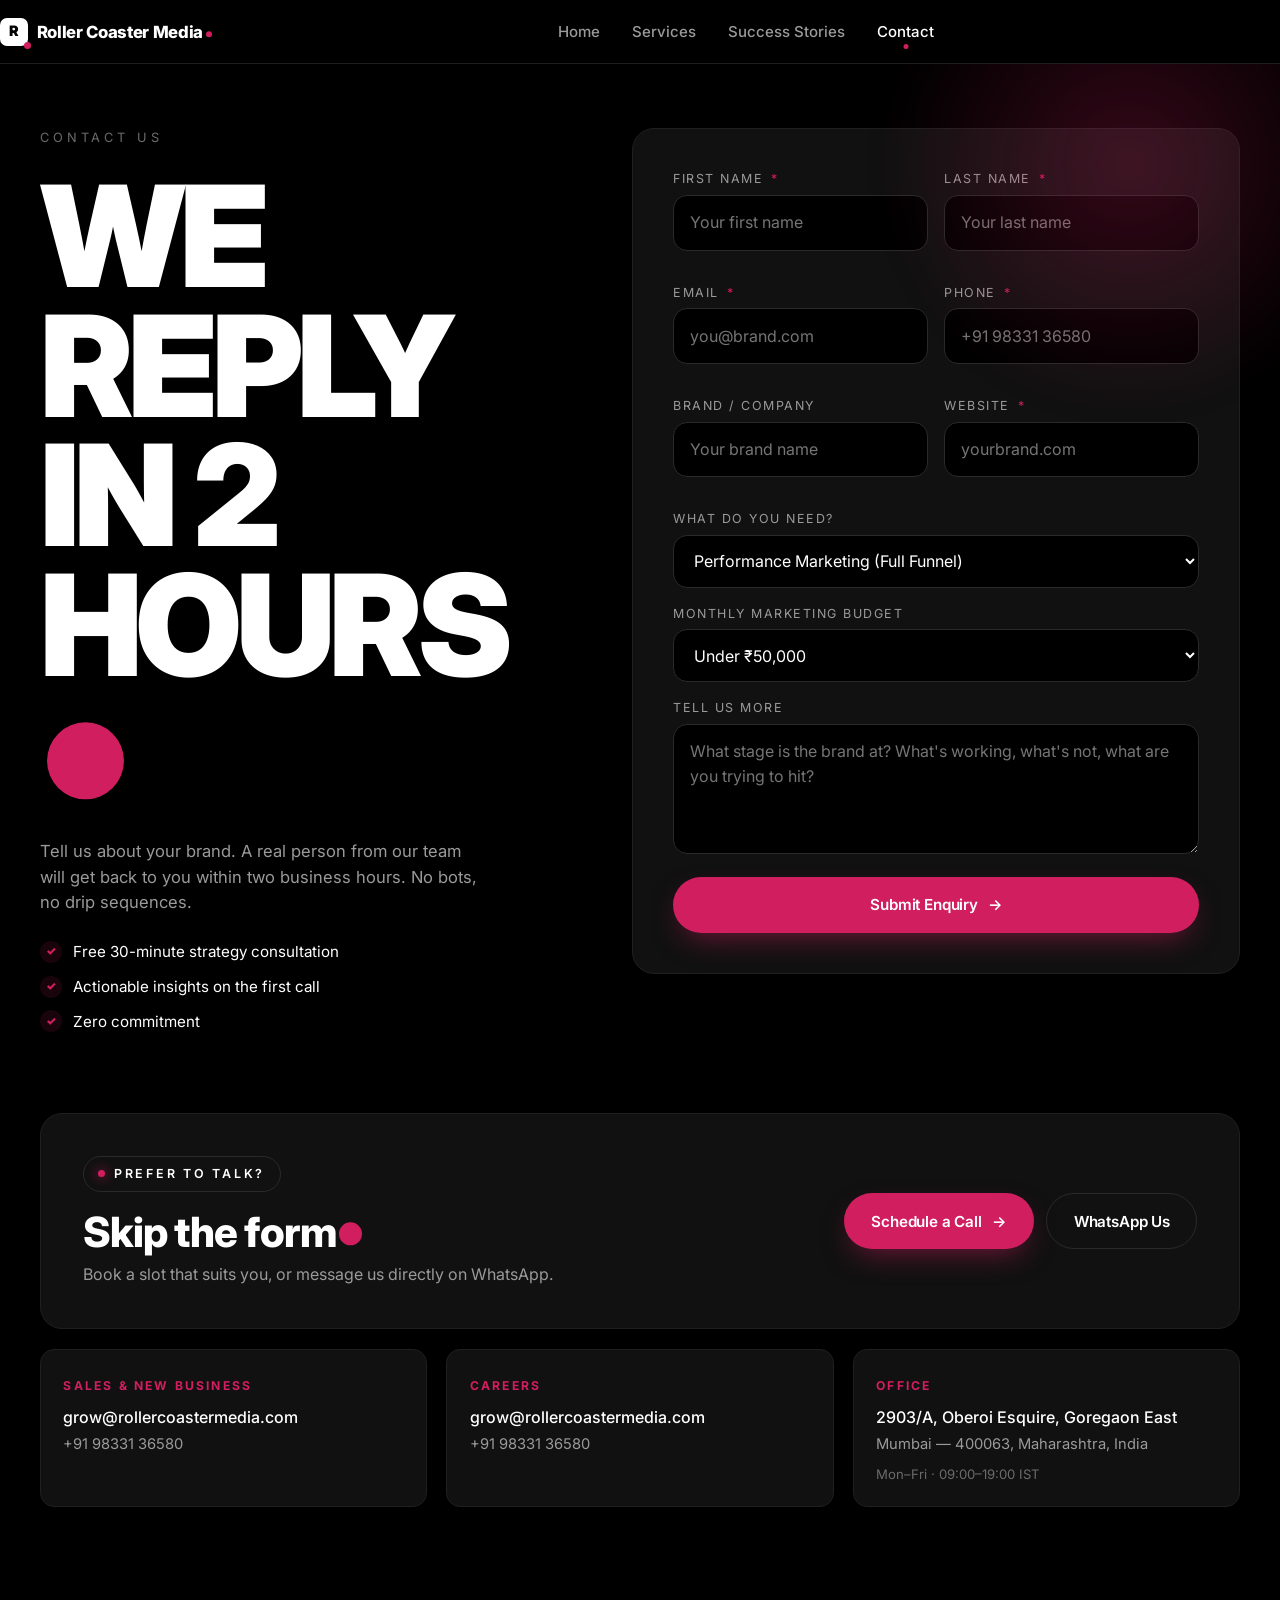
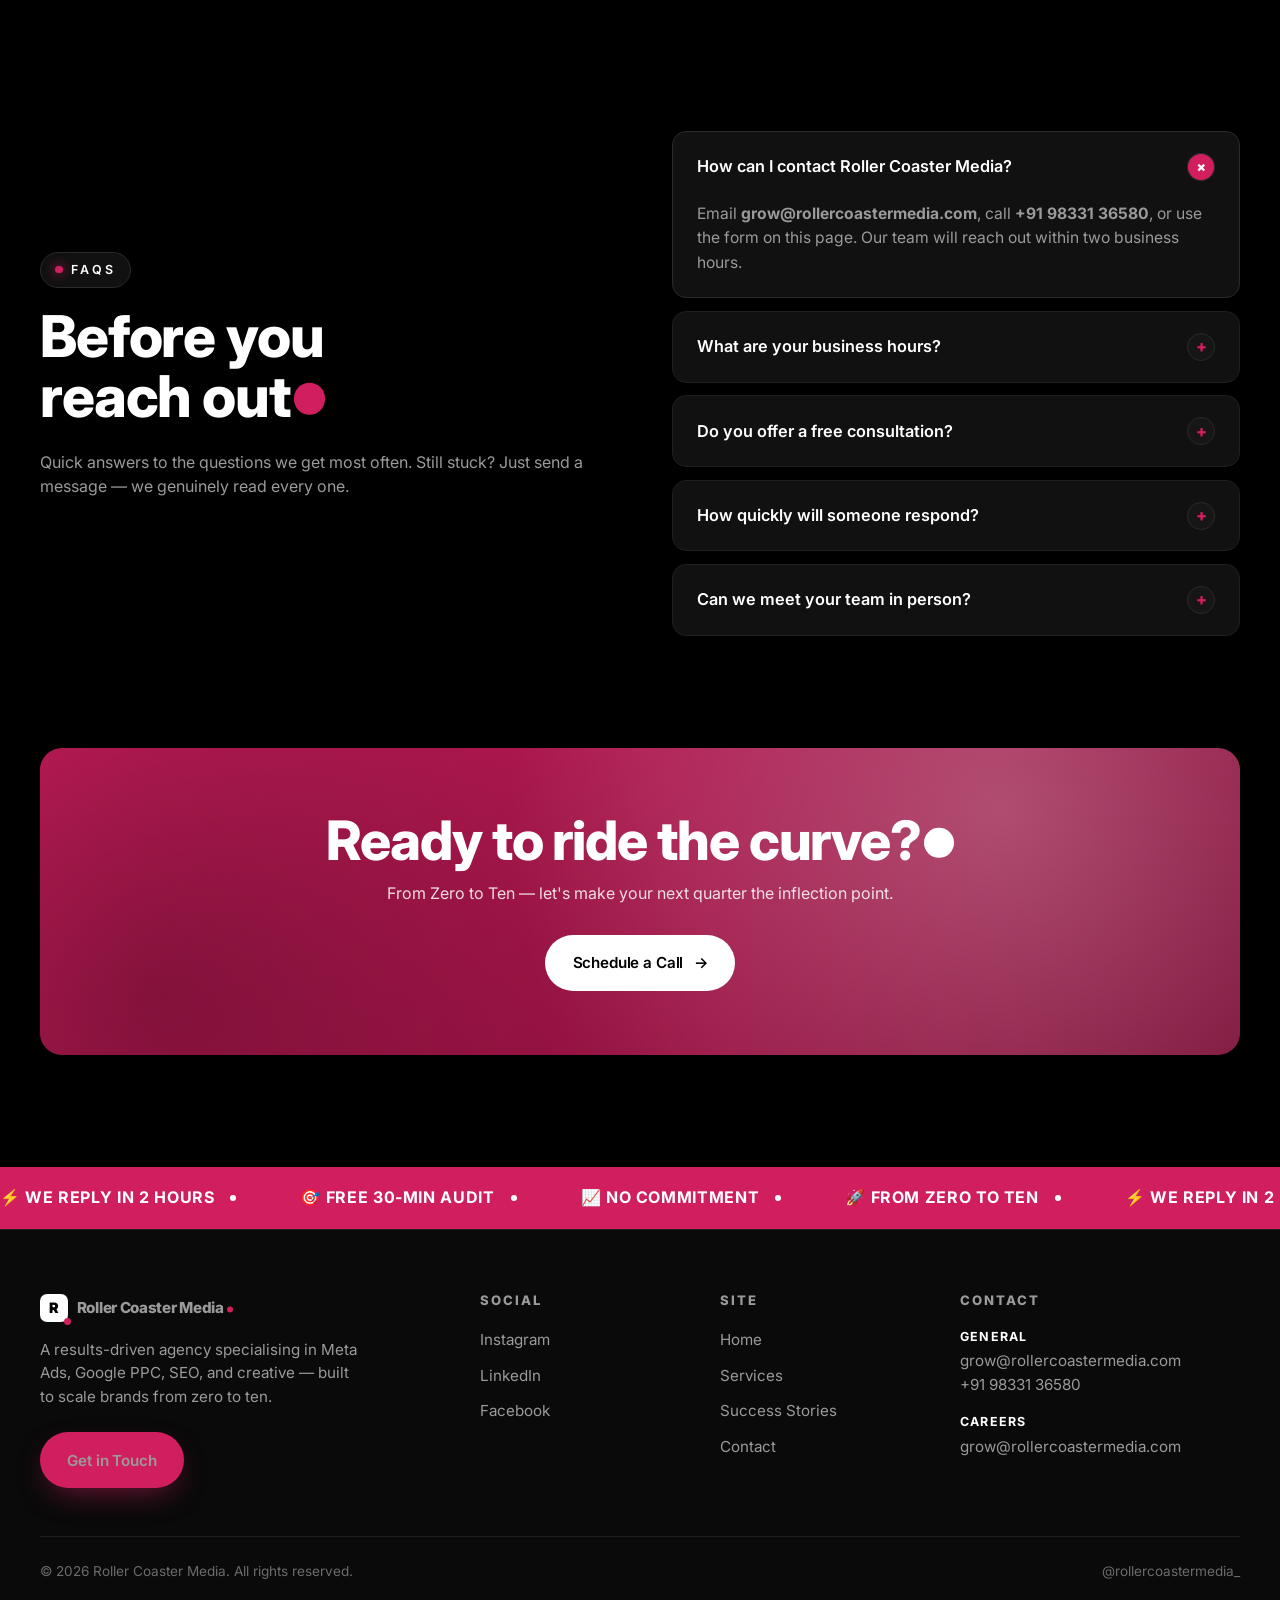
<file: contact/index.html>
<!DOCTYPE html>
<html lang="en">
<head>
<meta charset="UTF-8">
<meta name="viewport" content="width=device-width, initial-scale=1.0">
<link rel="icon" href="../favicon.ico" sizes="any">
<link rel="icon" href="../favicon.svg" type="image/svg+xml">
<link rel="icon" href="../favicon-32.png" type="image/png" sizes="32x32">
<link rel="apple-touch-icon" href="../apple-touch-icon.png">
<link rel="manifest" href="../site.webmanifest">
<meta name="theme-color" content="#000000">
<title>Contact — Roller Coaster Media</title>
<meta name="description" content="Talk to Roller Coaster Media. Book a free 30-minute strategy call. We reply in 2 hours.">
<link rel="preconnect" href="https://fonts.googleapis.com">
<link rel="preconnect" href="https://fonts.gstatic.com" crossorigin>
<link href="https://fonts.googleapis.com/css2?family=Inter:wght@400;500;600;700;800;900&display=swap" rel="stylesheet">
<link rel="stylesheet" href="../styles.css">
<!-- Meta Pixel Code -->
<script>
!function(f,b,e,v,n,t,s)
{if(f.fbq)return;n=f.fbq=function(){n.callMethod?
n.callMethod.apply(n,arguments):n.queue.push(arguments)};
if(!f._fbq)f._fbq=n;n.push=n;n.loaded=!0;n.version='2.0';
n.queue=[];t=b.createElement(e);t.async=!0;
t.src=v;s=b.getElementsByTagName(e)[0];
s.parentNode.insertBefore(t,s)}(window, document,'script',
'https://connect.facebook.net/en_US/fbevents.js');
fbq('init', '1390845873037111');
fbq('track', 'PageView');
</script>
<noscript><img height="1" width="1" style="display:none"
src="https://www.facebook.com/tr?id=1390845873037111&ev=PageView&noscript=1"
/></noscript>
<!-- End Meta Pixel Code -->
</head>
<body>

<!-- NAV -->
<header class="nav">
    <div class="container nav-inner">
        <a href="../" class="brand">
            <span class="mark">R</span>
            <span>Roller Coaster Media<span class="dot" style="background:var(--rcm-magenta);width:6px;height:6px;display:inline-block;border-radius:50%;margin-left:3px;"></span></span>
        </a>
        <ul class="nav-links">
            <li><a href="../">Home</a></li>
            <li><a href="../services/">Services</a></li>
            <li><a href="../success-stories/">Success Stories</a></li>
            <li><a href="../contact/" class="active">Contact</a></li>
        </ul>
        <div class="nav-cta">
            <button class="menu-toggle" aria-label="Open menu">
                <svg width="20" height="20" viewBox="0 0 24 24" fill="none" stroke="currentColor" stroke-width="2.2"><path d="M4 7h16M4 12h16M4 17h16"/></svg>
            </button>
        </div>
    </div>
</header>

<!-- CONTACT TOP: heading + form -->
<section class="hero contact-top" id="contact-form">
    <div class="container">
        <div class="contact-grid">
            <div class="contact-intro">
                <p class="hero-tag">Contact Us</p>
                <h1 class="contact-h1">We reply<br>in 2 hours<span class="dot"></span></h1>
                <p class="sub">Tell us about your brand. A real person from our team will get back to you within two business hours. No bots, no drip sequences.</p>
                <ul class="contact-points">
                    <li>Free 30-minute strategy consultation</li>
                    <li>Actionable insights on the first call</li>
                    <li>Zero commitment</li>
                </ul>
            </div>
            <div class="contact-form-wrap">
                <form class="form" data-sheet-form action="https://script.google.com/macros/s/AKfycbzqeGxx7K91PUz4SYm6stSV-z8j1O23VH8Z6y93THFn9aJOh1J8Rsta-XZ69FkCizVzPQ/exec" method="POST">
                    <div class="row">
                        <div class="field">
                            <label for="fname">First name <span class="req" aria-hidden="true">*</span></label>
                            <input id="fname" name="first_name" type="text" required placeholder="Your first name">
                        </div>
                        <div class="field">
                            <label for="lname">Last name <span class="req" aria-hidden="true">*</span></label>
                            <input id="lname" name="last_name" type="text" required placeholder="Your last name">
                        </div>
                    </div>
                    <div class="row">
                        <div class="field">
                            <label for="email">Email <span class="req" aria-hidden="true">*</span></label>
                            <input id="email" name="email" type="email" required placeholder="you@brand.com">
                        </div>
                        <div class="field">
                            <label for="phone">Phone <span class="req" aria-hidden="true">*</span></label>
                            <input id="phone" name="phone" type="tel" required pattern="[0-9\s\+\-\(\)]{7,}" title="Please enter a valid phone number" autocomplete="tel" placeholder="+91 98331 36580">
                        </div>
                    </div>
                    <div class="row">
                        <div class="field">
                            <label for="brand">Brand / Company</label>
                            <input id="brand" name="brand" type="text" placeholder="Your brand name">
                        </div>
                        <div class="field">
                            <label for="website">Website <span class="req" aria-hidden="true">*</span></label>
                            <input id="website" name="website" type="text" inputmode="url" required autocomplete="url" placeholder="yourbrand.com">
                        </div>
                    </div>
                    <div class="field">
                        <label for="service">What do you need?</label>
                        <select id="service" name="service">
                            <option>Performance Marketing (Full Funnel)</option>
                            <option>Meta Ads</option>
                            <option>Google PPC</option>
                            <option>SEO</option>
                            <option>Social Media Management</option>
                            <option>Creative &amp; Copy</option>
                            <option>Not sure yet — let's chat</option>
                        </select>
                    </div>
                    <div class="field">
                        <label for="budget">Monthly marketing budget</label>
                        <select id="budget" name="budget">
                            <option>Under ₹50,000</option>
                            <option>₹50,000 – ₹1,50,000</option>
                            <option>₹1,50,000 – ₹5,00,000</option>
                            <option>₹5,00,000 – ₹15,00,000</option>
                            <option>₹15,00,000+</option>
                        </select>
                    </div>
                    <div class="field">
                        <label for="msg">Tell us more</label>
                        <textarea id="msg" name="message" placeholder="What stage is the brand at? What's working, what's not, what are you trying to hit?"></textarea>
                    </div>
                    <!-- Honeypot anti-spam (bots fill this; humans don't see it) -->
                    <input type="text" name="_gotcha" style="display:none" tabindex="-1" autocomplete="off">
                    <button type="submit" class="btn btn-primary" style="width:100%;">Submit Enquiry <span class="arrow">→</span></button>
                    <p class="form-status" data-form-status style="margin:1rem 0 0;font-size:.9rem;color:var(--rcm-text-muted);display:none;"></p>
                </form>
            </div>
        </div>
    </div>
</section>

<!-- PREFER TO TALK: call + WhatsApp + details -->
<section style="padding-top:0;">
    <div class="container">
        <div class="talk-band reveal">
            <div>
                <span class="eyebrow">Prefer to talk?</span>
                <h2 style="margin-top:1.2rem;">Skip the form<span class="dot"></span></h2>
                <p style="margin:0;">Book a slot that suits you, or message us directly on WhatsApp.</p>
            </div>
            <div class="talk-actions">
                <a href="https://calendly.com/aayushkothari1997/30min" target="_blank" rel="noopener" class="btn btn-primary">Schedule a Call <span class="arrow">→</span></a>
                <a href="https://wa.me/919833136580" target="_blank" rel="noopener" class="btn btn-ghost">WhatsApp Us</a>
            </div>
        </div>

        <div class="contact-cards reveal">
            <div class="contact-card">
                <strong>Sales &amp; New Business</strong>
                <div class="main"><a href="mailto:grow@rollercoastermedia.com">grow@rollercoastermedia.com</a></div>
                <div class="sub2"><a href="tel:+919833136580">+91 98331 36580</a></div>
            </div>
            <div class="contact-card">
                <strong>Careers</strong>
                <div class="main"><a href="mailto:grow@rollercoastermedia.com">grow@rollercoastermedia.com</a></div>
                <div class="sub2"><a href="tel:+919833136580">+91 98331 36580</a></div>
            </div>
            <div class="contact-card">
                <strong>Office</strong>
                <div class="main">2903/A, Oberoi Esquire, Goregaon East</div>
                <div class="sub2">Mumbai &mdash; 400063, Maharashtra, India</div>
                <div class="hours">Mon–Fri · 09:00–19:00 IST</div>
            </div>
        </div>
    </div>
</section>

<!-- FAQ -->
<section>
    <div class="container">
        <div class="split">
            <div class="reveal">
                <span class="eyebrow">FAQs</span>
                <h2 style="margin-top:1.2rem;">Before you <br>reach out<span class="dot"></span></h2>
                <p>Quick answers to the questions we get most often. Still stuck? Just send a message — we genuinely read every one.</p>
            </div>
            <div class="faq-list reveal">
                <details class="faq" open>
                    <summary>How can I contact Roller Coaster Media?</summary>
                    <div class="body">Email <strong>grow@rollercoastermedia.com</strong>, call <strong>+91 98331 36580</strong>, or use the form on this page. Our team will reach out within two business hours.</div>
                </details>
                <details class="faq">
                    <summary>What are your business hours?</summary>
                    <div class="body">Monday to Friday, 9:00 AM – 7:00 PM IST. Messages received outside these hours get a reply on the next working day.</div>
                </details>
                <details class="faq">
                    <summary>Do you offer a free consultation?</summary>
                    <div class="body">Yes — every new conversation starts with a free 30-minute audit. We use it to understand your business and recommend the right approach. No commitment required.</div>
                </details>
                <details class="faq">
                    <summary>How quickly will someone respond?</summary>
                    <div class="body">Within two business hours on weekdays. If you reach out over the weekend, expect a reply by Monday morning IST.</div>
                </details>
                <details class="faq">
                    <summary>Can we meet your team in person?</summary>
                    <div class="body">In-person meetings can be arranged at our Mumbai office. Most discovery calls happen over Google Meet or Zoom — it's faster and lets us share screens.</div>
                </details>
            </div>
        </div>
    </div>
</section>

<!-- BIG CTA -->
<section style="padding-top:0;">
    <div class="container">
        <div class="cta-band reveal">
            <h2>Ready to ride the curve?<span class="dot" style="background:#fff;"></span></h2>
            <p>From Zero to Ten — let's make your next quarter the inflection point.</p>
            <a href="https://calendly.com/aayushkothari1997/30min" target="_blank" rel="noopener" class="btn btn-white">Schedule a Call <span class="arrow">→</span></a>
        </div>
    </div>
</section>

<!-- TICKER -->
<div class="ticker marquee">
    <div class="marquee-track">
        <span class="marquee-item">⚡ WE REPLY IN 2 HOURS</span>
        <span class="marquee-item">🎯 FREE 30-MIN AUDIT</span>
        <span class="marquee-item">📈 NO COMMITMENT</span>
        <span class="marquee-item">🚀 FROM ZERO TO TEN</span>
        <span class="marquee-item">⚡ WE REPLY IN 2 HOURS</span>
        <span class="marquee-item">🎯 FREE 30-MIN AUDIT</span>
        <span class="marquee-item">📈 NO COMMITMENT</span>
        <span class="marquee-item">🚀 FROM ZERO TO TEN</span>
    </div>
</div>

<!-- FOOTER -->
<footer class="footer">
    <div class="container">
        <div class="footer-grid">
            <div class="brand-block">
                <a href="../" class="brand">
                    <span class="mark">R</span>
                    <span>Roller Coaster Media<span class="dot" style="background:var(--rcm-magenta);width:6px;height:6px;display:inline-block;border-radius:50%;margin-left:3px;"></span></span>
                </a>
                <p>A results-driven agency specialising in Meta Ads, Google PPC, SEO, and creative — built to scale brands from zero to ten.</p>
                <a href="https://calendly.com/aayushkothari1997/30min" target="_blank" rel="noopener" class="btn btn-primary">Get in Touch</a>
            </div>
            <div>
                <h4>Social</h4>
                <ul>
                    <li><a href="https://www.instagram.com/rollercoastermedia_?utm_source=ig_web_button_share_sheet&amp;igsh=ZDNlZDc0MzIxNw==" target="_blank" rel="noopener">Instagram</a></li>
                    <li><a href="https://www.linkedin.com/company/roller-coaster-media/?viewAsMember=true" target="_blank" rel="noopener">LinkedIn</a></li>
                    <li><a href="https://www.facebook.com/profile.php?id=61573423359016" target="_blank" rel="noopener">Facebook</a></li>
                </ul>
            </div>
            <div>
                <h4>Site</h4>
                <ul>
                    <li><a href="../">Home</a></li>
                    <li><a href="../services/">Services</a></li>
                    <li><a href="../success-stories/">Success Stories</a></li>
                    <li><a href="../contact/">Contact</a></li>
                </ul>
            </div>
            <div>
                <h4>Contact</h4>
                <div class="contact-item">
                    <strong>General</strong>
                    <a href="mailto:grow@rollercoastermedia.com">grow@rollercoastermedia.com</a><br><a href="tel:+919833136580">+91 98331 36580</a>
                </div>
                <div class="contact-item" style="margin-top:1rem;">
                    <strong>Careers</strong>
                    <a href="mailto:grow@rollercoastermedia.com">grow@rollercoastermedia.com</a>
                </div>
            </div>
        </div>
        <div class="footer-bottom">
            <div>© <span data-year>2026</span> Roller Coaster Media. All rights reserved.</div>
            <div>@rollercoastermedia_</div>
        </div>
    </div>
</footer>

<script src="../script.js"></script>
</body>
</html>
</file>
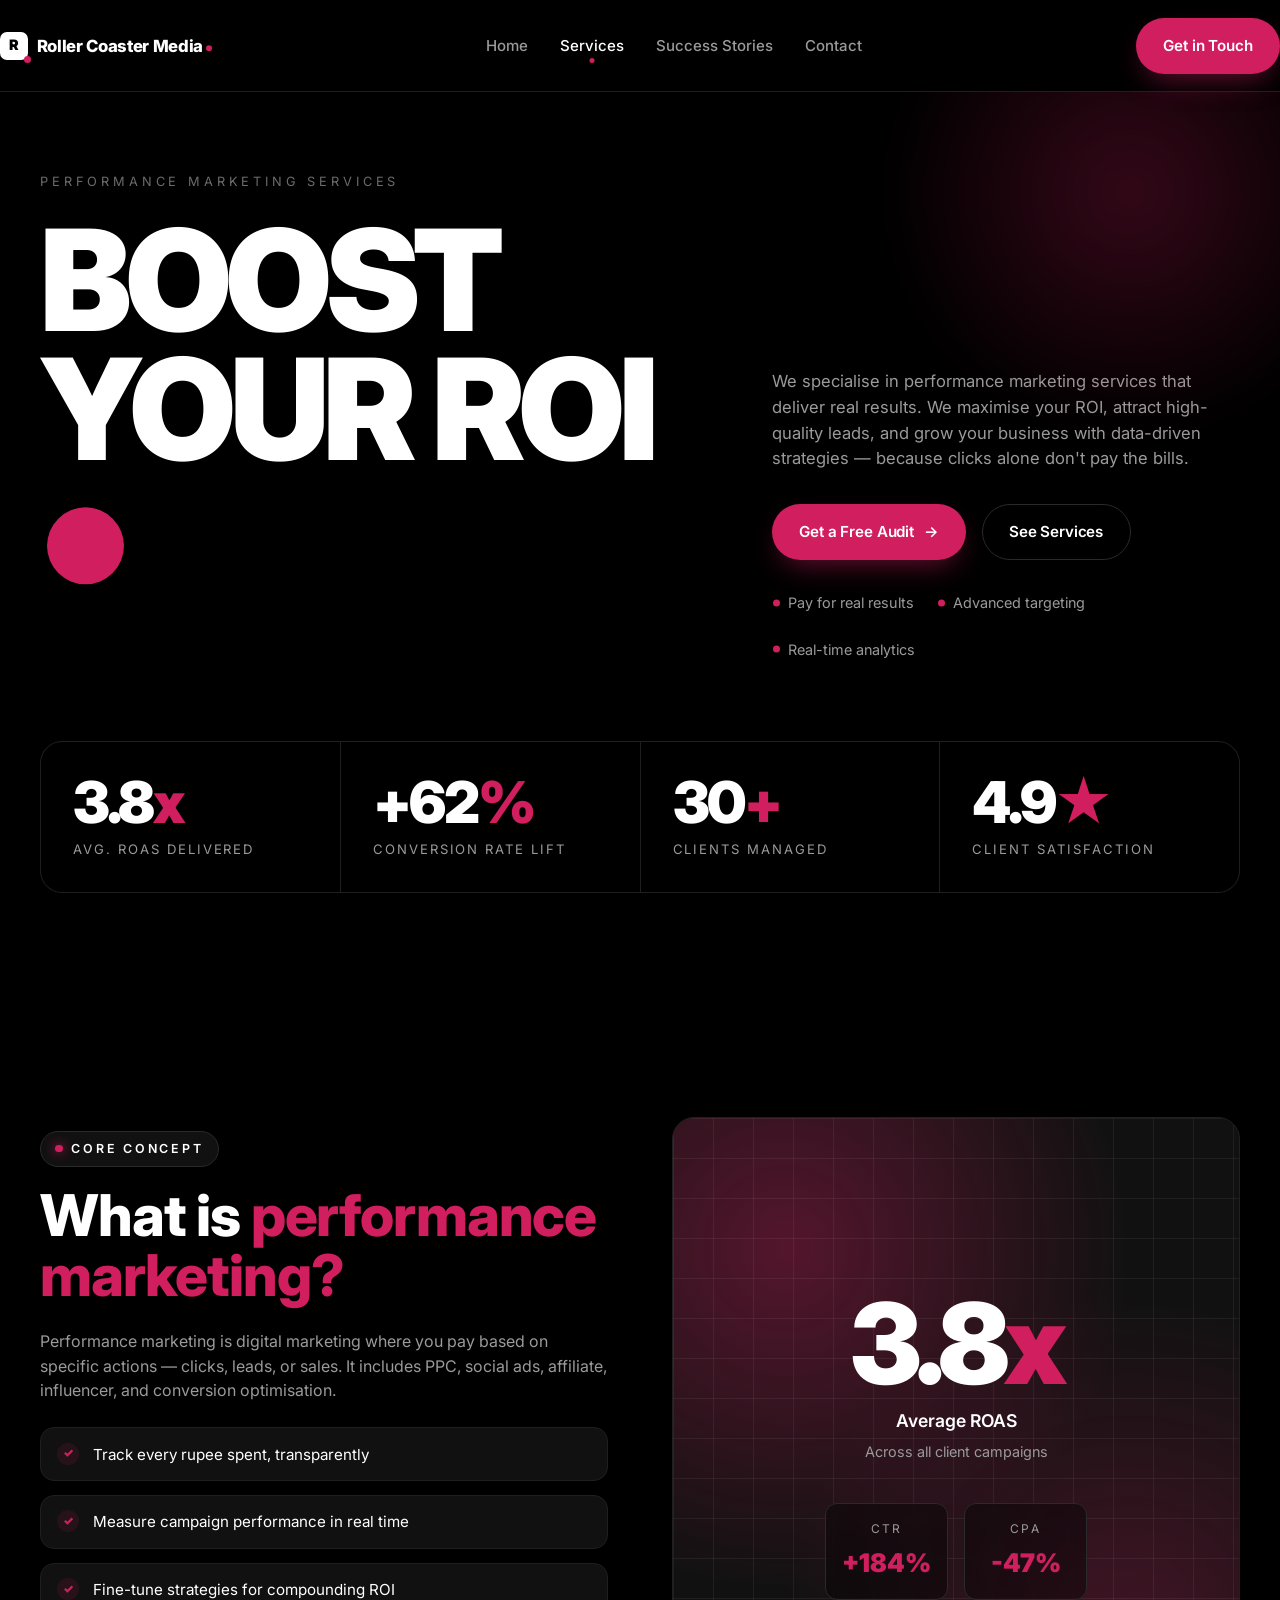
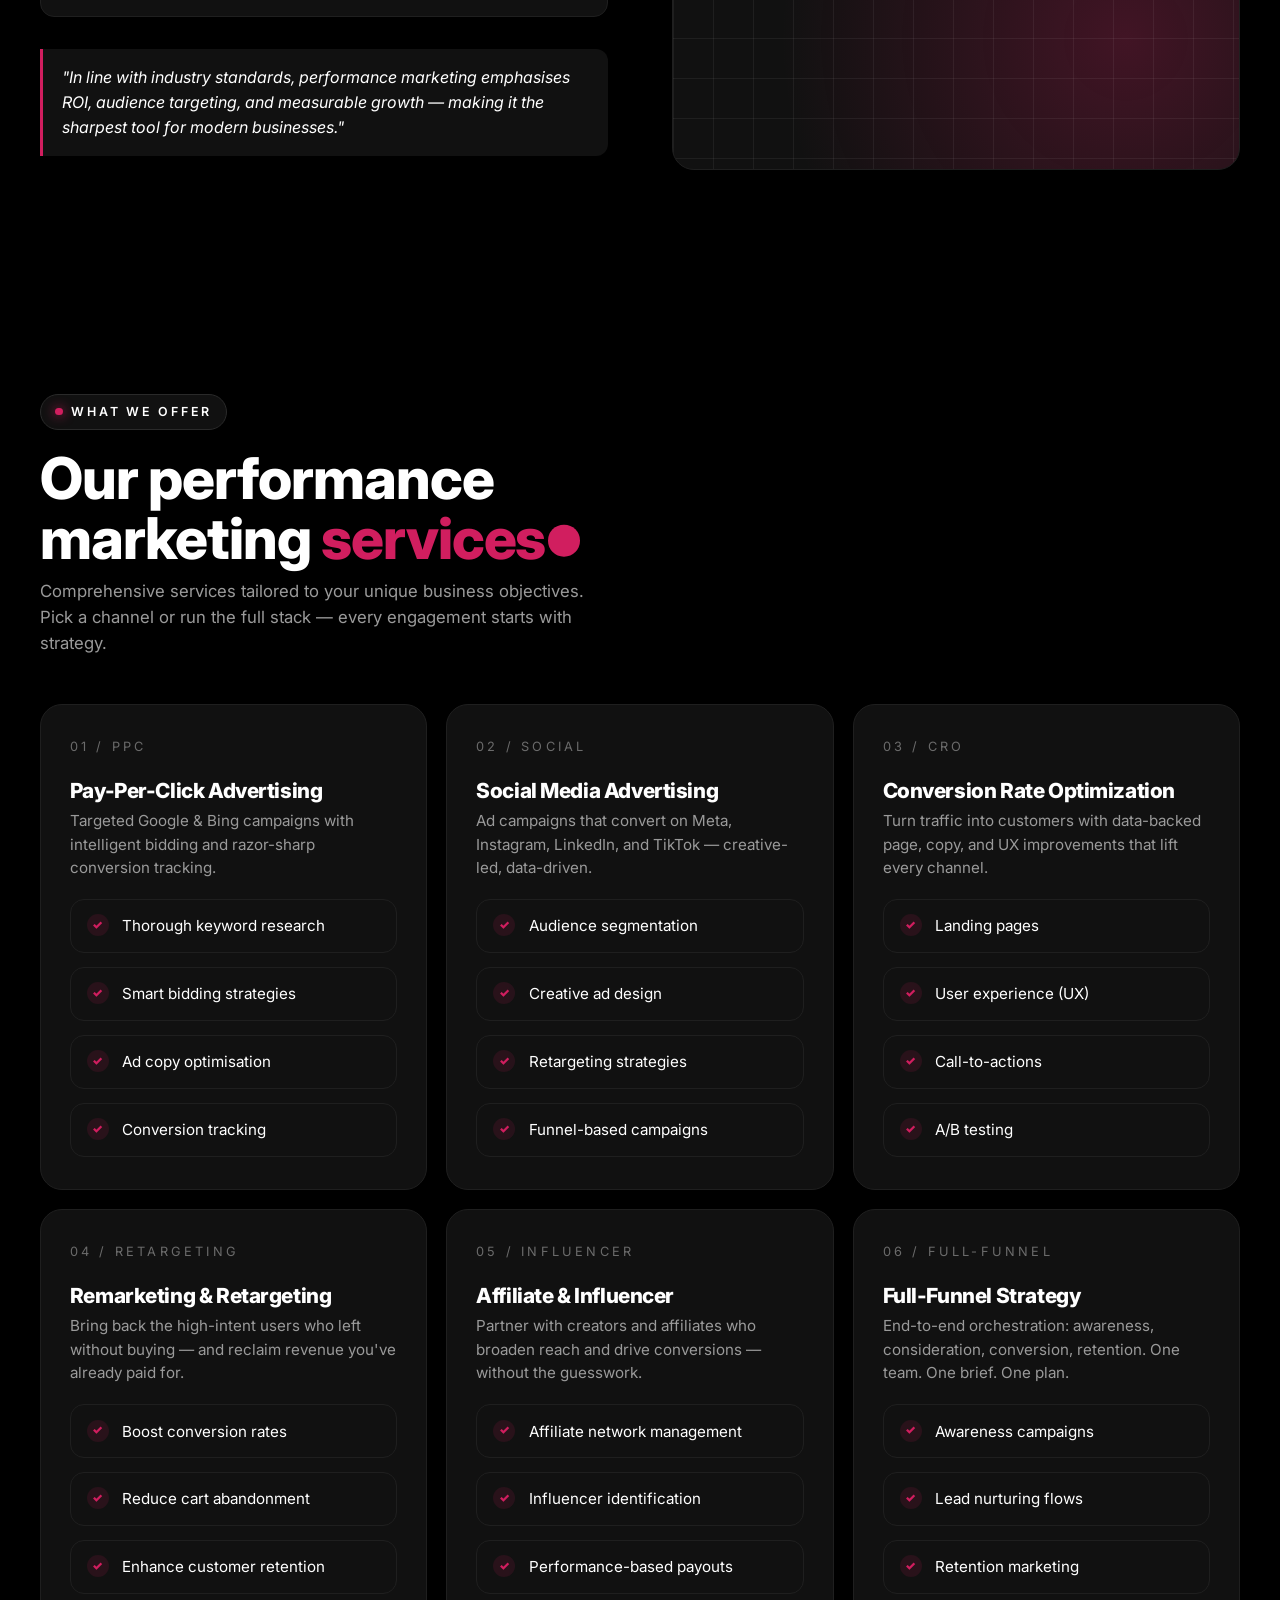
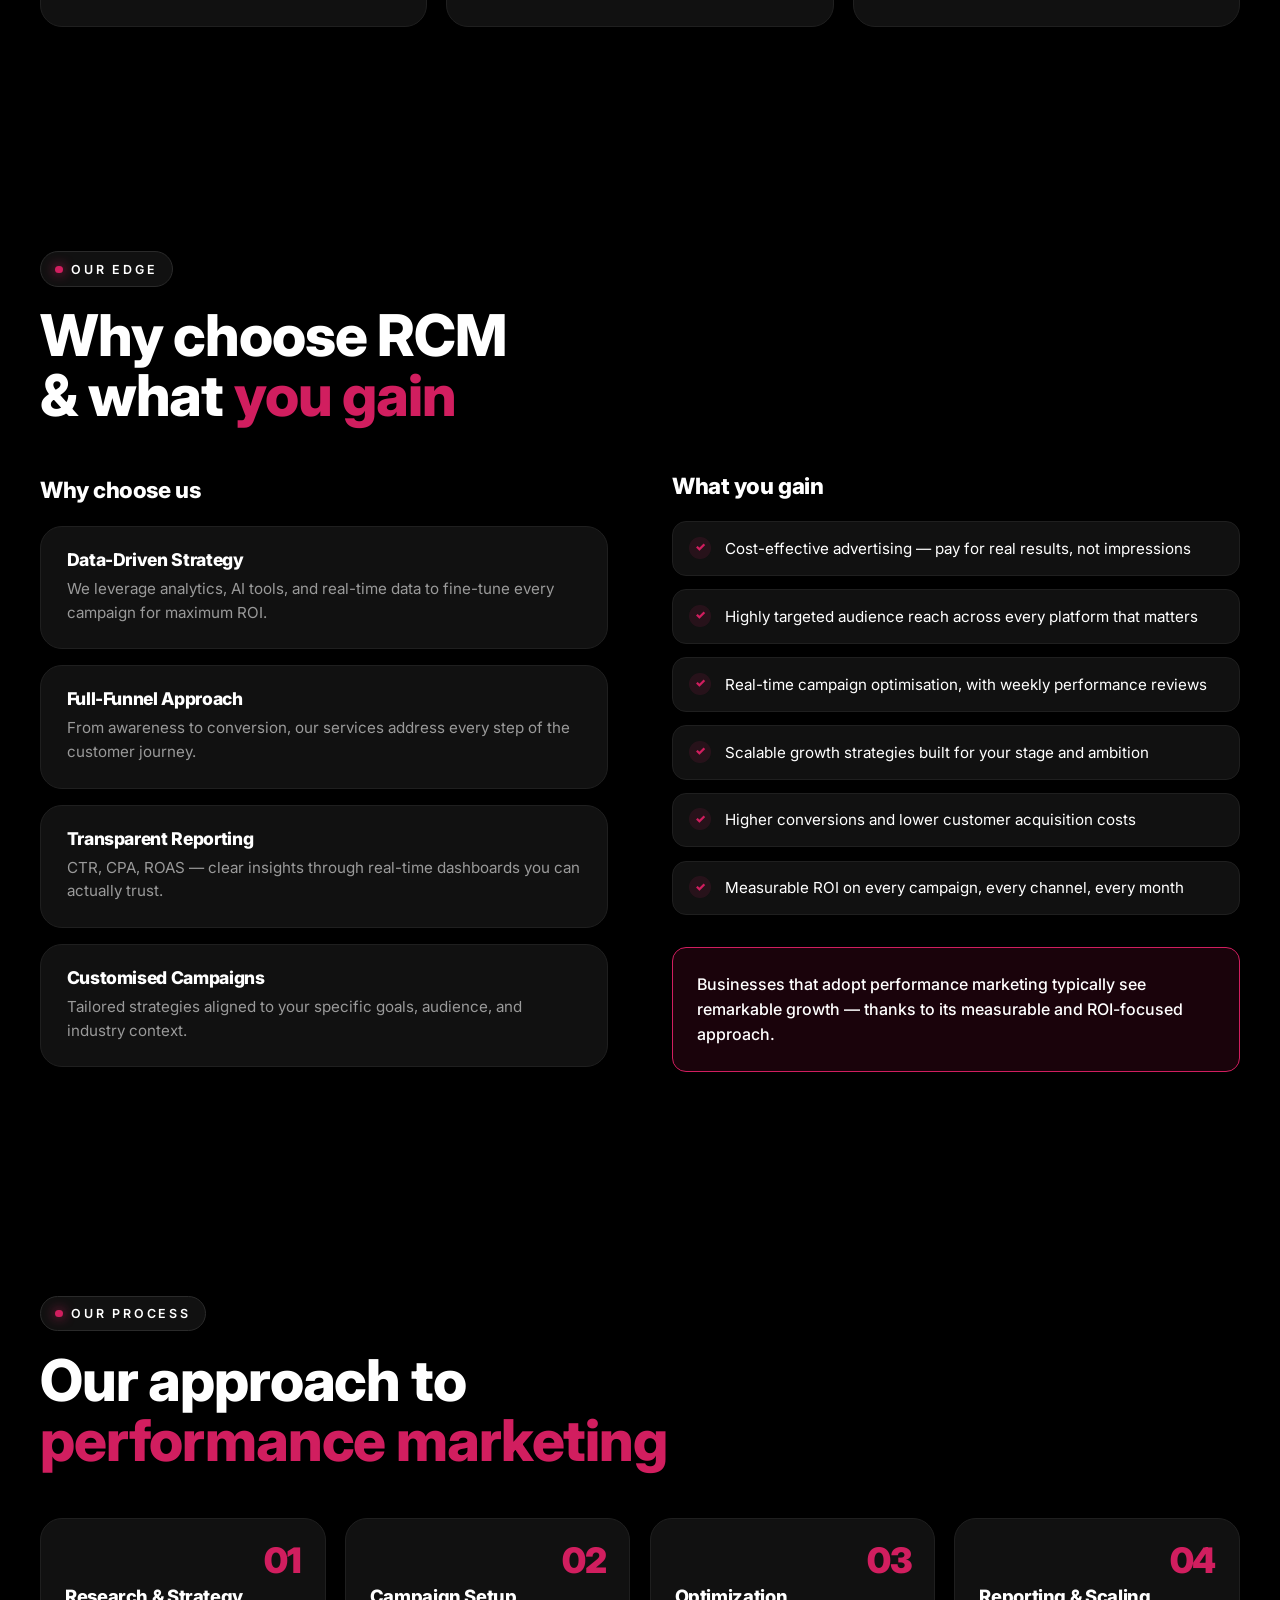
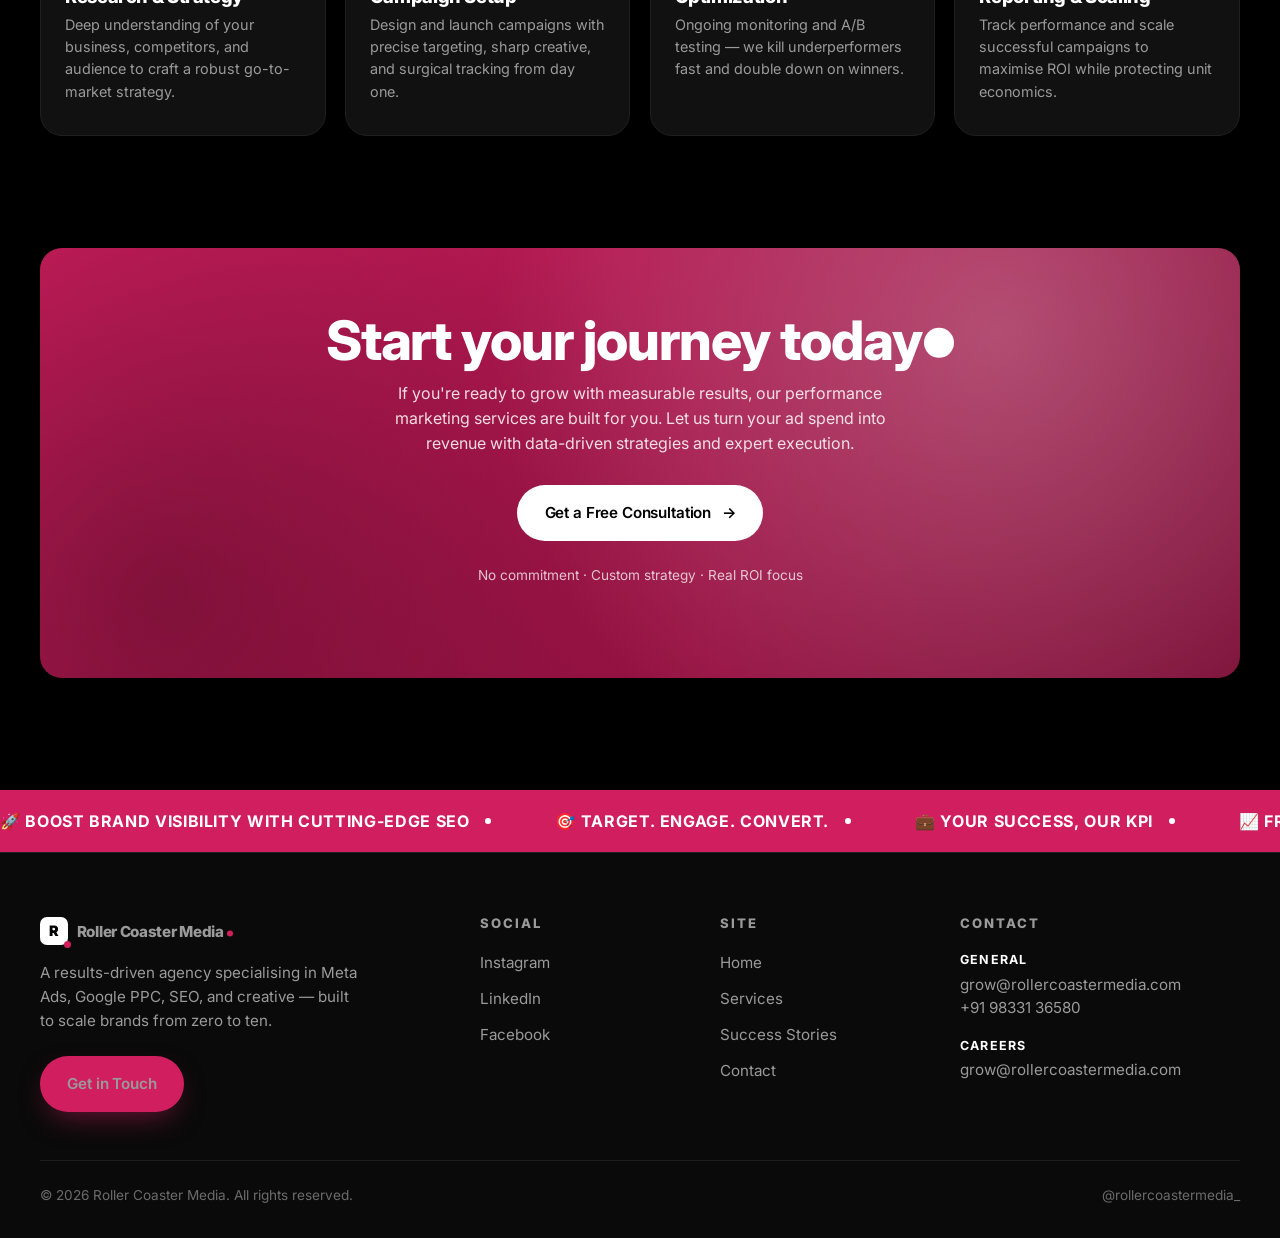
<file: services/index.html>
<!DOCTYPE html>
<html lang="en">
<head>
<meta charset="UTF-8">
<meta name="viewport" content="width=device-width, initial-scale=1.0">
<link rel="icon" href="../favicon.ico" sizes="any">
<link rel="icon" href="../favicon.svg" type="image/svg+xml">
<link rel="icon" href="../favicon-32.png" type="image/png" sizes="32x32">
<link rel="apple-touch-icon" href="../apple-touch-icon.png">
<link rel="manifest" href="../site.webmanifest">
<meta name="theme-color" content="#000000">
<title>Services — Roller Coaster Media</title>
<meta name="description" content="Performance marketing services that deliver. PPC, social ads, CRO, retargeting, influencer, and full-funnel strategy by Roller Coaster Media.">
<link rel="preconnect" href="https://fonts.googleapis.com">
<link rel="preconnect" href="https://fonts.gstatic.com" crossorigin>
<link href="https://fonts.googleapis.com/css2?family=Inter:wght@400;500;600;700;800;900&display=swap" rel="stylesheet">
<link rel="stylesheet" href="../styles.css">
<!-- Meta Pixel Code -->
<script>
!function(f,b,e,v,n,t,s)
{if(f.fbq)return;n=f.fbq=function(){n.callMethod?
n.callMethod.apply(n,arguments):n.queue.push(arguments)};
if(!f._fbq)f._fbq=n;n.push=n;n.loaded=!0;n.version='2.0';
n.queue=[];t=b.createElement(e);t.async=!0;
t.src=v;s=b.getElementsByTagName(e)[0];
s.parentNode.insertBefore(t,s)}(window, document,'script',
'https://connect.facebook.net/en_US/fbevents.js');
fbq('init', '1390845873037111');
fbq('track', 'PageView');
</script>
<noscript><img height="1" width="1" style="display:none"
src="https://www.facebook.com/tr?id=1390845873037111&ev=PageView&noscript=1"
/></noscript>
<!-- End Meta Pixel Code -->
</head>
<body>

<!-- NAV -->
<header class="nav">
    <div class="container nav-inner">
        <a href="../" class="brand">
            <span class="mark">R</span>
            <span>Roller Coaster Media<span class="dot" style="background:var(--rcm-magenta);width:6px;height:6px;display:inline-block;border-radius:50%;margin-left:3px;"></span></span>
        </a>
        <ul class="nav-links">
            <li><a href="../">Home</a></li>
            <li><a href="../services/" class="active">Services</a></li>
            <li><a href="../success-stories/">Success Stories</a></li>
            <li><a href="../contact/">Contact</a></li>
        </ul>
        <div class="nav-cta">
            <a href="../contact/" class="btn btn-primary">Get in Touch</a>
            <button class="menu-toggle" aria-label="Open menu">
                <svg width="20" height="20" viewBox="0 0 24 24" fill="none" stroke="currentColor" stroke-width="2.2"><path d="M4 7h16M4 12h16M4 17h16"/></svg>
            </button>
        </div>
    </div>
</header>

<!-- HERO -->
<section class="hero">
    <div class="container">
        <p class="hero-tag">Performance Marketing Services</p>
        <div class="hero-grid">
            <div>
                <h1>
                    <span class="line">Boost</span>
                    <span class="line">Your ROI<span class="dot"></span></span>
                </h1>
            </div>
            <div>
                <p class="sub">We specialise in performance marketing services that deliver real results. We maximise your ROI, attract high-quality leads, and grow your business with data-driven strategies — because clicks alone don't pay the bills.</p>
                <div class="hero-actions">
                    <a href="../contact/" class="btn btn-primary">Get a Free Audit <span class="arrow">→</span></a>
                    <a href="#services-list" class="btn btn-ghost">See Services</a>
                </div>
                <div style="display:flex;gap:1.5rem;flex-wrap:wrap;margin-top:2rem;">
                    <div style="display:flex;align-items:center;gap:.5rem;font-size:.9rem;color:var(--rcm-text-muted);"><span class="dot" style="width:7px;height:7px;"></span>Pay for real results</div>
                    <div style="display:flex;align-items:center;gap:.5rem;font-size:.9rem;color:var(--rcm-text-muted);"><span class="dot" style="width:7px;height:7px;"></span>Advanced targeting</div>
                    <div style="display:flex;align-items:center;gap:.5rem;font-size:.9rem;color:var(--rcm-text-muted);"><span class="dot" style="width:7px;height:7px;"></span>Real-time analytics</div>
                </div>
            </div>
        </div>
    </div>
</section>

<!-- KEY STATS -->
<section style="padding-top:0;">
    <div class="container">
        <div class="stats reveal">
            <div class="stat"><div class="n">3.8<span class="accent">x</span></div><div class="l">Avg. ROAS Delivered</div></div>
            <div class="stat"><div class="n">+62<span class="accent">%</span></div><div class="l">Conversion Rate Lift</div></div>
            <div class="stat"><div class="n">30<span class="accent">+</span></div><div class="l">Clients Managed</div></div>
            <div class="stat"><div class="n">4.9<span class="accent">★</span></div><div class="l">Client Satisfaction</div></div>
        </div>
    </div>
</section>

<!-- CORE CONCEPT -->
<section>
    <div class="container">
        <div class="split">
            <div class="reveal">
                <span class="eyebrow">Core Concept</span>
                <h2 style="margin-top:1.2rem;">What is <span class="accent">performance marketing?</span></h2>
                <p>Performance marketing is digital marketing where you pay based on specific actions — clicks, leads, or sales. It includes PPC, social ads, affiliate, influencer, and conversion optimisation.</p>
                <ul class="bullets" style="margin-top:1.5rem;">
                    <li>Track every rupee spent, transparently</li>
                    <li>Measure campaign performance in real time</li>
                    <li>Fine-tune strategies for compounding ROI</li>
                </ul>
                <div style="border-left:3px solid var(--rcm-magenta);padding:1rem 1.2rem;margin-top:2rem;background:var(--rcm-surface);border-radius:0 12px 12px 0;">
                    <p style="margin:0;color:#fff;font-style:italic;">"In line with industry standards, performance marketing emphasises ROI, audience targeting, and measurable growth — making it the sharpest tool for modern businesses."</p>
                </div>
            </div>
            <div class="split-visual reveal" style="aspect-ratio: 4/4.6;">
                <div class="chart-grid"></div>
                <div style="position:relative;z-index:2;text-align:center;padding:2rem;">
                    <div style="font-size:clamp(4rem,9vw,7rem);font-weight:900;letter-spacing:-0.05em;line-height:1;">3.8<span class="accent">x</span></div>
                    <div style="font-size:1.1rem;font-weight:600;margin-top:.5rem;">Average ROAS</div>
                    <div style="font-size:.9rem;color:var(--rcm-text-muted);margin-top:.4rem;">Across all client campaigns</div>
                    <div style="margin-top:2.5rem;display:grid;grid-template-columns:1fr 1fr;gap:1rem;">
                        <div style="background:rgba(0,0,0,.4);border:1px solid var(--rcm-border-strong);padding:1rem;border-radius:12px;backdrop-filter:blur(8px);">
                            <div style="font-size:.75rem;letter-spacing:.18em;text-transform:uppercase;color:var(--rcm-text-muted);">CTR</div>
                            <div style="font-size:1.6rem;font-weight:900;color:var(--rcm-magenta);margin-top:.3rem;">+184%</div>
                        </div>
                        <div style="background:rgba(0,0,0,.4);border:1px solid var(--rcm-border-strong);padding:1rem;border-radius:12px;backdrop-filter:blur(8px);">
                            <div style="font-size:.75rem;letter-spacing:.18em;text-transform:uppercase;color:var(--rcm-text-muted);">CPA</div>
                            <div style="font-size:1.6rem;font-weight:900;color:var(--rcm-magenta);margin-top:.3rem;">-47%</div>
                        </div>
                    </div>
                </div>
            </div>
        </div>
    </div>
</section>

<!-- WHAT WE OFFER -->
<section id="services-list">
    <div class="container">
        <div class="section-head reveal">
            <span class="eyebrow">What we offer</span>
            <h2 style="margin-top:1.2rem;">Our performance <br>marketing <span class="accent">services</span><span class="dot"></span></h2>
            <p>Comprehensive services tailored to your unique business objectives. Pick a channel or run the full stack — every engagement starts with strategy.</p>
        </div>
        <div class="cards">
            <div class="card reveal">
                <span class="num">01 / PPC</span>
                <h3>Pay-Per-Click Advertising</h3>
                <p>Targeted Google & Bing campaigns with intelligent bidding and razor-sharp conversion tracking.</p>
                <ul class="bullets" style="margin-top:1.2rem;">
                    <li>Thorough keyword research</li>
                    <li>Smart bidding strategies</li>
                    <li>Ad copy optimisation</li>
                    <li>Conversion tracking</li>
                </ul>
            </div>
            <div class="card reveal">
                <span class="num">02 / SOCIAL</span>
                <h3>Social Media Advertising</h3>
                <p>Ad campaigns that convert on Meta, Instagram, LinkedIn, and TikTok — creative-led, data-driven.</p>
                <ul class="bullets" style="margin-top:1.2rem;">
                    <li>Audience segmentation</li>
                    <li>Creative ad design</li>
                    <li>Retargeting strategies</li>
                    <li>Funnel-based campaigns</li>
                </ul>
            </div>
            <div class="card reveal">
                <span class="num">03 / CRO</span>
                <h3>Conversion Rate Optimization</h3>
                <p>Turn traffic into customers with data-backed page, copy, and UX improvements that lift every channel.</p>
                <ul class="bullets" style="margin-top:1.2rem;">
                    <li>Landing pages</li>
                    <li>User experience (UX)</li>
                    <li>Call-to-actions</li>
                    <li>A/B testing</li>
                </ul>
            </div>
            <div class="card reveal">
                <span class="num">04 / RETARGETING</span>
                <h3>Remarketing & Retargeting</h3>
                <p>Bring back the high-intent users who left without buying — and reclaim revenue you've already paid for.</p>
                <ul class="bullets" style="margin-top:1.2rem;">
                    <li>Boost conversion rates</li>
                    <li>Reduce cart abandonment</li>
                    <li>Enhance customer retention</li>
                </ul>
            </div>
            <div class="card reveal">
                <span class="num">05 / INFLUENCER</span>
                <h3>Affiliate & Influencer</h3>
                <p>Partner with creators and affiliates who broaden reach and drive conversions — without the guesswork.</p>
                <ul class="bullets" style="margin-top:1.2rem;">
                    <li>Affiliate network management</li>
                    <li>Influencer identification</li>
                    <li>Performance-based payouts</li>
                </ul>
            </div>
            <div class="card reveal">
                <span class="num">06 / FULL-FUNNEL</span>
                <h3>Full-Funnel Strategy</h3>
                <p>End-to-end orchestration: awareness, consideration, conversion, retention. One team. One brief. One plan.</p>
                <ul class="bullets" style="margin-top:1.2rem;">
                    <li>Awareness campaigns</li>
                    <li>Lead nurturing flows</li>
                    <li>Retention marketing</li>
                </ul>
            </div>
        </div>
    </div>
</section>

<!-- WHY US / WHAT YOU GAIN -->
<section>
    <div class="container">
        <div class="section-head reveal">
            <span class="eyebrow">Our edge</span>
            <h2 style="margin-top:1.2rem;">Why choose RCM <br>& what <span class="accent">you gain</span></h2>
        </div>
        <div class="split">
            <div class="reveal">
                <h3 style="margin-bottom:1.5rem;font-size:1.4rem;">Why choose us</h3>
                <div class="cards" style="grid-template-columns:1fr;gap:1rem;">
                    <div class="card" style="padding:1.5rem 1.6rem;">
                        <h3 style="font-size:1.1rem;">Data-Driven Strategy</h3>
                        <p style="margin:0;font-size:.95rem;">We leverage analytics, AI tools, and real-time data to fine-tune every campaign for maximum ROI.</p>
                    </div>
                    <div class="card" style="padding:1.5rem 1.6rem;">
                        <h3 style="font-size:1.1rem;">Full-Funnel Approach</h3>
                        <p style="margin:0;font-size:.95rem;">From awareness to conversion, our services address every step of the customer journey.</p>
                    </div>
                    <div class="card" style="padding:1.5rem 1.6rem;">
                        <h3 style="font-size:1.1rem;">Transparent Reporting</h3>
                        <p style="margin:0;font-size:.95rem;">CTR, CPA, ROAS — clear insights through real-time dashboards you can actually trust.</p>
                    </div>
                    <div class="card" style="padding:1.5rem 1.6rem;">
                        <h3 style="font-size:1.1rem;">Customised Campaigns</h3>
                        <p style="margin:0;font-size:.95rem;">Tailored strategies aligned to your specific goals, audience, and industry context.</p>
                    </div>
                </div>
            </div>
            <div class="reveal">
                <h3 style="margin-bottom:1.5rem;font-size:1.4rem;">What you gain</h3>
                <ul class="bullets">
                    <li>Cost-effective advertising — pay for real results, not impressions</li>
                    <li>Highly targeted audience reach across every platform that matters</li>
                    <li>Real-time campaign optimisation, with weekly performance reviews</li>
                    <li>Scalable growth strategies built for your stage and ambition</li>
                    <li>Higher conversions and lower customer acquisition costs</li>
                    <li>Measurable ROI on every campaign, every channel, every month</li>
                </ul>
                <div style="margin-top:2rem;padding:1.5rem;background:var(--rcm-magenta-soft);border:1px solid var(--rcm-magenta);border-radius:14px;">
                    <p style="margin:0;color:#fff;font-weight:500;">Businesses that adopt performance marketing typically see remarkable growth — thanks to its measurable and ROI-focused approach.</p>
                </div>
            </div>
        </div>
    </div>
</section>

<!-- PROCESS -->
<section>
    <div class="container">
        <div class="section-head reveal">
            <span class="eyebrow">Our process</span>
            <h2 style="margin-top:1.2rem;">Our approach to <br><span class="accent">performance marketing</span></h2>
        </div>
        <div class="process">
            <div class="step reveal">
                <h3>Research & Strategy</h3>
                <p>Deep understanding of your business, competitors, and audience to craft a robust go-to-market strategy.</p>
            </div>
            <div class="step reveal">
                <h3>Campaign Setup</h3>
                <p>Design and launch campaigns with precise targeting, sharp creative, and surgical tracking from day one.</p>
            </div>
            <div class="step reveal">
                <h3>Optimization</h3>
                <p>Ongoing monitoring and A/B testing — we kill underperformers fast and double down on winners.</p>
            </div>
            <div class="step reveal">
                <h3>Reporting & Scaling</h3>
                <p>Track performance and scale successful campaigns to maximise ROI while protecting unit economics.</p>
            </div>
        </div>
    </div>
</section>

<!-- BIG CTA -->
<section style="padding-top:0;">
    <div class="container">
        <div class="cta-band reveal">
            <h2>Start your journey today<span class="dot" style="background:#fff;"></span></h2>
            <p>If you're ready to grow with measurable results, our performance marketing services are built for you. Let us turn your ad spend into revenue with data-driven strategies and expert execution.</p>
            <div style="display:flex;justify-content:center;gap:1rem;flex-wrap:wrap;">
                <a href="../contact/" class="btn btn-white">Get a Free Consultation <span class="arrow">→</span></a>
            </div>
            <p style="margin-top:1.5rem;font-size:.85rem;color:rgba(255,255,255,.75);">No commitment · Custom strategy · Real ROI focus</p>
        </div>
    </div>
</section>

<!-- TICKER -->
<div class="ticker marquee">
    <div class="marquee-track">
        <span class="marquee-item">🚀 BOOST BRAND VISIBILITY WITH CUTTING-EDGE SEO</span>
        <span class="marquee-item">🎯 TARGET. ENGAGE. CONVERT.</span>
        <span class="marquee-item">💼 YOUR SUCCESS, OUR KPI</span>
        <span class="marquee-item">📈 FROM ZERO TO TEN</span>
        <span class="marquee-item">🚀 BOOST BRAND VISIBILITY WITH CUTTING-EDGE SEO</span>
        <span class="marquee-item">🎯 TARGET. ENGAGE. CONVERT.</span>
        <span class="marquee-item">💼 YOUR SUCCESS, OUR KPI</span>
        <span class="marquee-item">📈 FROM ZERO TO TEN</span>
    </div>
</div>

<!-- FOOTER -->
<footer class="footer">
    <div class="container">
        <div class="footer-grid">
            <div class="brand-block">
                <a href="../" class="brand">
                    <span class="mark">R</span>
                    <span>Roller Coaster Media<span class="dot" style="background:var(--rcm-magenta);width:6px;height:6px;display:inline-block;border-radius:50%;margin-left:3px;"></span></span>
                </a>
                <p>A results-driven agency specialising in Meta Ads, Google PPC, SEO, and creative — built to scale brands from zero to ten.</p>
                <a href="../contact/" class="btn btn-primary">Get in Touch</a>
            </div>
            <div>
                <h4>Social</h4>
                <ul>
                    <li><a href="https://www.instagram.com/rollercoastermedia_?utm_source=ig_web_button_share_sheet&amp;igsh=ZDNlZDc0MzIxNw==" target="_blank" rel="noopener">Instagram</a></li>
                    <li><a href="https://www.linkedin.com/company/roller-coaster-media/?viewAsMember=true" target="_blank" rel="noopener">LinkedIn</a></li>
                    <li><a href="https://www.facebook.com/profile.php?id=61573423359016" target="_blank" rel="noopener">Facebook</a></li>
                </ul>
            </div>
            <div>
                <h4>Site</h4>
                <ul>
                    <li><a href="../">Home</a></li>
                    <li><a href="../services/">Services</a></li>
                    <li><a href="../success-stories/">Success Stories</a></li>
                    <li><a href="../contact/">Contact</a></li>
                </ul>
            </div>
            <div>
                <h4>Contact</h4>
                <div class="contact-item">
                    <strong>General</strong>
                    <a href="mailto:grow@rollercoastermedia.com">grow@rollercoastermedia.com</a><br><a href="tel:+919833136580">+91 98331 36580</a>
                </div>
                <div class="contact-item" style="margin-top:1rem;">
                    <strong>Careers</strong>
                    <a href="mailto:grow@rollercoastermedia.com">grow@rollercoastermedia.com</a>
                </div>
            </div>
        </div>
        <div class="footer-bottom">
            <div>© <span data-year>2026</span> Roller Coaster Media. All rights reserved.</div>
            <div>@rollercoastermedia_</div>
        </div>
    </div>
</footer>

<script src="../script.js"></script>
</body>
</html>
</file>
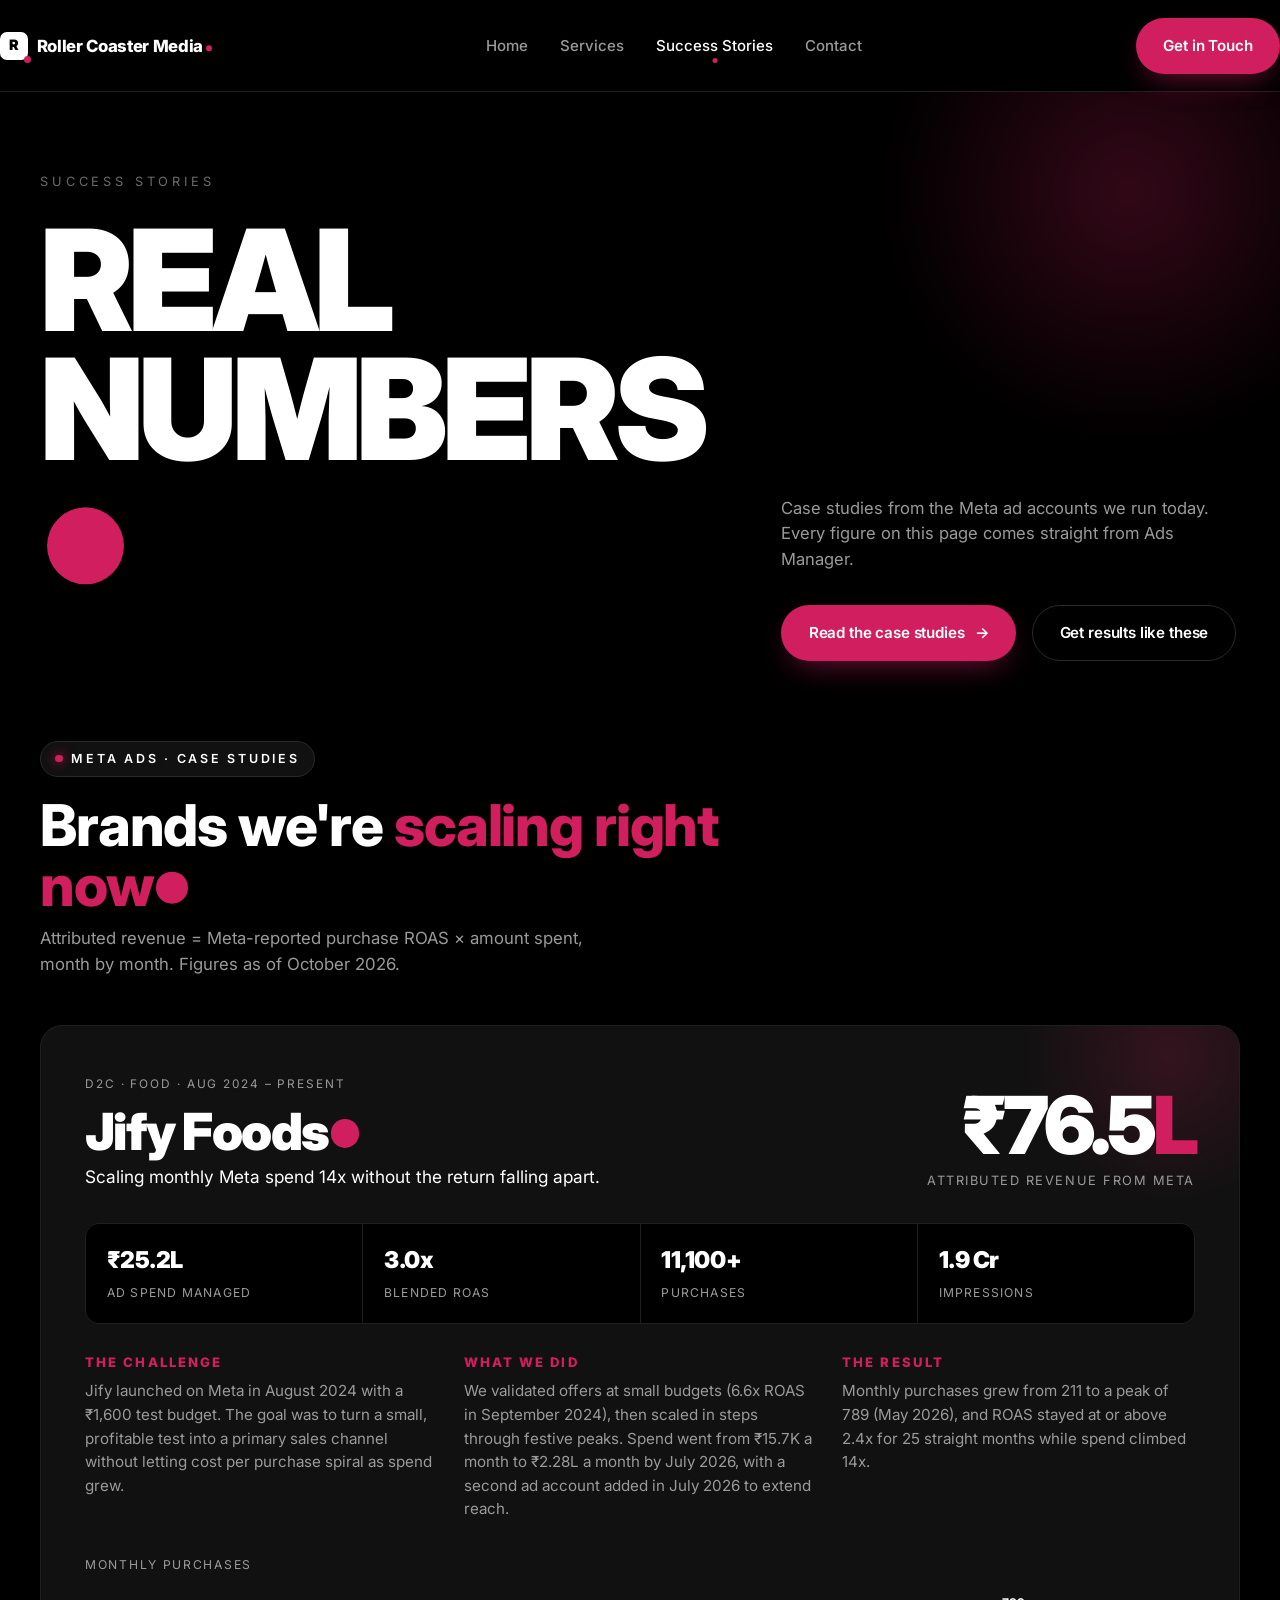
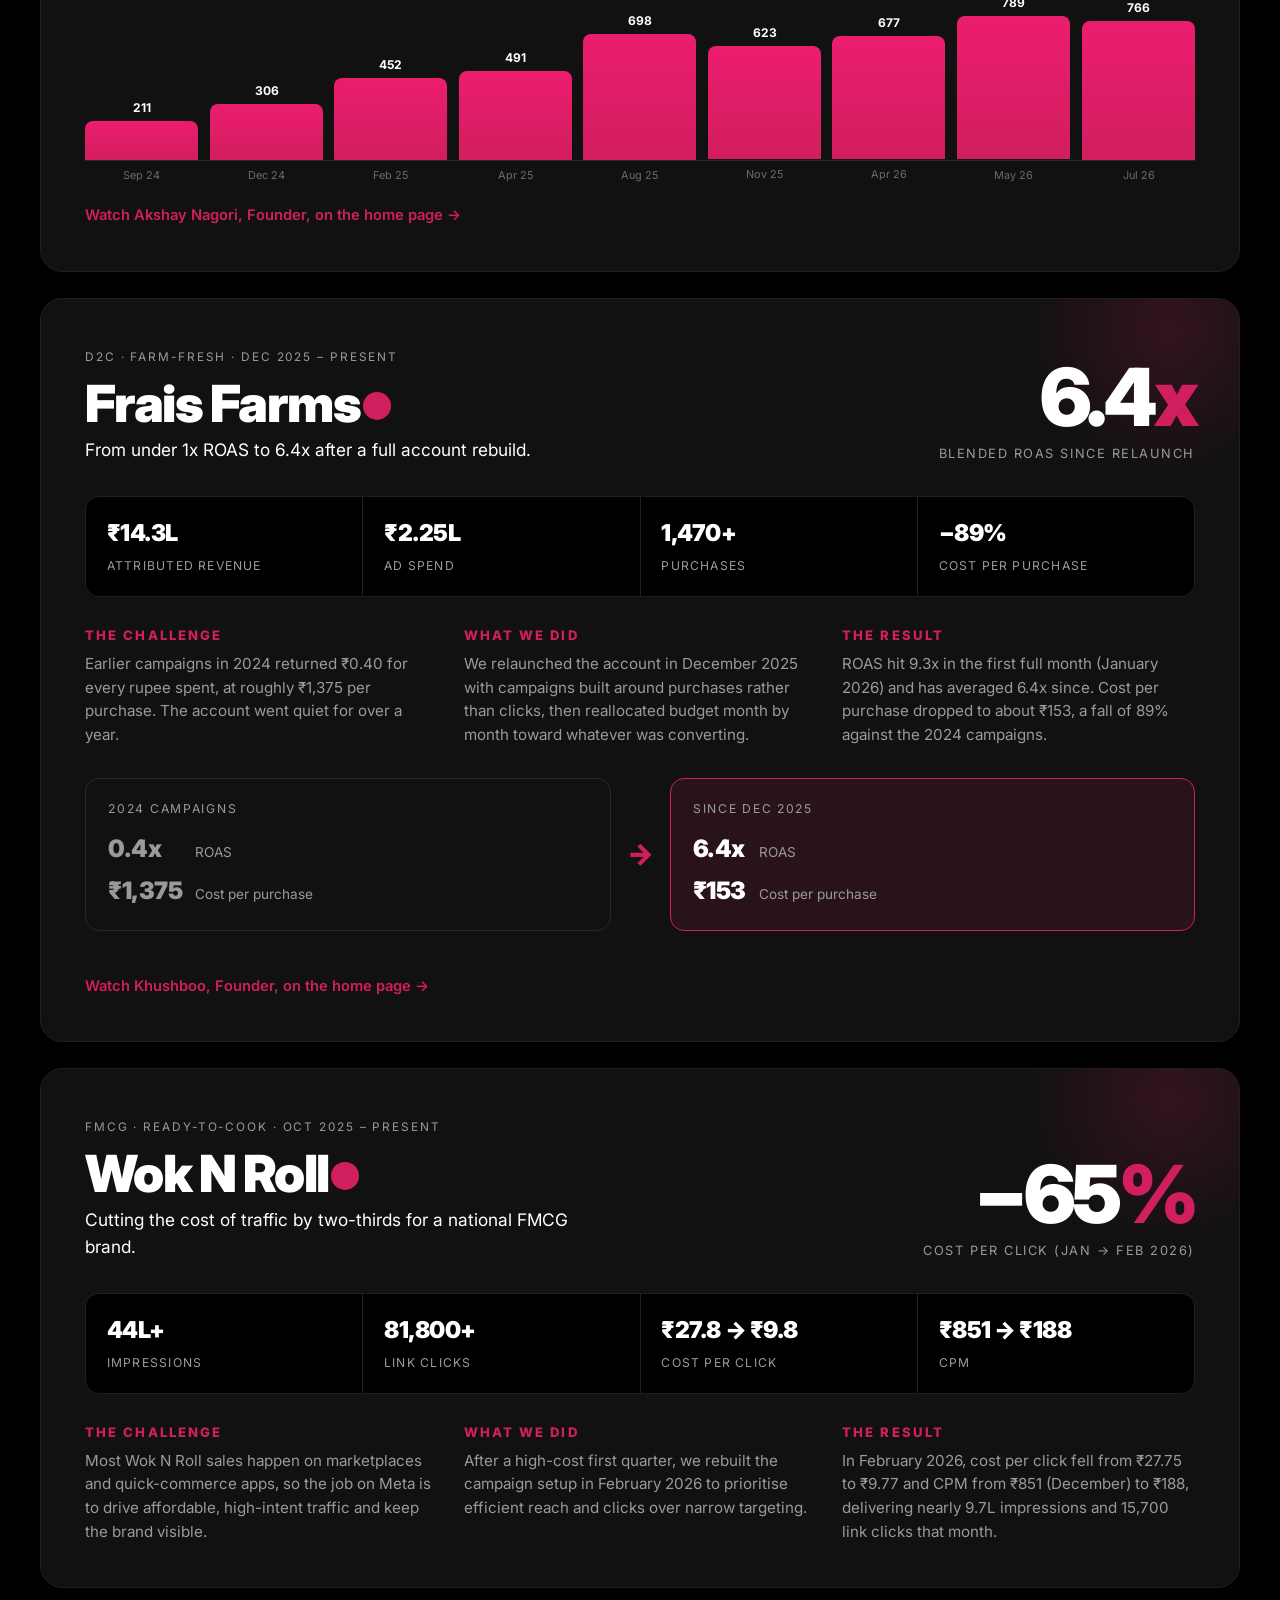
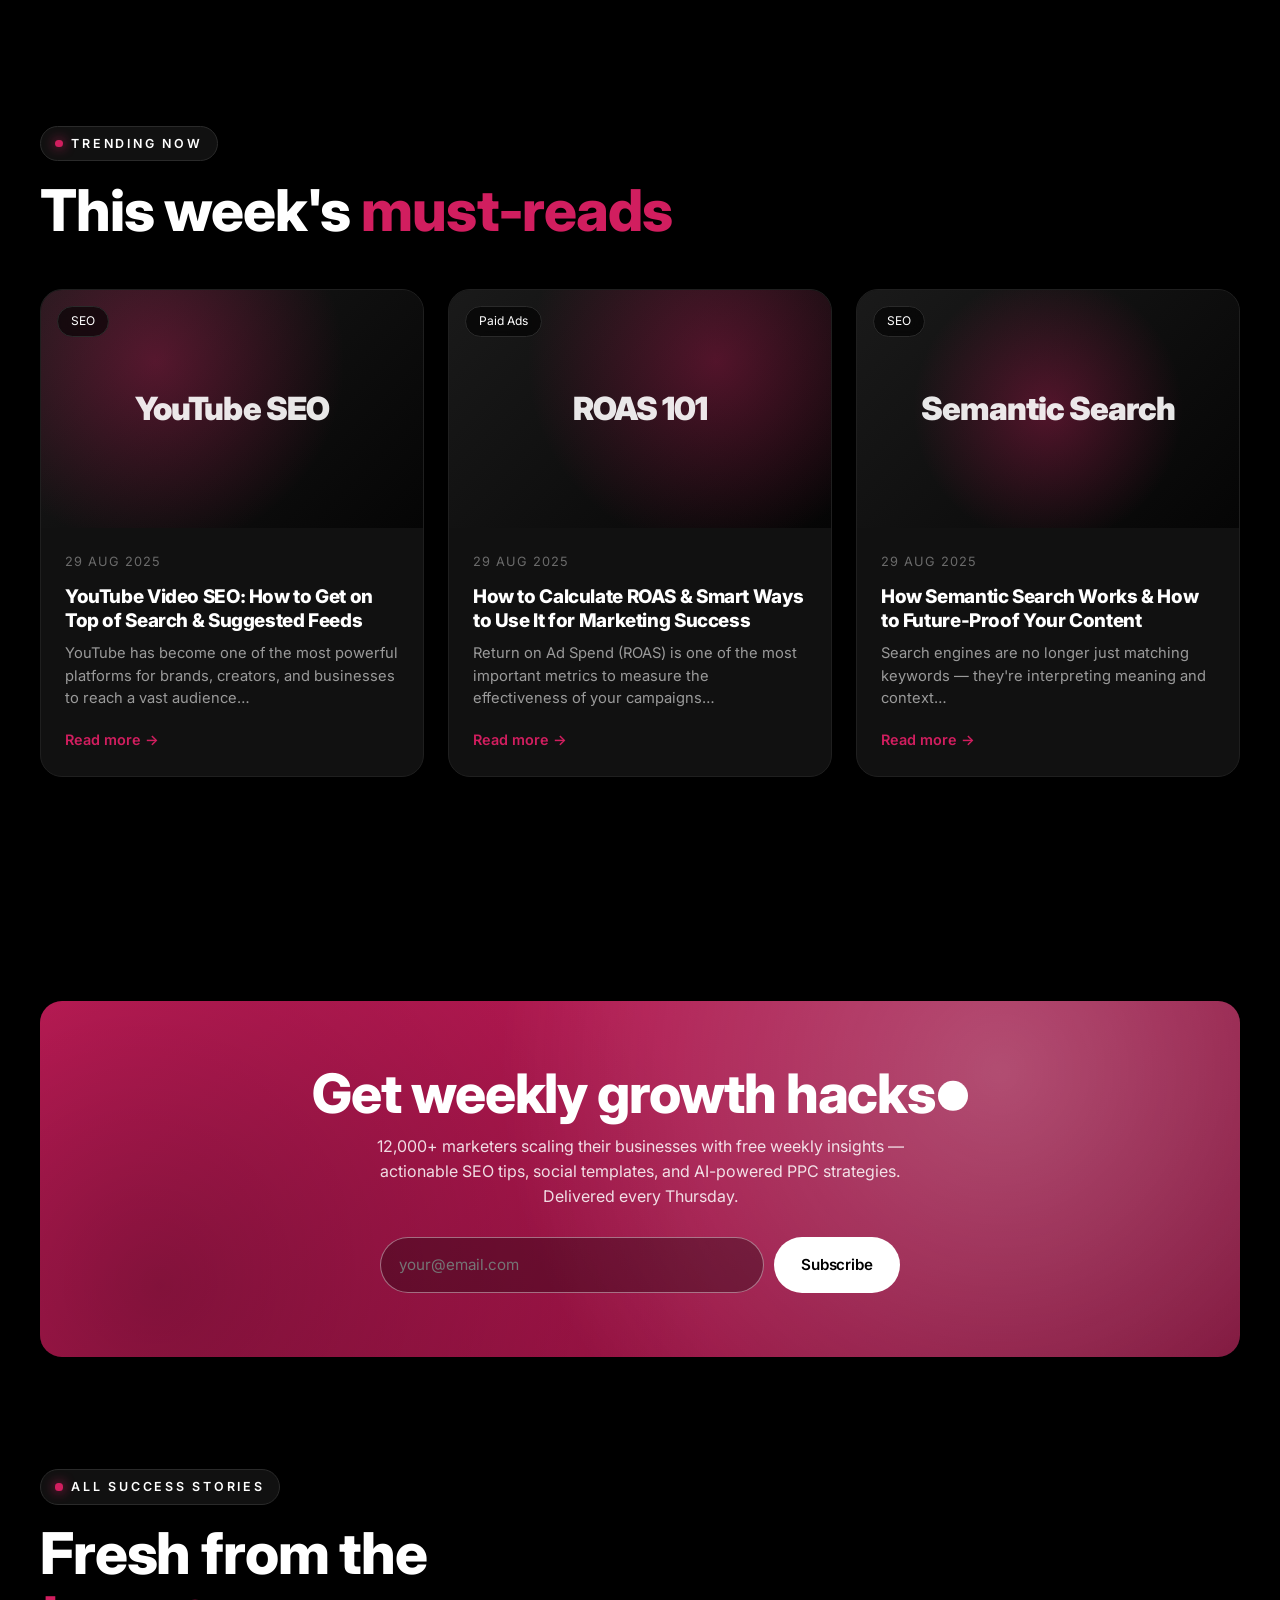
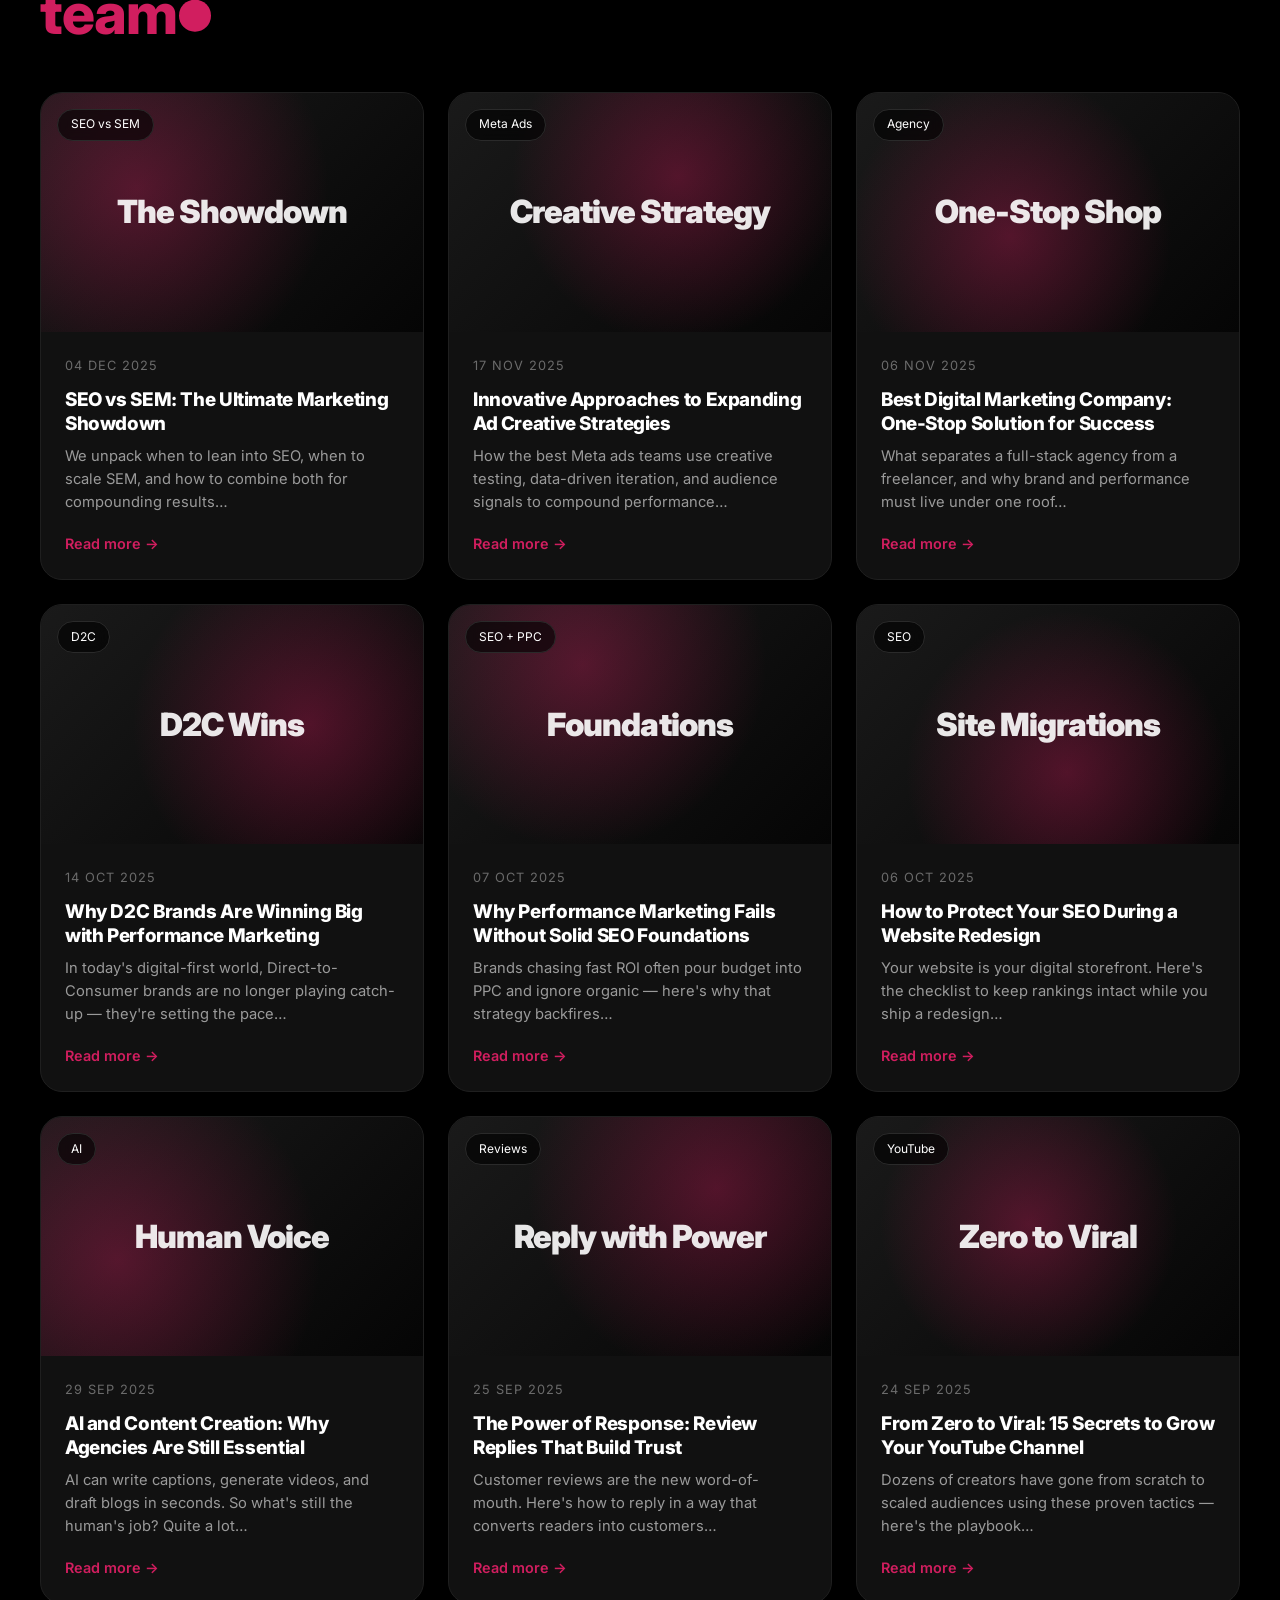
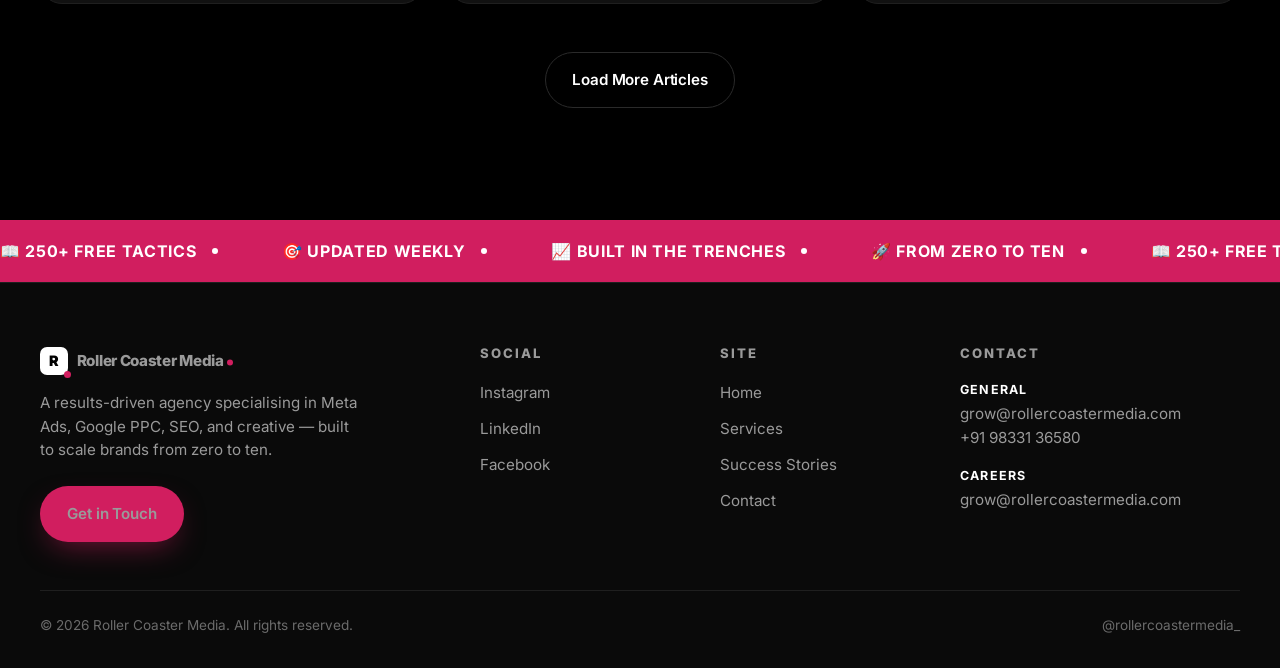
<file: success-stories/index.html>
<!DOCTYPE html>
<html lang="en">
<head>
<meta charset="UTF-8">
<meta name="viewport" content="width=device-width, initial-scale=1.0">
<link rel="icon" href="../favicon.ico" sizes="any">
<link rel="icon" href="../favicon.svg" type="image/svg+xml">
<link rel="icon" href="../favicon-32.png" type="image/png" sizes="32x32">
<link rel="apple-touch-icon" href="../apple-touch-icon.png">
<link rel="manifest" href="../site.webmanifest">
<meta name="theme-color" content="#000000">
<title>Success Stories — Roller Coaster Media</title>
<meta name="description" content="Digital marketing strategies, SEO playbooks, paid ads tactics — fresh insights from Roller Coaster Media every week.">
<link rel="preconnect" href="https://fonts.googleapis.com">
<link rel="preconnect" href="https://fonts.gstatic.com" crossorigin>
<link href="https://fonts.googleapis.com/css2?family=Inter:wght@400;500;600;700;800;900&display=swap" rel="stylesheet">
<link rel="stylesheet" href="../styles.css">
<!-- Meta Pixel Code -->
<script>
!function(f,b,e,v,n,t,s)
{if(f.fbq)return;n=f.fbq=function(){n.callMethod?
n.callMethod.apply(n,arguments):n.queue.push(arguments)};
if(!f._fbq)f._fbq=n;n.push=n;n.loaded=!0;n.version='2.0';
n.queue=[];t=b.createElement(e);t.async=!0;
t.src=v;s=b.getElementsByTagName(e)[0];
s.parentNode.insertBefore(t,s)}(window, document,'script',
'https://connect.facebook.net/en_US/fbevents.js');
fbq('init', '1390845873037111');
fbq('track', 'PageView');
</script>
<noscript><img height="1" width="1" style="display:none"
src="https://www.facebook.com/tr?id=1390845873037111&ev=PageView&noscript=1"
/></noscript>
<!-- End Meta Pixel Code -->
</head>
<body>

<!-- NAV -->
<header class="nav">
    <div class="container nav-inner">
        <a href="../" class="brand">
            <span class="mark">R</span>
            <span>Roller Coaster Media<span class="dot" style="background:var(--rcm-magenta);width:6px;height:6px;display:inline-block;border-radius:50%;margin-left:3px;"></span></span>
        </a>
        <ul class="nav-links">
            <li><a href="../">Home</a></li>
            <li><a href="../services/">Services</a></li>
            <li><a href="../success-stories/" class="active">Success Stories</a></li>
            <li><a href="../contact/">Contact</a></li>
        </ul>
        <div class="nav-cta">
            <a href="../contact/" class="btn btn-primary">Get in Touch</a>
            <button class="menu-toggle" aria-label="Open menu">
                <svg width="20" height="20" viewBox="0 0 24 24" fill="none" stroke="currentColor" stroke-width="2.2"><path d="M4 7h16M4 12h16M4 17h16"/></svg>
            </button>
        </div>
    </div>
</header>

<!-- HERO -->
<section class="hero">
    <div class="container">
        <p class="hero-tag">Success Stories</p>
        <div class="hero-grid">
            <div>
                <h1>
                    <span class="line">Real</span>
                    <span class="line">Numbers<span class="dot"></span></span>
                </h1>
            </div>
            <div>
                <p class="sub">Case studies from the Meta ad accounts we run today. Every figure on this page comes straight from Ads Manager.</p>
                <div class="hero-actions">
                    <a href="#case-studies" class="btn btn-primary">Read the case studies <span class="arrow">→</span></a>
                    <a href="../contact/" class="btn btn-ghost">Get results like these</a>
                </div>
            </div>
        </div>
    </div>
</section>

<!-- META CASE STUDIES -->
<section id="case-studies" style="padding-top:0;">
    <div class="container">
        <div class="section-head reveal">
            <span class="eyebrow">Meta Ads · Case studies</span>
            <h2 style="margin-top:1.2rem;">Brands we're <span class="accent">scaling right now</span><span class="dot"></span></h2>
            <p>Attributed revenue = Meta-reported purchase ROAS × amount spent, month by month. Figures as of October 2026.</p>
        </div>

        <!-- CASE 1: JIFY -->
        <article class="case reveal">
            <div class="case-head">
                <div>
                    <span class="case-tag">D2C · Food · Aug 2024 – present</span>
                    <h3 class="case-title">Jify Foods<span class="dot"></span></h3>
                    <p class="case-lede">Scaling monthly Meta spend 14x without the return falling apart.</p>
                </div>
                <div class="case-hero-stat">
                    <div class="big">₹76.5<span class="accent">L</span></div>
                    <div class="lbl">Attributed revenue from Meta</div>
                </div>
            </div>
            <div class="case-stats">
                <div><b>₹25.2L</b><span>Ad spend managed</span></div>
                <div><b>3.0x</b><span>Blended ROAS</span></div>
                <div><b>11,100+</b><span>Purchases</span></div>
                <div><b>1.9 Cr</b><span>Impressions</span></div>
            </div>
            <div class="case-body">
                <div>
                    <h4>The challenge</h4>
                    <p>Jify launched on Meta in August 2024 with a ₹1,600 test budget. The goal was to turn a small, profitable test into a primary sales channel without letting cost per purchase spiral as spend grew.</p>
                </div>
                <div>
                    <h4>What we did</h4>
                    <p>We validated offers at small budgets (6.6x ROAS in September 2024), then scaled in steps through festive peaks. Spend went from ₹15.7K a month to ₹2.28L a month by July 2026, with a second ad account added in July 2026 to extend reach.</p>
                </div>
                <div>
                    <h4>The result</h4>
                    <p>Monthly purchases grew from 211 to a peak of 789 (May 2026), and ROAS stayed at or above 2.4x for 25 straight months while spend climbed 14x.</p>
                </div>
            </div>
            <div class="case-chart" aria-label="Monthly purchases, Jify">
                <div class="chart-label">Monthly purchases</div>
                <div class="bars">
                    <span style="--h:27%" data-v="211" data-m="Sep 24"></span>
                    <span style="--h:39%" data-v="306" data-m="Dec 24"></span>
                    <span style="--h:57%" data-v="452" data-m="Feb 25"></span>
                    <span style="--h:62%" data-v="491" data-m="Apr 25"></span>
                    <span style="--h:88%" data-v="698" data-m="Aug 25"></span>
                    <span style="--h:79%" data-v="623" data-m="Nov 25"></span>
                    <span style="--h:86%" data-v="677" data-m="Apr 26"></span>
                    <span style="--h:100%" data-v="789" data-m="May 26"></span>
                    <span style="--h:97%" data-v="766" data-m="Jul 26"></span>
                </div>
            </div>
            <div class="case-foot">
                <a href="../#testimonials" class="read-more">Watch Akshay Nagori, Founder, on the home page →</a>
            </div>
        </article>

        <!-- CASE 2: FRAIS FARMS -->
        <article class="case reveal">
            <div class="case-head">
                <div>
                    <span class="case-tag">D2C · Farm-fresh · Dec 2025 – present</span>
                    <h3 class="case-title">Frais Farms<span class="dot"></span></h3>
                    <p class="case-lede">From under 1x ROAS to 6.4x after a full account rebuild.</p>
                </div>
                <div class="case-hero-stat">
                    <div class="big">6.4<span class="accent">x</span></div>
                    <div class="lbl">Blended ROAS since relaunch</div>
                </div>
            </div>
            <div class="case-stats">
                <div><b>₹14.3L</b><span>Attributed revenue</span></div>
                <div><b>₹2.25L</b><span>Ad spend</span></div>
                <div><b>1,470+</b><span>Purchases</span></div>
                <div><b>−89%</b><span>Cost per purchase</span></div>
            </div>
            <div class="case-body">
                <div>
                    <h4>The challenge</h4>
                    <p>Earlier campaigns in 2024 returned ₹0.40 for every rupee spent, at roughly ₹1,375 per purchase. The account went quiet for over a year.</p>
                </div>
                <div>
                    <h4>What we did</h4>
                    <p>We relaunched the account in December 2025 with campaigns built around purchases rather than clicks, then reallocated budget month by month toward whatever was converting.</p>
                </div>
                <div>
                    <h4>The result</h4>
                    <p>ROAS hit 9.3x in the first full month (January 2026) and has averaged 6.4x since. Cost per purchase dropped to about ₹153, a fall of 89% against the 2024 campaigns.</p>
                </div>
            </div>
            <div class="case-compare">
                <div class="before">
                    <span>2024 campaigns</span>
                    <b>0.4x</b><em>ROAS</em>
                    <b>₹1,375</b><em>Cost per purchase</em>
                </div>
                <div class="arrow-mid">→</div>
                <div class="after">
                    <span>Since Dec 2025</span>
                    <b>6.4x</b><em>ROAS</em>
                    <b>₹153</b><em>Cost per purchase</em>
                </div>
            </div>
            <div class="case-foot">
                <a href="../#testimonials" class="read-more">Watch Khushboo, Founder, on the home page →</a>
            </div>
        </article>

        <!-- CASE 3: WOK N ROLL -->
        <article class="case reveal">
            <div class="case-head">
                <div>
                    <span class="case-tag">FMCG · Ready-to-cook · Oct 2025 – present</span>
                    <h3 class="case-title">Wok N Roll<span class="dot"></span></h3>
                    <p class="case-lede">Cutting the cost of traffic by two-thirds for a national FMCG brand.</p>
                </div>
                <div class="case-hero-stat">
                    <div class="big">−65<span class="accent">%</span></div>
                    <div class="lbl">Cost per click (Jan → Feb 2026)</div>
                </div>
            </div>
            <div class="case-stats">
                <div><b>44L+</b><span>Impressions</span></div>
                <div><b>81,800+</b><span>Link clicks</span></div>
                <div><b>₹27.8 → ₹9.8</b><span>Cost per click</span></div>
                <div><b>₹851 → ₹188</b><span>CPM</span></div>
            </div>
            <div class="case-body">
                <div>
                    <h4>The challenge</h4>
                    <p>Most Wok N Roll sales happen on marketplaces and quick-commerce apps, so the job on Meta is to drive affordable, high-intent traffic and keep the brand visible.</p>
                </div>
                <div>
                    <h4>What we did</h4>
                    <p>After a high-cost first quarter, we rebuilt the campaign setup in February 2026 to prioritise efficient reach and clicks over narrow targeting.</p>
                </div>
                <div>
                    <h4>The result</h4>
                    <p>In February 2026, cost per click fell from ₹27.75 to ₹9.77 and CPM from ₹851 (December) to ₹188, delivering nearly 9.7L impressions and 15,700 link clicks that month.</p>
                </div>
            </div>
        </article>
    </div>
</section>

<!-- TRENDING -->
<section style="padding-top:0;">
    <div class="container">
        <div class="section-head reveal">
            <span class="eyebrow">Trending now</span>
            <h2 style="margin-top:1.2rem;">This week's <span class="accent">must-reads</span></h2>
        </div>
        <div class="blogs-grid">
            <article class="blog-card reveal">
                <div class="blog-thumb" style="--x: 30%; --y: 30%;">
                    <span class="badge">SEO</span>
                    <div class="label-big">YouTube SEO</div>
                </div>
                <div class="blog-body">
                    <div class="date">29 Aug 2025</div>
                    <h3>YouTube Video SEO: How to Get on Top of Search & Suggested Feeds</h3>
                    <p>YouTube has become one of the most powerful platforms for brands, creators, and businesses to reach a vast audience…</p>
                    <a class="read-more" href="#">Read more →</a>
                </div>
            </article>
            <article class="blog-card reveal">
                <div class="blog-thumb" style="--x: 70%; --y: 30%;">
                    <span class="badge">Paid Ads</span>
                    <div class="label-big">ROAS 101</div>
                </div>
                <div class="blog-body">
                    <div class="date">29 Aug 2025</div>
                    <h3>How to Calculate ROAS & Smart Ways to Use It for Marketing Success</h3>
                    <p>Return on Ad Spend (ROAS) is one of the most important metrics to measure the effectiveness of your campaigns…</p>
                    <a class="read-more" href="#">Read more →</a>
                </div>
            </article>
            <article class="blog-card reveal">
                <div class="blog-thumb" style="--x: 50%; --y: 50%;">
                    <span class="badge">SEO</span>
                    <div class="label-big">Semantic Search</div>
                </div>
                <div class="blog-body">
                    <div class="date">29 Aug 2025</div>
                    <h3>How Semantic Search Works & How to Future-Proof Your Content</h3>
                    <p>Search engines are no longer just matching keywords — they're interpreting meaning and context…</p>
                    <a class="read-more" href="#">Read more →</a>
                </div>
            </article>
        </div>
    </div>
</section>

<!-- NEWSLETTER -->
<section>
    <div class="container">
        <div class="cta-band reveal">
            <h2>Get weekly growth hacks<span class="dot" style="background:#fff;"></span></h2>
            <p>12,000+ marketers scaling their businesses with free weekly insights — actionable SEO tips, social templates, and AI-powered PPC strategies. Delivered every Thursday.</p>
            <form data-noop style="display:flex;gap:.6rem;max-width:520px;margin:0 auto;flex-wrap:wrap;">
                <input type="email" placeholder="your@email.com" required style="flex:1;min-width:220px;background:rgba(0,0,0,.3);border:1px solid rgba(255,255,255,.4);color:#fff;padding:.95rem 1.1rem;border-radius:999px;font-size:.95rem;">
                <button type="submit" class="btn btn-white">Subscribe</button>
            </form>
        </div>
    </div>
</section>

<!-- ALL BLOGS -->
<section style="padding-top:0;">
    <div class="container">
        <div class="section-head reveal">
            <span class="eyebrow">All Success Stories</span>
            <h2 style="margin-top:1.2rem;">Fresh from the <br><span class="accent">team</span><span class="dot"></span></h2>
        </div>
        <div class="blogs-grid">
            <article class="blog-card reveal">
                <div class="blog-thumb" style="--x: 25%; --y: 40%;">
                    <span class="badge">SEO vs SEM</span>
                    <div class="label-big">The Showdown</div>
                </div>
                <div class="blog-body">
                    <div class="date">04 Dec 2025</div>
                    <h3>SEO vs SEM: The Ultimate Marketing Showdown</h3>
                    <p>We unpack when to lean into SEO, when to scale SEM, and how to combine both for compounding results…</p>
                    <a class="read-more" href="#">Read more →</a>
                </div>
            </article>
            <article class="blog-card reveal">
                <div class="blog-thumb" style="--x: 60%; --y: 35%;">
                    <span class="badge">Meta Ads</span>
                    <div class="label-big">Creative Strategy</div>
                </div>
                <div class="blog-body">
                    <div class="date">17 Nov 2025</div>
                    <h3>Innovative Approaches to Expanding Ad Creative Strategies</h3>
                    <p>How the best Meta ads teams use creative testing, data-driven iteration, and audience signals to compound performance…</p>
                    <a class="read-more" href="#">Read more →</a>
                </div>
            </article>
            <article class="blog-card reveal">
                <div class="blog-thumb" style="--x: 40%; --y: 60%;">
                    <span class="badge">Agency</span>
                    <div class="label-big">One-Stop Shop</div>
                </div>
                <div class="blog-body">
                    <div class="date">06 Nov 2025</div>
                    <h3>Best Digital Marketing Company: One-Stop Solution for Success</h3>
                    <p>What separates a full-stack agency from a freelancer, and why brand and performance must live under one roof…</p>
                    <a class="read-more" href="#">Read more →</a>
                </div>
            </article>
            <article class="blog-card reveal">
                <div class="blog-thumb" style="--x: 70%; --y: 50%;">
                    <span class="badge">D2C</span>
                    <div class="label-big">D2C Wins</div>
                </div>
                <div class="blog-body">
                    <div class="date">14 Oct 2025</div>
                    <h3>Why D2C Brands Are Winning Big with Performance Marketing</h3>
                    <p>In today's digital-first world, Direct-to-Consumer brands are no longer playing catch-up — they're setting the pace…</p>
                    <a class="read-more" href="#">Read more →</a>
                </div>
            </article>
            <article class="blog-card reveal">
                <div class="blog-thumb" style="--x: 35%; --y: 25%;">
                    <span class="badge">SEO + PPC</span>
                    <div class="label-big">Foundations</div>
                </div>
                <div class="blog-body">
                    <div class="date">07 Oct 2025</div>
                    <h3>Why Performance Marketing Fails Without Solid SEO Foundations</h3>
                    <p>Brands chasing fast ROI often pour budget into PPC and ignore organic — here's why that strategy backfires…</p>
                    <a class="read-more" href="#">Read more →</a>
                </div>
            </article>
            <article class="blog-card reveal">
                <div class="blog-thumb" style="--x: 55%; --y: 70%;">
                    <span class="badge">SEO</span>
                    <div class="label-big">Site Migrations</div>
                </div>
                <div class="blog-body">
                    <div class="date">06 Oct 2025</div>
                    <h3>How to Protect Your SEO During a Website Redesign</h3>
                    <p>Your website is your digital storefront. Here's the checklist to keep rankings intact while you ship a redesign…</p>
                    <a class="read-more" href="#">Read more →</a>
                </div>
            </article>
            <article class="blog-card reveal">
                <div class="blog-thumb" style="--x: 20%; --y: 60%;">
                    <span class="badge">AI</span>
                    <div class="label-big">Human Voice</div>
                </div>
                <div class="blog-body">
                    <div class="date">29 Sep 2025</div>
                    <h3>AI and Content Creation: Why Agencies Are Still Essential</h3>
                    <p>AI can write captions, generate videos, and draft blogs in seconds. So what's still the human's job? Quite a lot…</p>
                    <a class="read-more" href="#">Read more →</a>
                </div>
            </article>
            <article class="blog-card reveal">
                <div class="blog-thumb" style="--x: 70%; --y: 30%;">
                    <span class="badge">Reviews</span>
                    <div class="label-big">Reply with Power</div>
                </div>
                <div class="blog-body">
                    <div class="date">25 Sep 2025</div>
                    <h3>The Power of Response: Review Replies That Build Trust</h3>
                    <p>Customer reviews are the new word-of-mouth. Here's how to reply in a way that converts readers into customers…</p>
                    <a class="read-more" href="#">Read more →</a>
                </div>
            </article>
            <article class="blog-card reveal">
                <div class="blog-thumb" style="--x: 45%; --y: 45%;">
                    <span class="badge">YouTube</span>
                    <div class="label-big">Zero to Viral</div>
                </div>
                <div class="blog-body">
                    <div class="date">24 Sep 2025</div>
                    <h3>From Zero to Viral: 15 Secrets to Grow Your YouTube Channel</h3>
                    <p>Dozens of creators have gone from scratch to scaled audiences using these proven tactics — here's the playbook…</p>
                    <a class="read-more" href="#">Read more →</a>
                </div>
            </article>
        </div>
        <div class="text-center" style="margin-top:3rem;">
            <a href="#" class="btn btn-ghost">Load More Articles</a>
        </div>
    </div>
</section>

<!-- TICKER -->
<div class="ticker marquee">
    <div class="marquee-track">
        <span class="marquee-item">📖 250+ FREE TACTICS</span>
        <span class="marquee-item">🎯 UPDATED WEEKLY</span>
        <span class="marquee-item">📈 BUILT IN THE TRENCHES</span>
        <span class="marquee-item">🚀 FROM ZERO TO TEN</span>
        <span class="marquee-item">📖 250+ FREE TACTICS</span>
        <span class="marquee-item">🎯 UPDATED WEEKLY</span>
        <span class="marquee-item">📈 BUILT IN THE TRENCHES</span>
        <span class="marquee-item">🚀 FROM ZERO TO TEN</span>
    </div>
</div>

<!-- FOOTER -->
<footer class="footer">
    <div class="container">
        <div class="footer-grid">
            <div class="brand-block">
                <a href="../" class="brand">
                    <span class="mark">R</span>
                    <span>Roller Coaster Media<span class="dot" style="background:var(--rcm-magenta);width:6px;height:6px;display:inline-block;border-radius:50%;margin-left:3px;"></span></span>
                </a>
                <p>A results-driven agency specialising in Meta Ads, Google PPC, SEO, and creative — built to scale brands from zero to ten.</p>
                <a href="../contact/" class="btn btn-primary">Get in Touch</a>
            </div>
            <div>
                <h4>Social</h4>
                <ul>
                    <li><a href="https://www.instagram.com/rollercoastermedia_?utm_source=ig_web_button_share_sheet&amp;igsh=ZDNlZDc0MzIxNw==" target="_blank" rel="noopener">Instagram</a></li>
                    <li><a href="https://www.linkedin.com/company/roller-coaster-media/?viewAsMember=true" target="_blank" rel="noopener">LinkedIn</a></li>
                    <li><a href="https://www.facebook.com/profile.php?id=61573423359016" target="_blank" rel="noopener">Facebook</a></li>
                </ul>
            </div>
            <div>
                <h4>Site</h4>
                <ul>
                    <li><a href="../">Home</a></li>
                    <li><a href="../services/">Services</a></li>
                    <li><a href="../success-stories/">Success Stories</a></li>
                    <li><a href="../contact/">Contact</a></li>
                </ul>
            </div>
            <div>
                <h4>Contact</h4>
                <div class="contact-item">
                    <strong>General</strong>
                    <a href="mailto:grow@rollercoastermedia.com">grow@rollercoastermedia.com</a><br><a href="tel:+919833136580">+91 98331 36580</a>
                </div>
                <div class="contact-item" style="margin-top:1rem;">
                    <strong>Careers</strong>
                    <a href="mailto:grow@rollercoastermedia.com">grow@rollercoastermedia.com</a>
                </div>
            </div>
        </div>
        <div class="footer-bottom">
            <div>© <span data-year>2026</span> Roller Coaster Media. All rights reserved.</div>
            <div>@rollercoastermedia_</div>
        </div>
    </div>
</footer>

<script src="../script.js"></script>
</body>
</html>
</file>
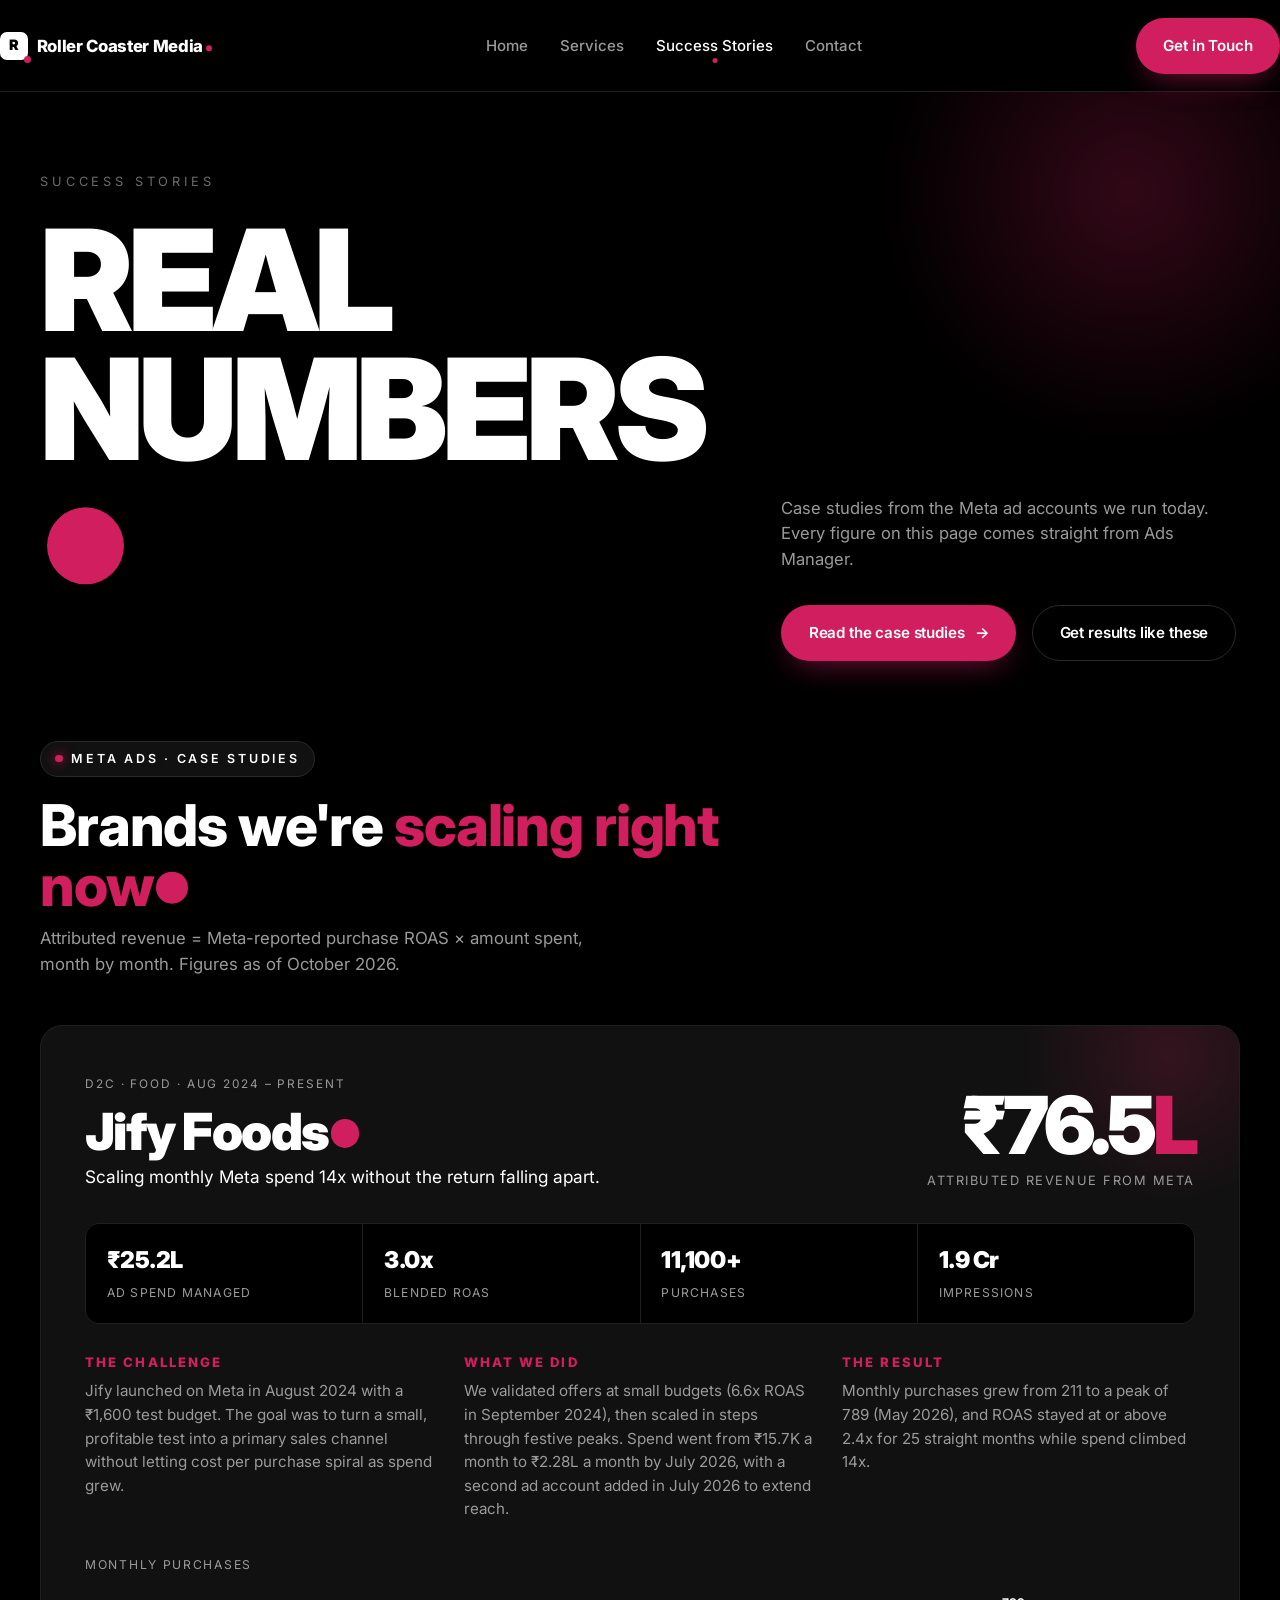
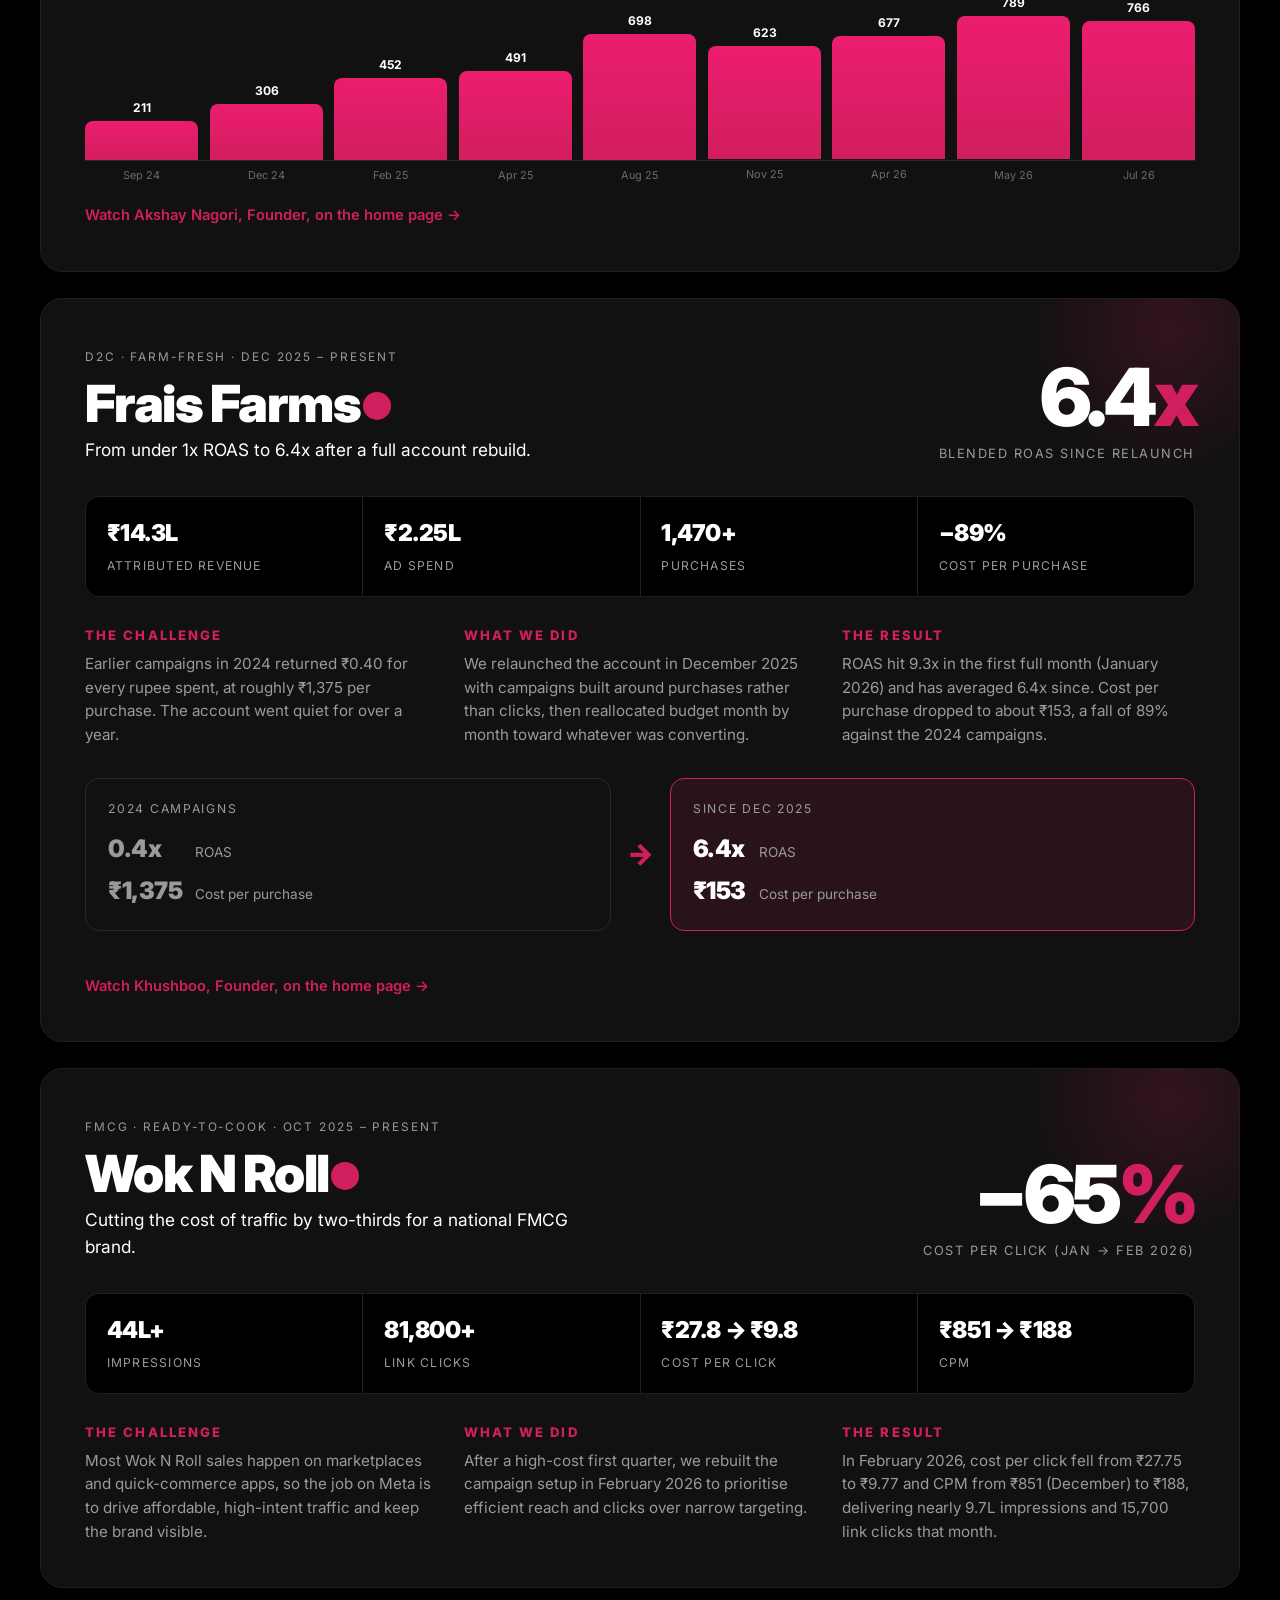
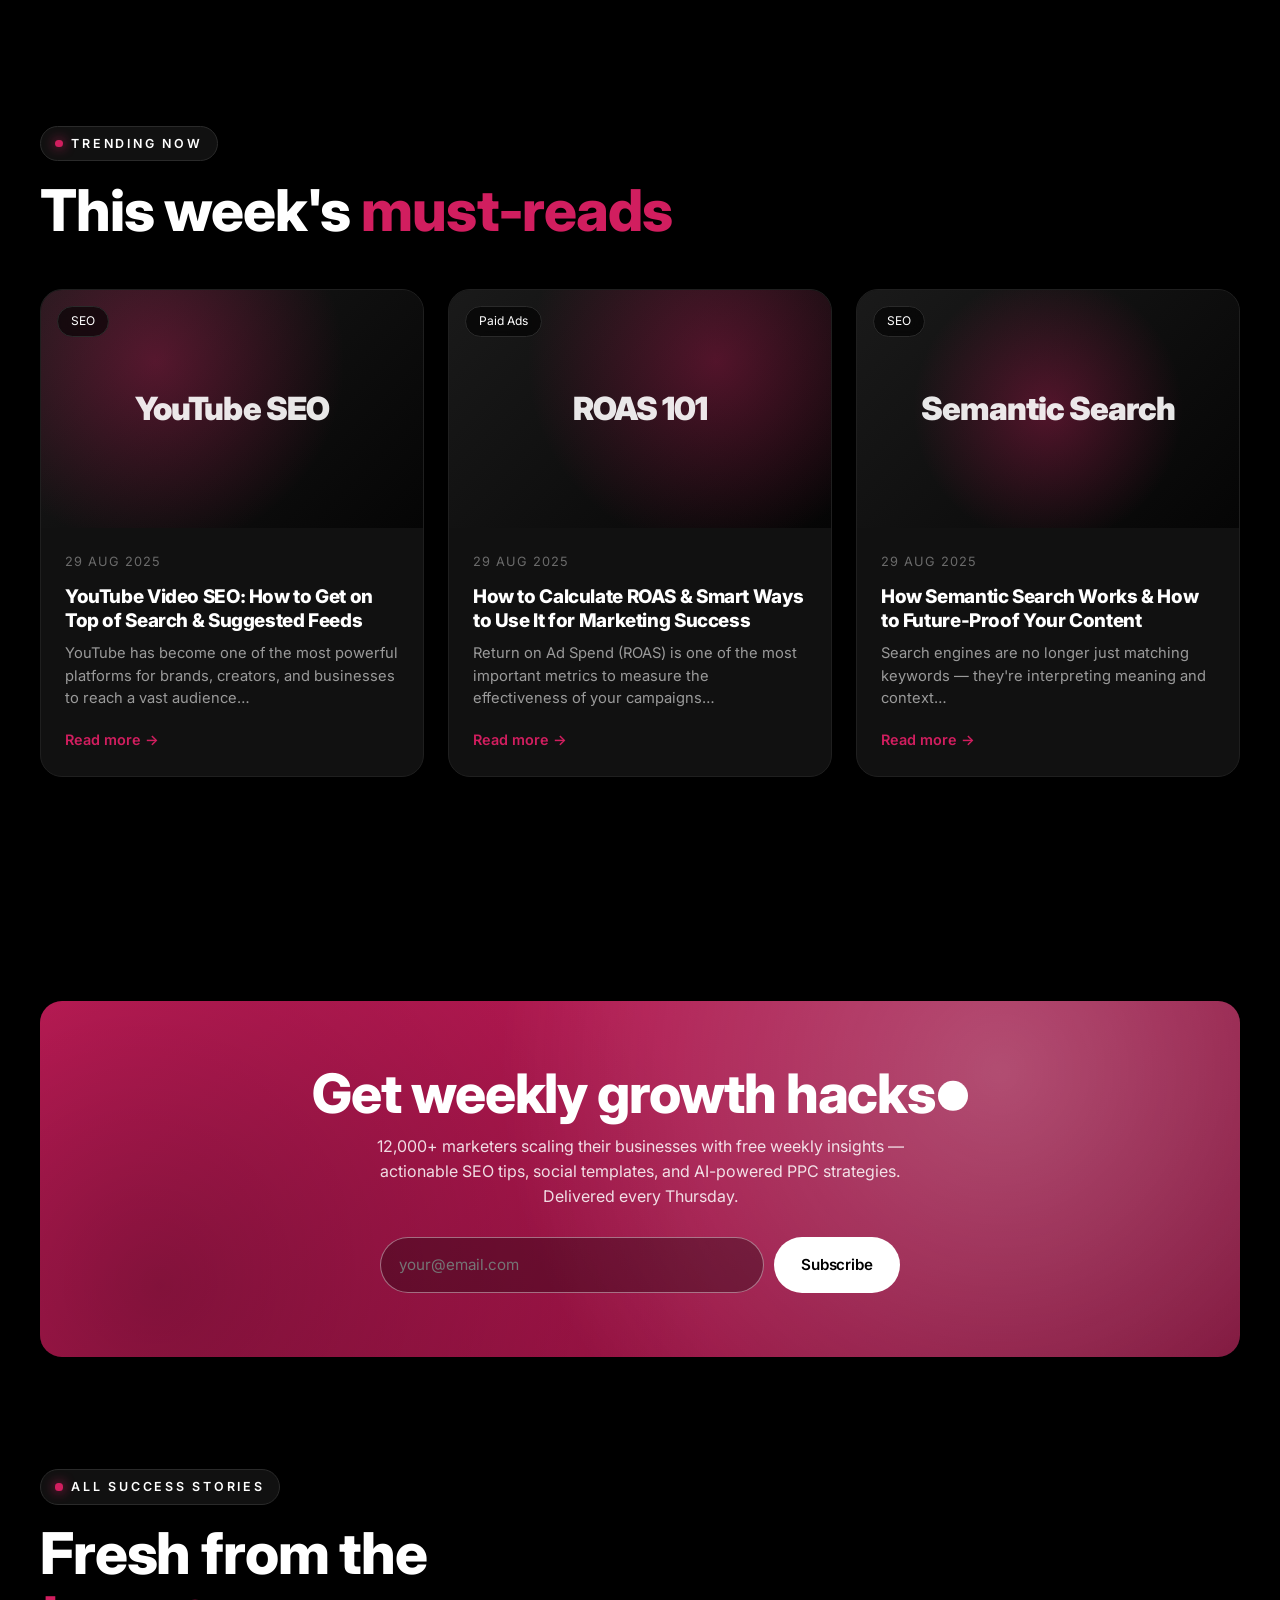
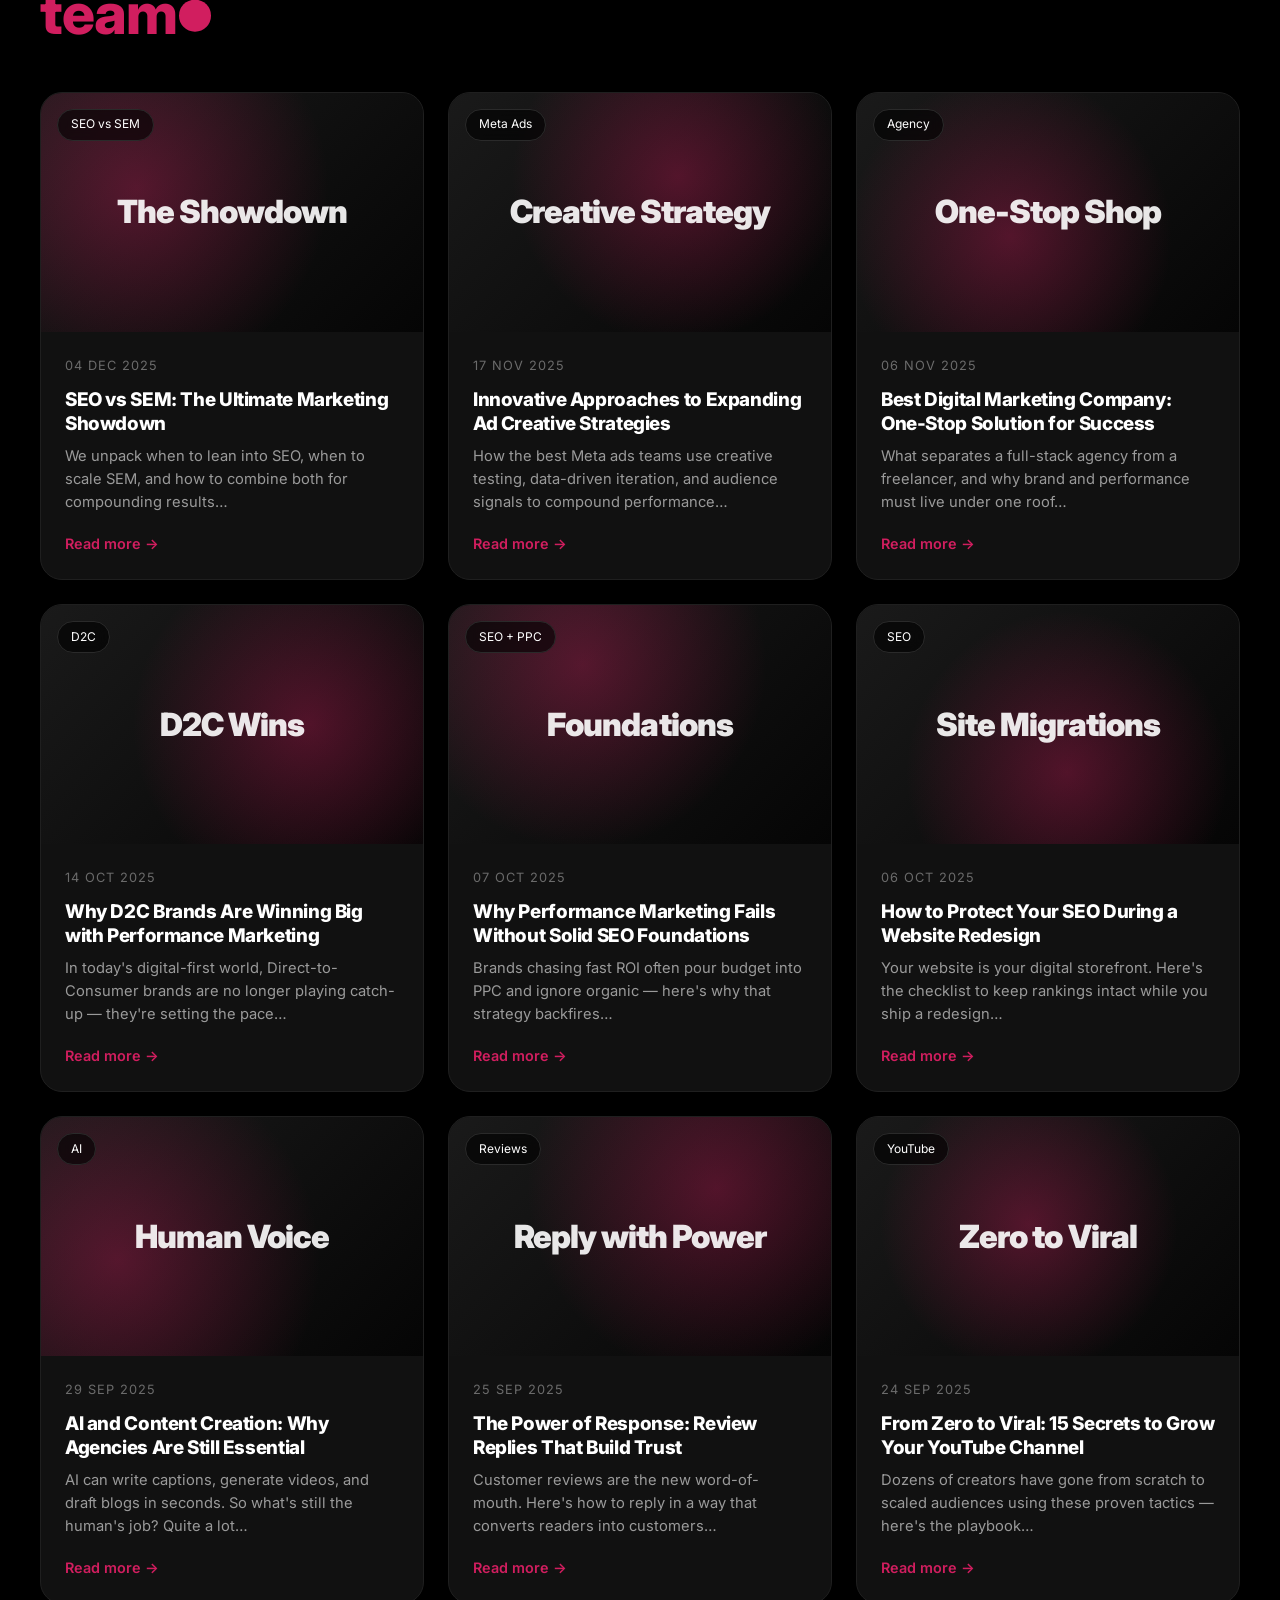
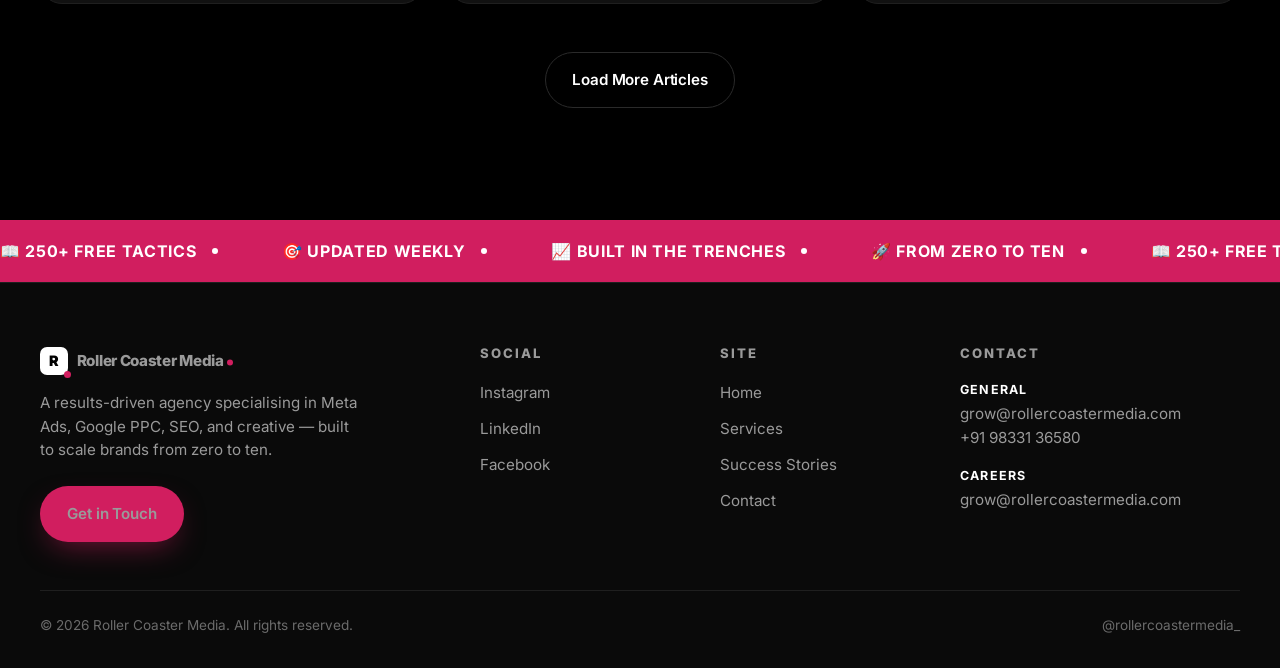
<file: blogs.html>
<!DOCTYPE html>
<html lang="en"><head><meta charset="UTF-8">
<title>Redirecting…</title>
<link rel="canonical" href="success-stories/">
<meta http-equiv="refresh" content="0; url=success-stories/">
<script>location.replace("success-stories/" + location.hash);</script>
</head><body><a href="success-stories/">Continue</a></body></html>
</file>
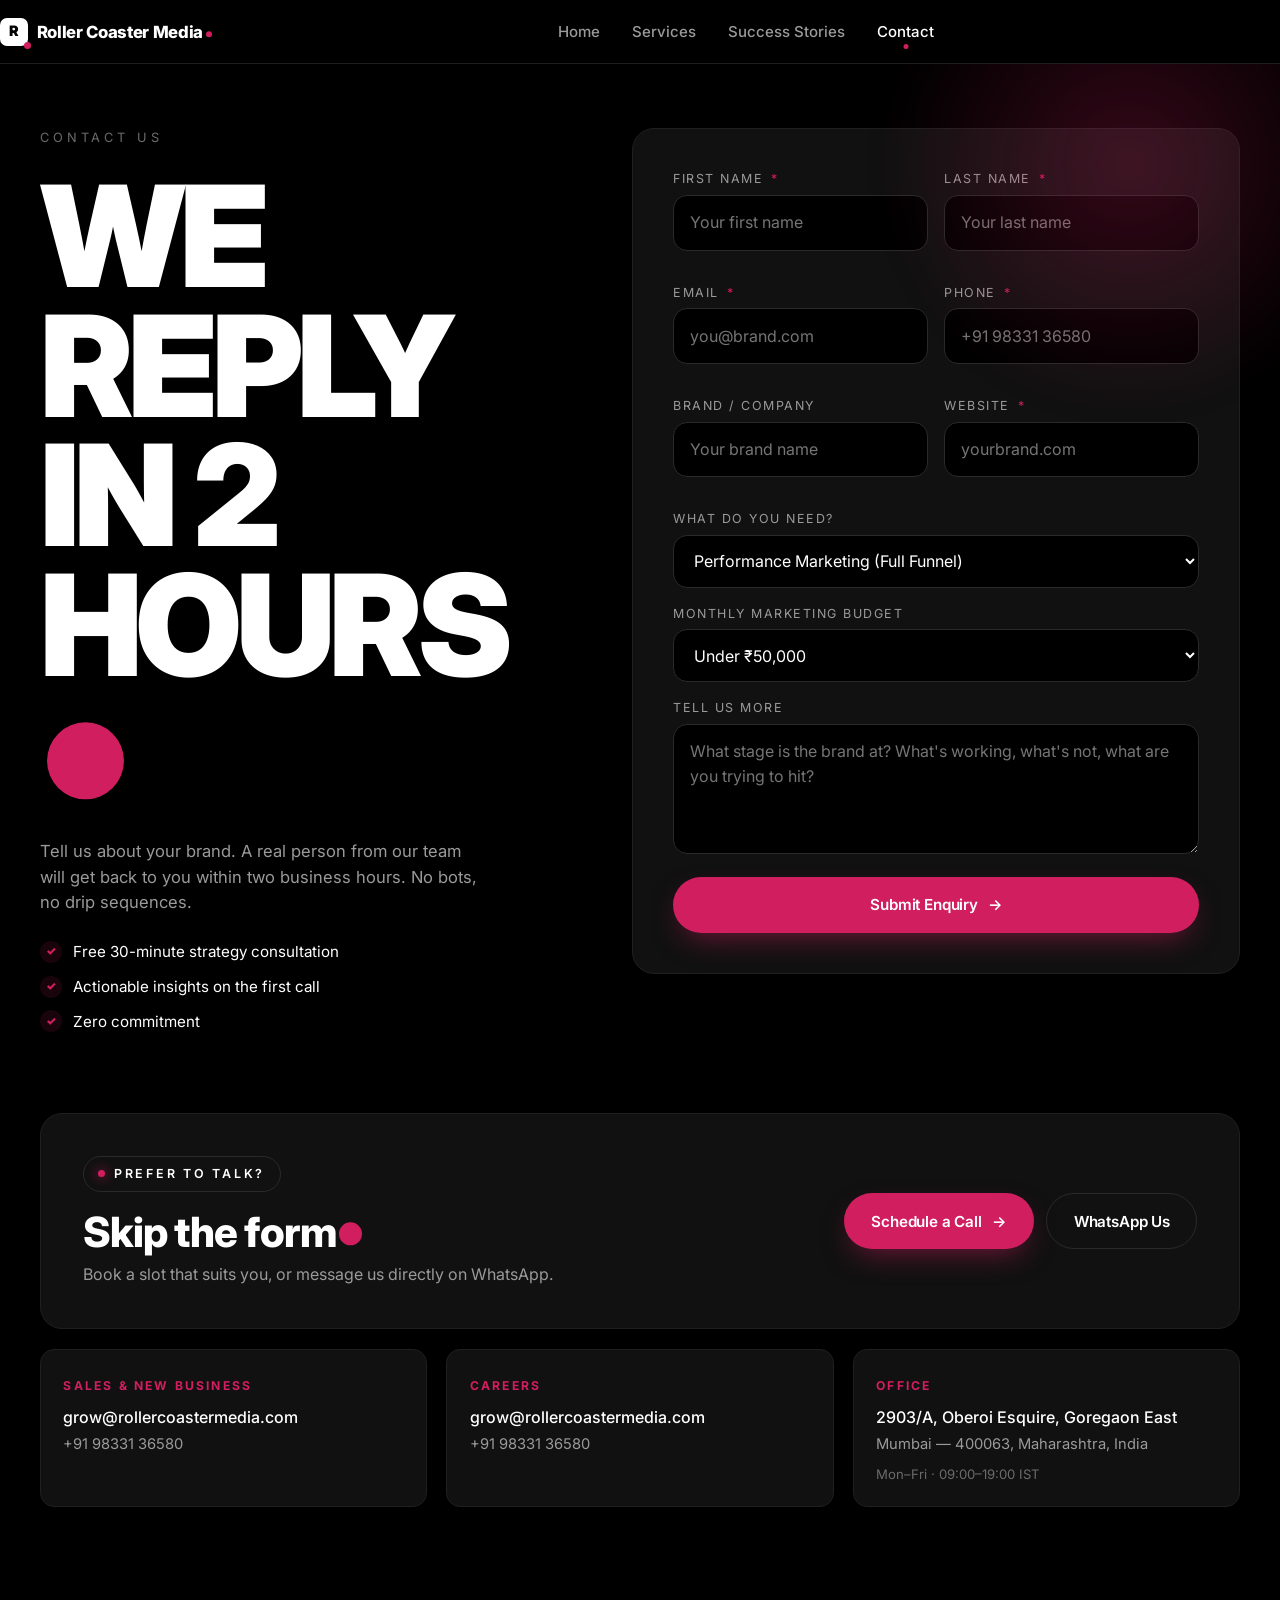
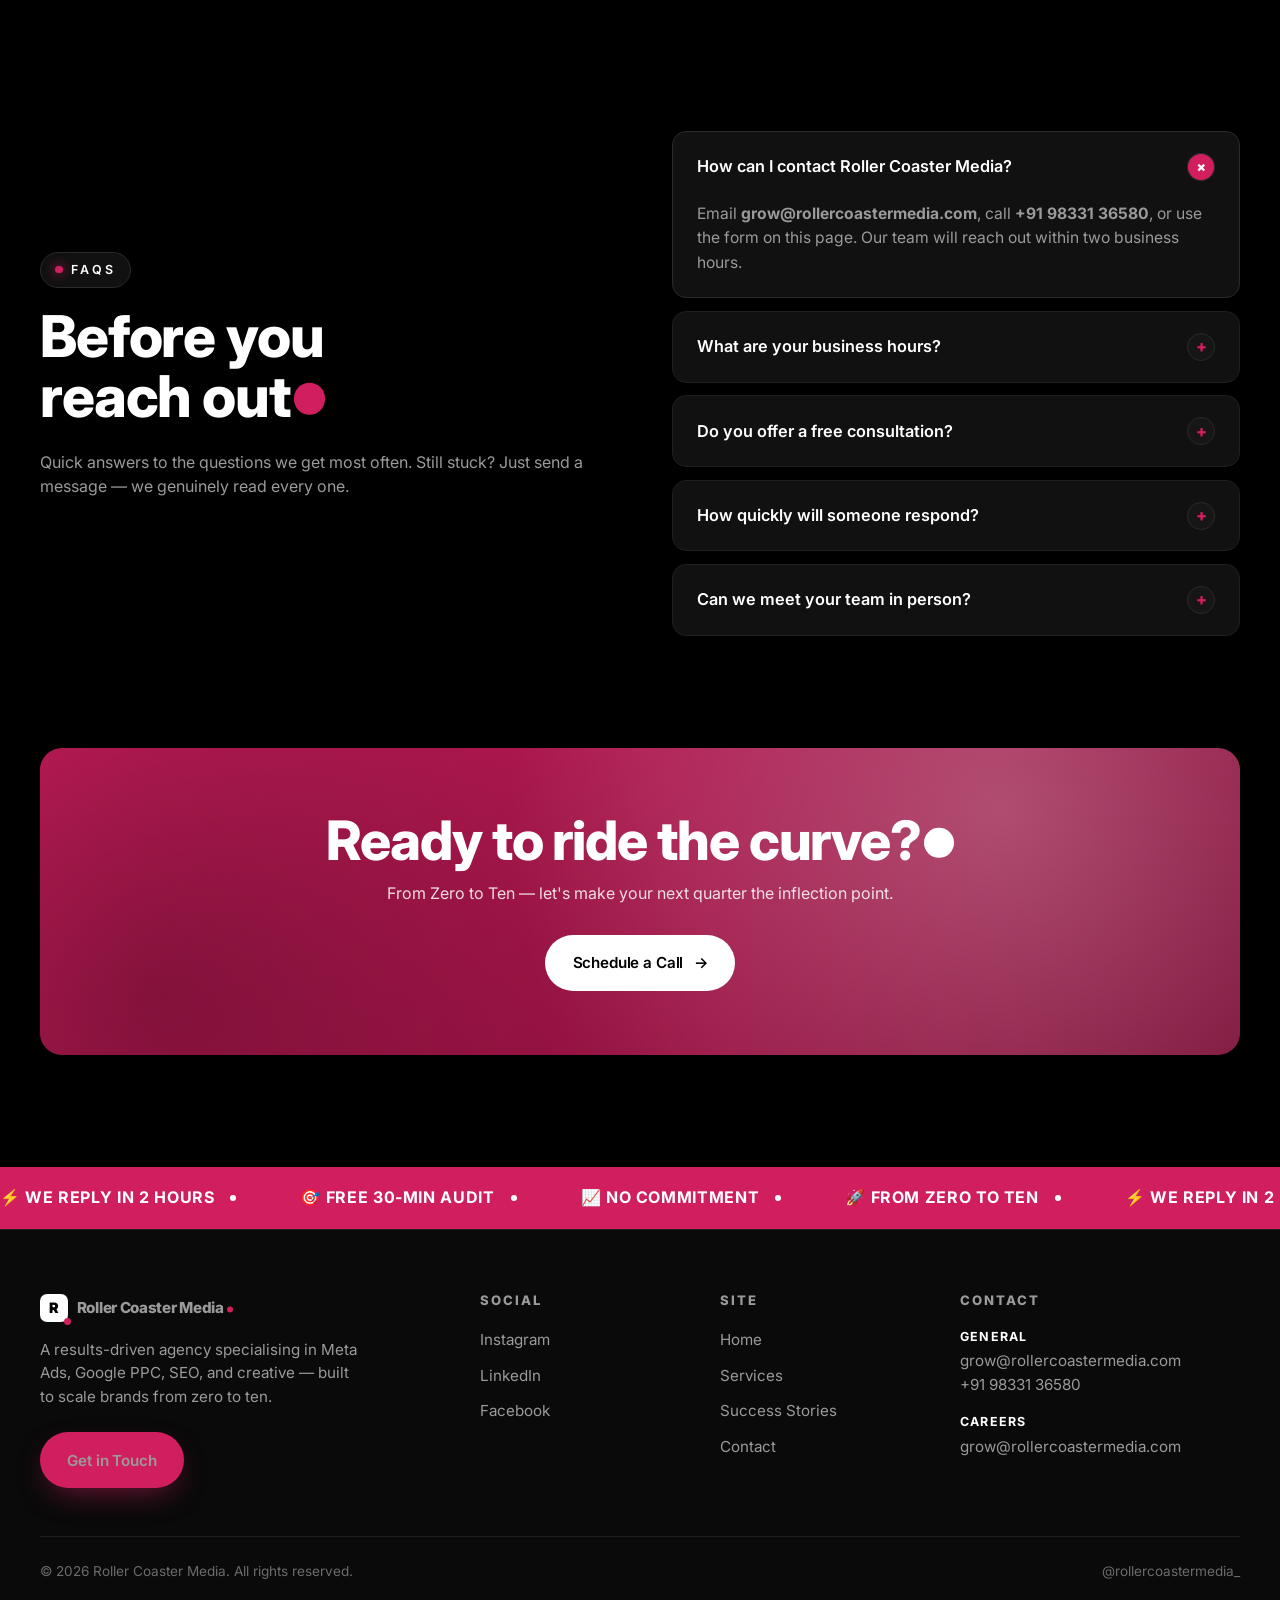
<file: contact.html>
<!DOCTYPE html>
<html lang="en"><head><meta charset="UTF-8">
<title>Redirecting…</title>
<link rel="canonical" href="contact/">
<meta http-equiv="refresh" content="0; url=contact/">
<script>location.replace("contact/" + location.hash);</script>
</head><body><a href="contact/">Continue</a></body></html>
</file>
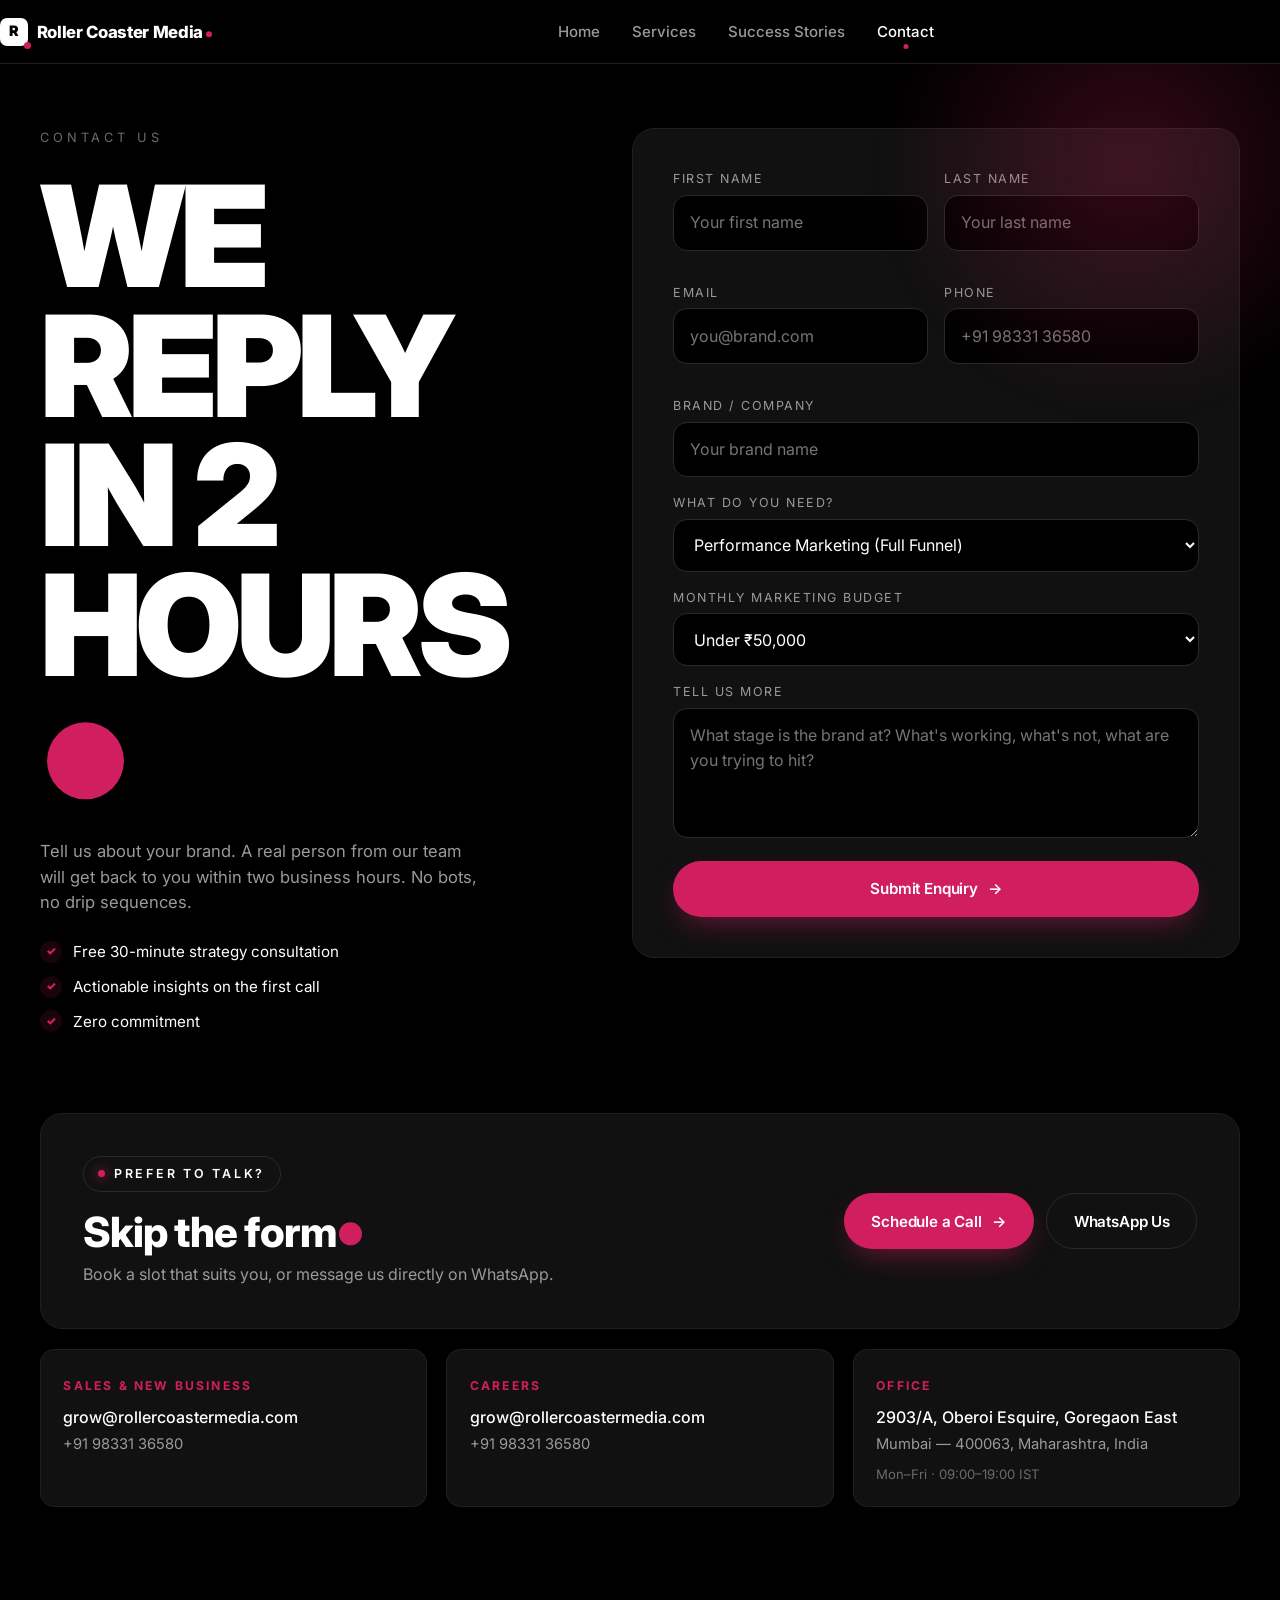
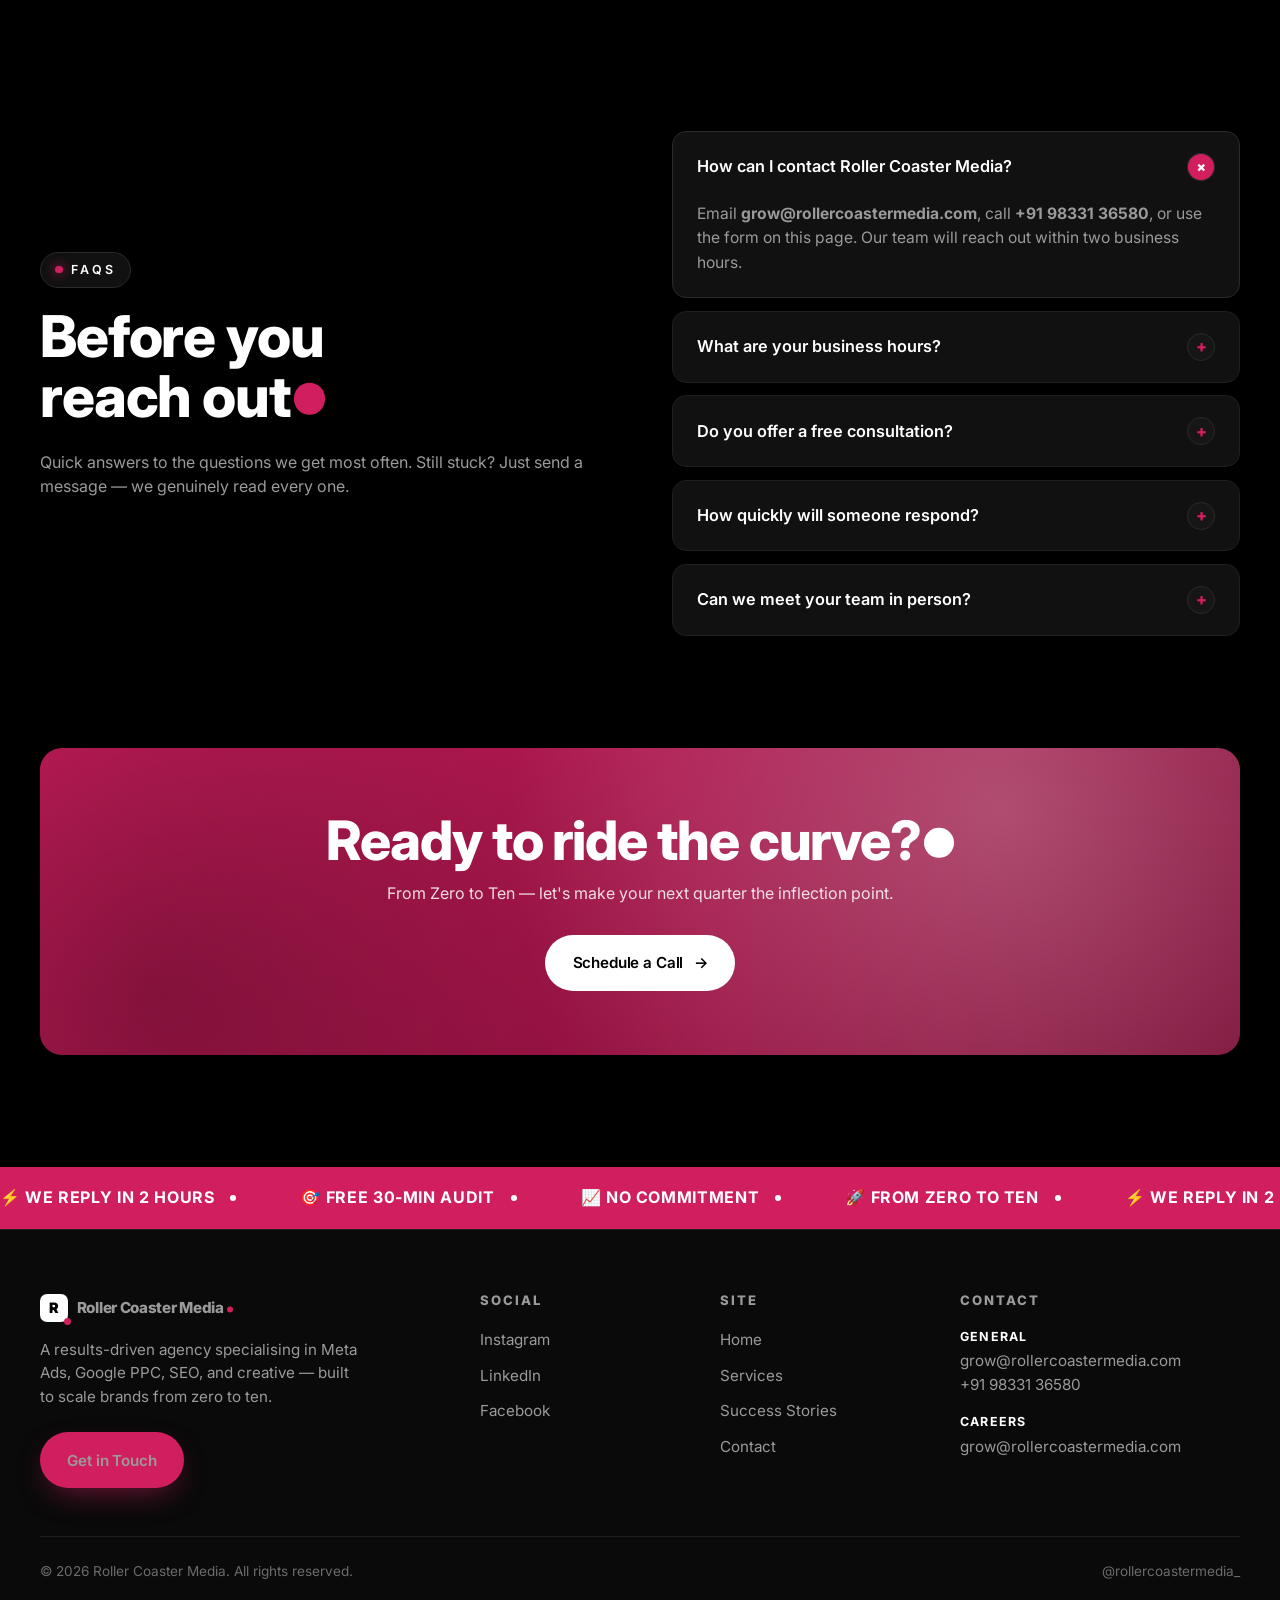
<file: index (1).html>
<!DOCTYPE html>
<html lang="en">
<head>
<meta charset="UTF-8">
<meta name="viewport" content="width=device-width, initial-scale=1.0">
<link rel="icon" href="../favicon.ico" sizes="any">
<link rel="icon" href="../favicon.svg" type="image/svg+xml">
<link rel="icon" href="../favicon-32.png" type="image/png" sizes="32x32">
<link rel="apple-touch-icon" href="../apple-touch-icon.png">
<link rel="manifest" href="../site.webmanifest">
<meta name="theme-color" content="#000000">
<title>Contact — Roller Coaster Media</title>
<meta name="description" content="Talk to Roller Coaster Media. Book a free 30-minute strategy call. We reply in 2 hours.">
<link rel="preconnect" href="https://fonts.googleapis.com">
<link rel="preconnect" href="https://fonts.gstatic.com" crossorigin>
<link href="https://fonts.googleapis.com/css2?family=Inter:wght@400;500;600;700;800;900&display=swap" rel="stylesheet">
<link rel="stylesheet" href="../styles.css">
<!-- Meta Pixel Code -->
<script>
!function(f,b,e,v,n,t,s)
{if(f.fbq)return;n=f.fbq=function(){n.callMethod?
n.callMethod.apply(n,arguments):n.queue.push(arguments)};
if(!f._fbq)f._fbq=n;n.push=n;n.loaded=!0;n.version='2.0';
n.queue=[];t=b.createElement(e);t.async=!0;
t.src=v;s=b.getElementsByTagName(e)[0];
s.parentNode.insertBefore(t,s)}(window, document,'script',
'https://connect.facebook.net/en_US/fbevents.js');
fbq('init', '1390845873037111');
fbq('track', 'PageView');
</script>
<noscript><img height="1" width="1" style="display:none"
src="https://www.facebook.com/tr?id=1390845873037111&ev=PageView&noscript=1"
/></noscript>
<!-- End Meta Pixel Code -->
</head>
<body>

<!-- NAV -->
<header class="nav">
    <div class="container nav-inner">
        <a href="../" class="brand">
            <span class="mark">R</span>
            <span>Roller Coaster Media<span class="dot" style="background:var(--rcm-magenta);width:6px;height:6px;display:inline-block;border-radius:50%;margin-left:3px;"></span></span>
        </a>
        <ul class="nav-links">
            <li><a href="../">Home</a></li>
            <li><a href="../services/">Services</a></li>
            <li><a href="../success-stories/">Success Stories</a></li>
            <li><a href="../contact/" class="active">Contact</a></li>
        </ul>
        <div class="nav-cta">
            <button class="menu-toggle" aria-label="Open menu">
                <svg width="20" height="20" viewBox="0 0 24 24" fill="none" stroke="currentColor" stroke-width="2.2"><path d="M4 7h16M4 12h16M4 17h16"/></svg>
            </button>
        </div>
    </div>
</header>

<!-- CONTACT TOP: heading + form -->
<section class="hero contact-top" id="contact-form">
    <div class="container">
        <div class="contact-grid">
            <div class="contact-intro">
                <p class="hero-tag">Contact Us</p>
                <h1 class="contact-h1">We reply<br>in 2 hours<span class="dot"></span></h1>
                <p class="sub">Tell us about your brand. A real person from our team will get back to you within two business hours. No bots, no drip sequences.</p>
                <ul class="contact-points">
                    <li>Free 30-minute strategy consultation</li>
                    <li>Actionable insights on the first call</li>
                    <li>Zero commitment</li>
                </ul>
            </div>
            <div class="contact-form-wrap">
                <form class="form" data-formspree action="https://formspree.io/f/xwlpdyoe" method="POST">
                    <div class="row">
                        <div class="field">
                            <label for="fname">First name</label>
                            <input id="fname" name="first_name" type="text" required placeholder="Your first name">
                        </div>
                        <div class="field">
                            <label for="lname">Last name</label>
                            <input id="lname" name="last_name" type="text" required placeholder="Your last name">
                        </div>
                    </div>
                    <div class="row">
                        <div class="field">
                            <label for="email">Email</label>
                            <input id="email" name="email" type="email" required placeholder="you@brand.com">
                        </div>
                        <div class="field">
                            <label for="phone">Phone</label>
                            <input id="phone" name="phone" type="tel" placeholder="+91 98331 36580">
                        </div>
                    </div>
                    <div class="field">
                        <label for="brand">Brand / Company</label>
                        <input id="brand" name="brand" type="text" placeholder="Your brand name">
                    </div>
                    <div class="field">
                        <label for="service">What do you need?</label>
                        <select id="service" name="service">
                            <option>Performance Marketing (Full Funnel)</option>
                            <option>Meta Ads</option>
                            <option>Google PPC</option>
                            <option>SEO</option>
                            <option>Social Media Management</option>
                            <option>Creative &amp; Copy</option>
                            <option>Not sure yet — let's chat</option>
                        </select>
                    </div>
                    <div class="field">
                        <label for="budget">Monthly marketing budget</label>
                        <select id="budget" name="budget">
                            <option>Under ₹50,000</option>
                            <option>₹50,000 – ₹1,50,000</option>
                            <option>₹1,50,000 – ₹5,00,000</option>
                            <option>₹5,00,000 – ₹15,00,000</option>
                            <option>₹15,00,000+</option>
                        </select>
                    </div>
                    <div class="field">
                        <label for="msg">Tell us more</label>
                        <textarea id="msg" name="message" placeholder="What stage is the brand at? What's working, what's not, what are you trying to hit?"></textarea>
                    </div>
                    <!-- Honeypot anti-spam (bots fill this; humans don't see it) -->
                    <input type="text" name="_gotcha" style="display:none" tabindex="-1" autocomplete="off">
                    <button type="submit" class="btn btn-primary" style="width:100%;">Submit Enquiry <span class="arrow">→</span></button>
                    <p class="form-status" data-form-status style="margin:1rem 0 0;font-size:.9rem;color:var(--rcm-text-muted);display:none;"></p>
                </form>
            </div>
        </div>
    </div>
</section>

<!-- PREFER TO TALK: call + WhatsApp + details -->
<section style="padding-top:0;">
    <div class="container">
        <div class="talk-band reveal">
            <div>
                <span class="eyebrow">Prefer to talk?</span>
                <h2 style="margin-top:1.2rem;">Skip the form<span class="dot"></span></h2>
                <p style="margin:0;">Book a slot that suits you, or message us directly on WhatsApp.</p>
            </div>
            <div class="talk-actions">
                <a href="https://calendly.com/aayushkothari1997/30min" target="_blank" rel="noopener" class="btn btn-primary">Schedule a Call <span class="arrow">→</span></a>
                <a href="https://wa.me/919833136580" target="_blank" rel="noopener" class="btn btn-ghost">WhatsApp Us</a>
            </div>
        </div>

        <div class="contact-cards reveal">
            <div class="contact-card">
                <strong>Sales &amp; New Business</strong>
                <div class="main"><a href="mailto:grow@rollercoastermedia.com">grow@rollercoastermedia.com</a></div>
                <div class="sub2"><a href="tel:+919833136580">+91 98331 36580</a></div>
            </div>
            <div class="contact-card">
                <strong>Careers</strong>
                <div class="main"><a href="mailto:grow@rollercoastermedia.com">grow@rollercoastermedia.com</a></div>
                <div class="sub2"><a href="tel:+919833136580">+91 98331 36580</a></div>
            </div>
            <div class="contact-card">
                <strong>Office</strong>
                <div class="main">2903/A, Oberoi Esquire, Goregaon East</div>
                <div class="sub2">Mumbai &mdash; 400063, Maharashtra, India</div>
                <div class="hours">Mon–Fri · 09:00–19:00 IST</div>
            </div>
        </div>
    </div>
</section>

<!-- FAQ -->
<section>
    <div class="container">
        <div class="split">
            <div class="reveal">
                <span class="eyebrow">FAQs</span>
                <h2 style="margin-top:1.2rem;">Before you <br>reach out<span class="dot"></span></h2>
                <p>Quick answers to the questions we get most often. Still stuck? Just send a message — we genuinely read every one.</p>
            </div>
            <div class="faq-list reveal">
                <details class="faq" open>
                    <summary>How can I contact Roller Coaster Media?</summary>
                    <div class="body">Email <strong>grow@rollercoastermedia.com</strong>, call <strong>+91 98331 36580</strong>, or use the form on this page. Our team will reach out within two business hours.</div>
                </details>
                <details class="faq">
                    <summary>What are your business hours?</summary>
                    <div class="body">Monday to Friday, 9:00 AM – 7:00 PM IST. Messages received outside these hours get a reply on the next working day.</div>
                </details>
                <details class="faq">
                    <summary>Do you offer a free consultation?</summary>
                    <div class="body">Yes — every new conversation starts with a free 30-minute audit. We use it to understand your business and recommend the right approach. No commitment required.</div>
                </details>
                <details class="faq">
                    <summary>How quickly will someone respond?</summary>
                    <div class="body">Within two business hours on weekdays. If you reach out over the weekend, expect a reply by Monday morning IST.</div>
                </details>
                <details class="faq">
                    <summary>Can we meet your team in person?</summary>
                    <div class="body">In-person meetings can be arranged at our Mumbai office. Most discovery calls happen over Google Meet or Zoom — it's faster and lets us share screens.</div>
                </details>
            </div>
        </div>
    </div>
</section>

<!-- BIG CTA -->
<section style="padding-top:0;">
    <div class="container">
        <div class="cta-band reveal">
            <h2>Ready to ride the curve?<span class="dot" style="background:#fff;"></span></h2>
            <p>From Zero to Ten — let's make your next quarter the inflection point.</p>
            <a href="https://calendly.com/aayushkothari1997/30min" target="_blank" rel="noopener" class="btn btn-white">Schedule a Call <span class="arrow">→</span></a>
        </div>
    </div>
</section>

<!-- TICKER -->
<div class="ticker marquee">
    <div class="marquee-track">
        <span class="marquee-item">⚡ WE REPLY IN 2 HOURS</span>
        <span class="marquee-item">🎯 FREE 30-MIN AUDIT</span>
        <span class="marquee-item">📈 NO COMMITMENT</span>
        <span class="marquee-item">🚀 FROM ZERO TO TEN</span>
        <span class="marquee-item">⚡ WE REPLY IN 2 HOURS</span>
        <span class="marquee-item">🎯 FREE 30-MIN AUDIT</span>
        <span class="marquee-item">📈 NO COMMITMENT</span>
        <span class="marquee-item">🚀 FROM ZERO TO TEN</span>
    </div>
</div>

<!-- FOOTER -->
<footer class="footer">
    <div class="container">
        <div class="footer-grid">
            <div class="brand-block">
                <a href="../" class="brand">
                    <span class="mark">R</span>
                    <span>Roller Coaster Media<span class="dot" style="background:var(--rcm-magenta);width:6px;height:6px;display:inline-block;border-radius:50%;margin-left:3px;"></span></span>
                </a>
                <p>A results-driven agency specialising in Meta Ads, Google PPC, SEO, and creative — built to scale brands from zero to ten.</p>
                <a href="https://calendly.com/aayushkothari1997/30min" target="_blank" rel="noopener" class="btn btn-primary">Get in Touch</a>
            </div>
            <div>
                <h4>Social</h4>
                <ul>
                    <li><a href="https://www.instagram.com/rollercoastermedia_?utm_source=ig_web_button_share_sheet&amp;igsh=ZDNlZDc0MzIxNw==" target="_blank" rel="noopener">Instagram</a></li>
                    <li><a href="https://www.linkedin.com/company/roller-coaster-media/?viewAsMember=true" target="_blank" rel="noopener">LinkedIn</a></li>
                    <li><a href="https://www.facebook.com/profile.php?id=61573423359016" target="_blank" rel="noopener">Facebook</a></li>
                </ul>
            </div>
            <div>
                <h4>Site</h4>
                <ul>
                    <li><a href="../">Home</a></li>
                    <li><a href="../services/">Services</a></li>
                    <li><a href="../success-stories/">Success Stories</a></li>
                    <li><a href="../contact/">Contact</a></li>
                </ul>
            </div>
            <div>
                <h4>Contact</h4>
                <div class="contact-item">
                    <strong>General</strong>
                    <a href="mailto:grow@rollercoastermedia.com">grow@rollercoastermedia.com</a><br><a href="tel:+919833136580">+91 98331 36580</a>
                </div>
                <div class="contact-item" style="margin-top:1rem;">
                    <strong>Careers</strong>
                    <a href="mailto:grow@rollercoastermedia.com">grow@rollercoastermedia.com</a>
                </div>
            </div>
        </div>
        <div class="footer-bottom">
            <div>© <span data-year>2026</span> Roller Coaster Media. All rights reserved.</div>
            <div>@rollercoastermedia_</div>
        </div>
    </div>
</footer>

<script src="../script.js"></script>
</body>
</html>
</file>
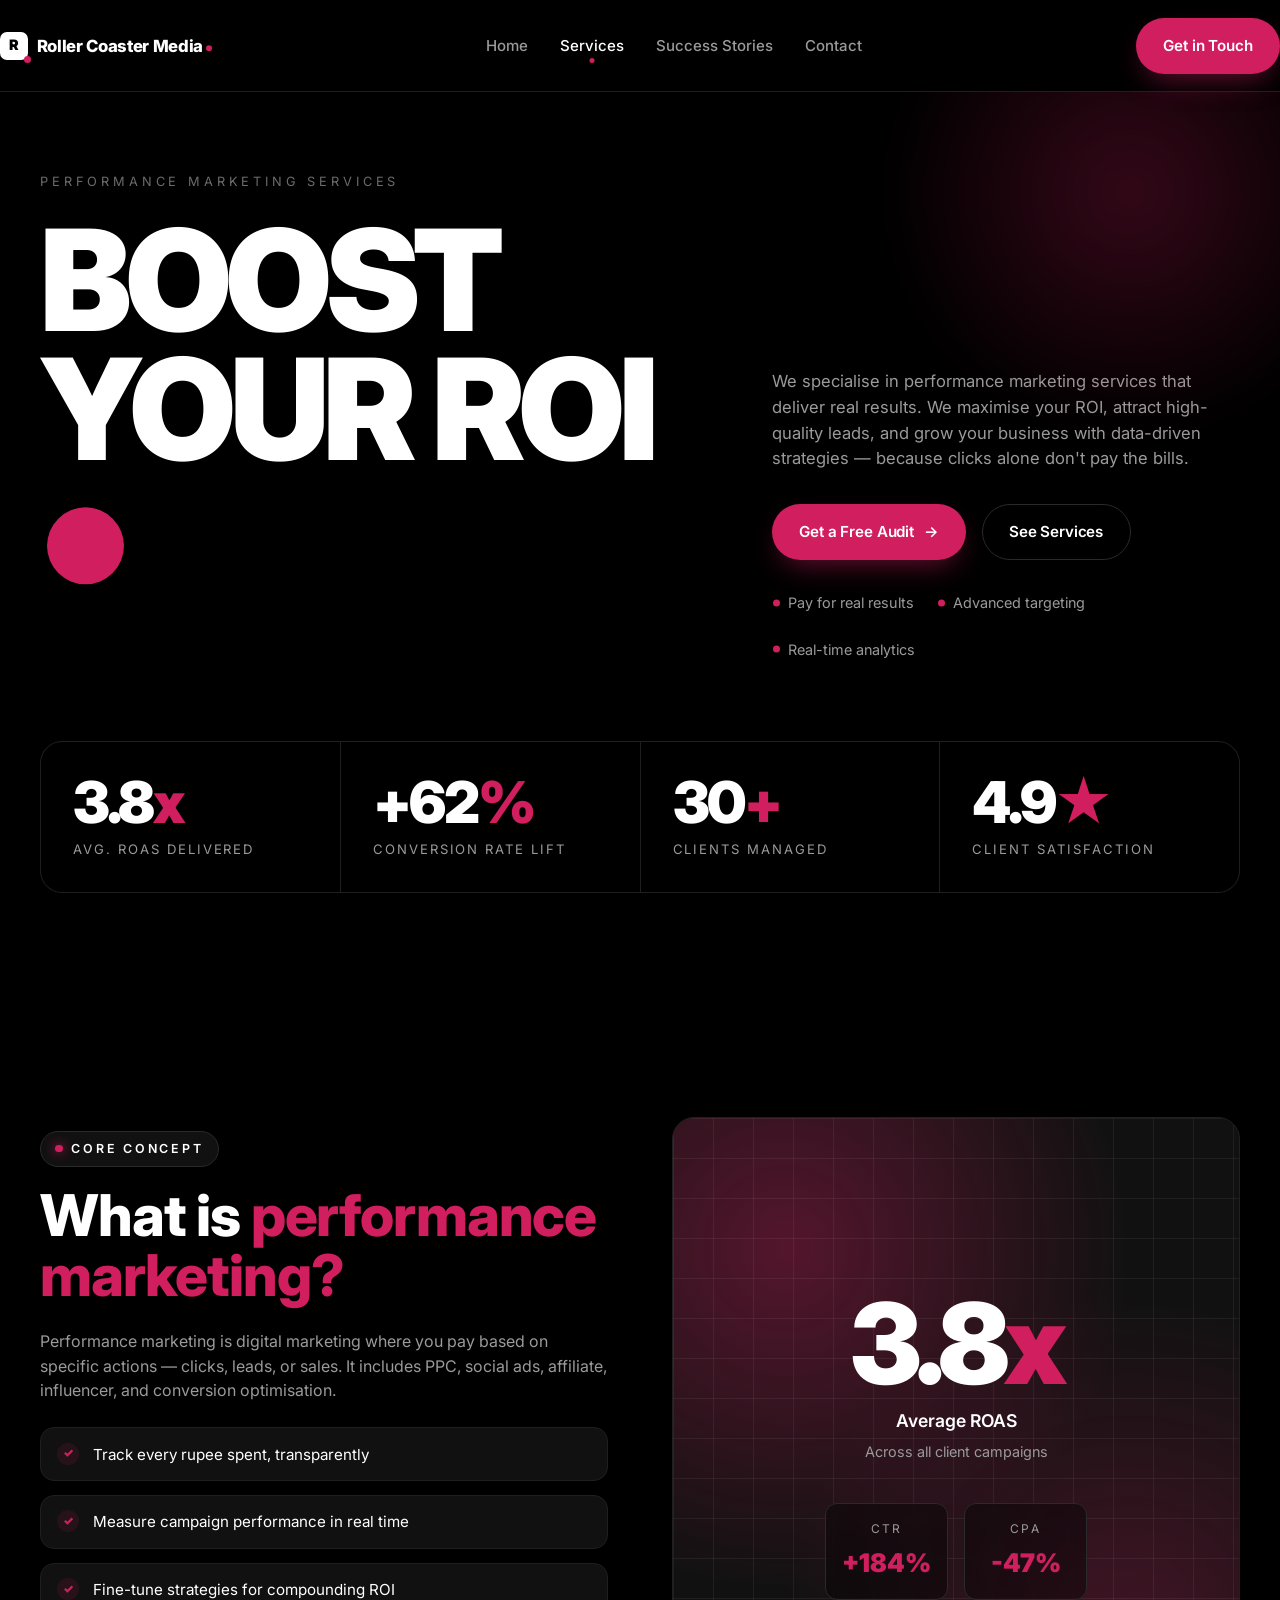
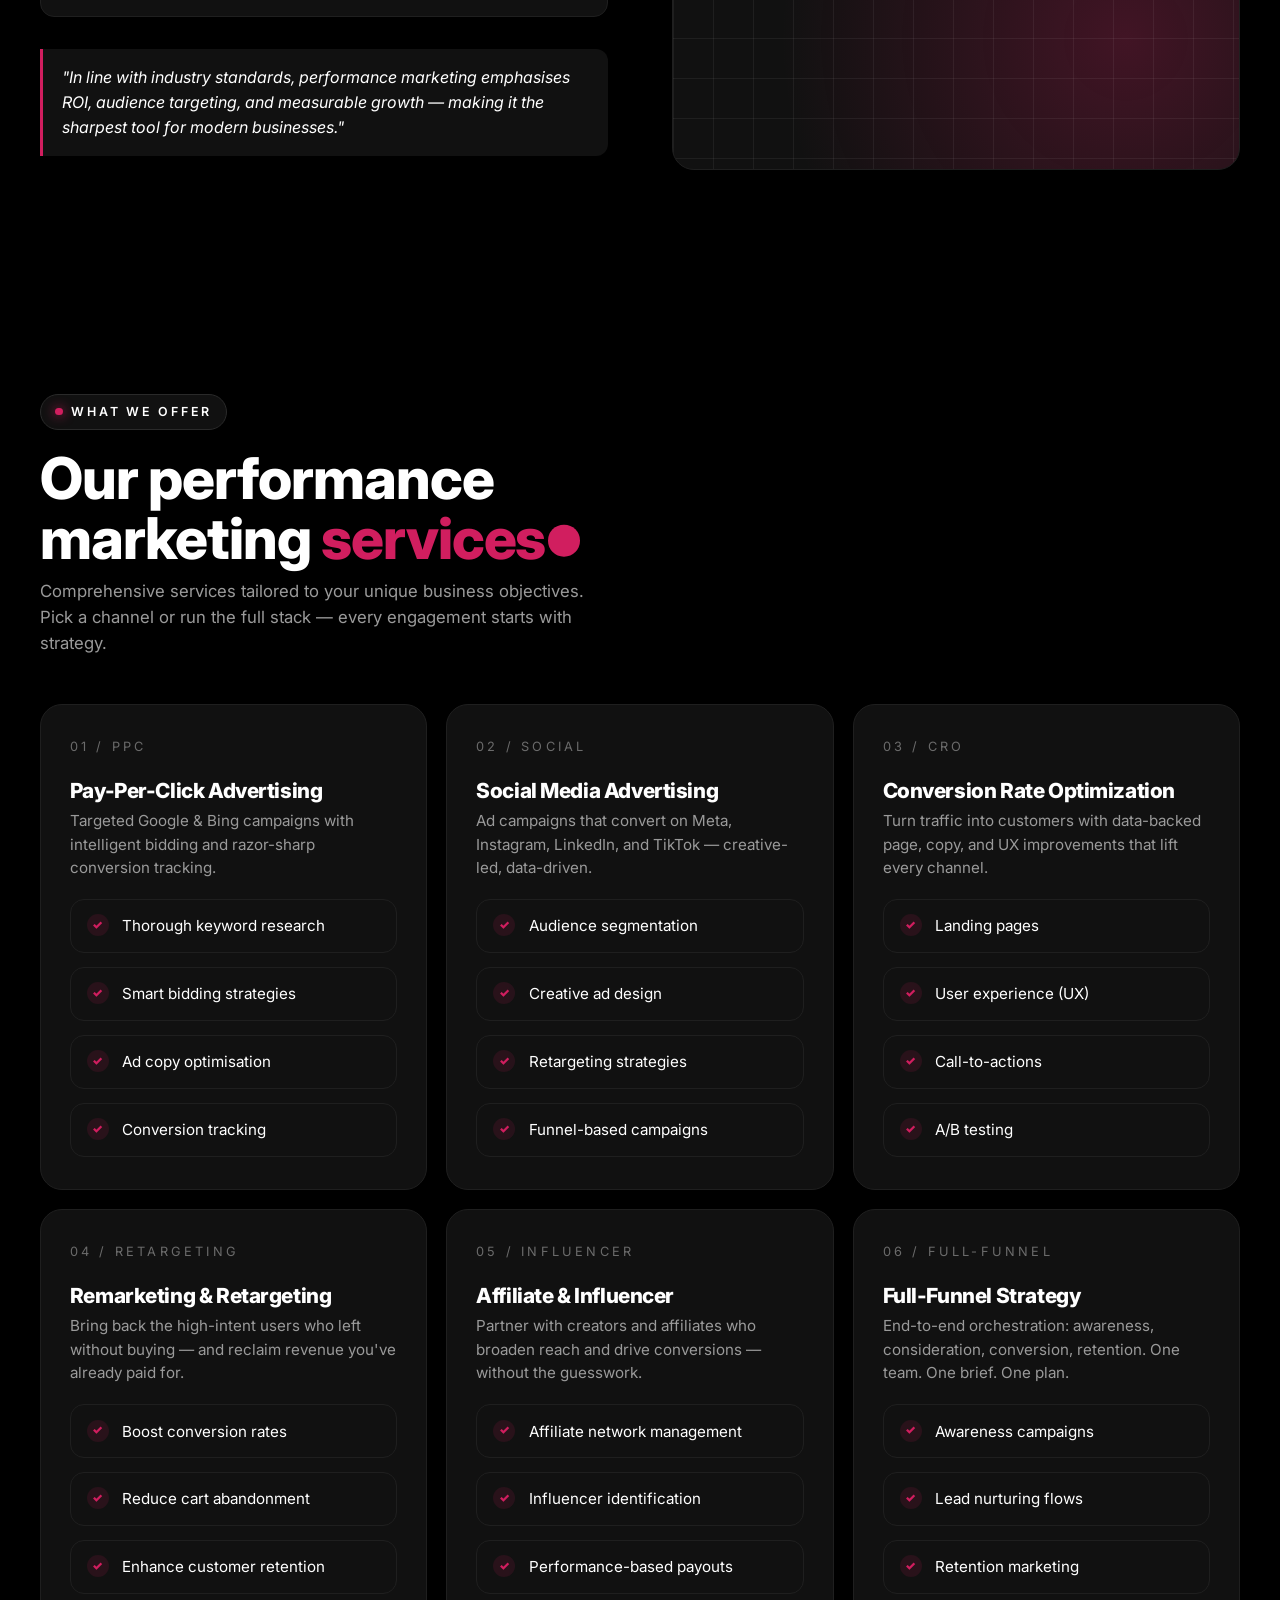
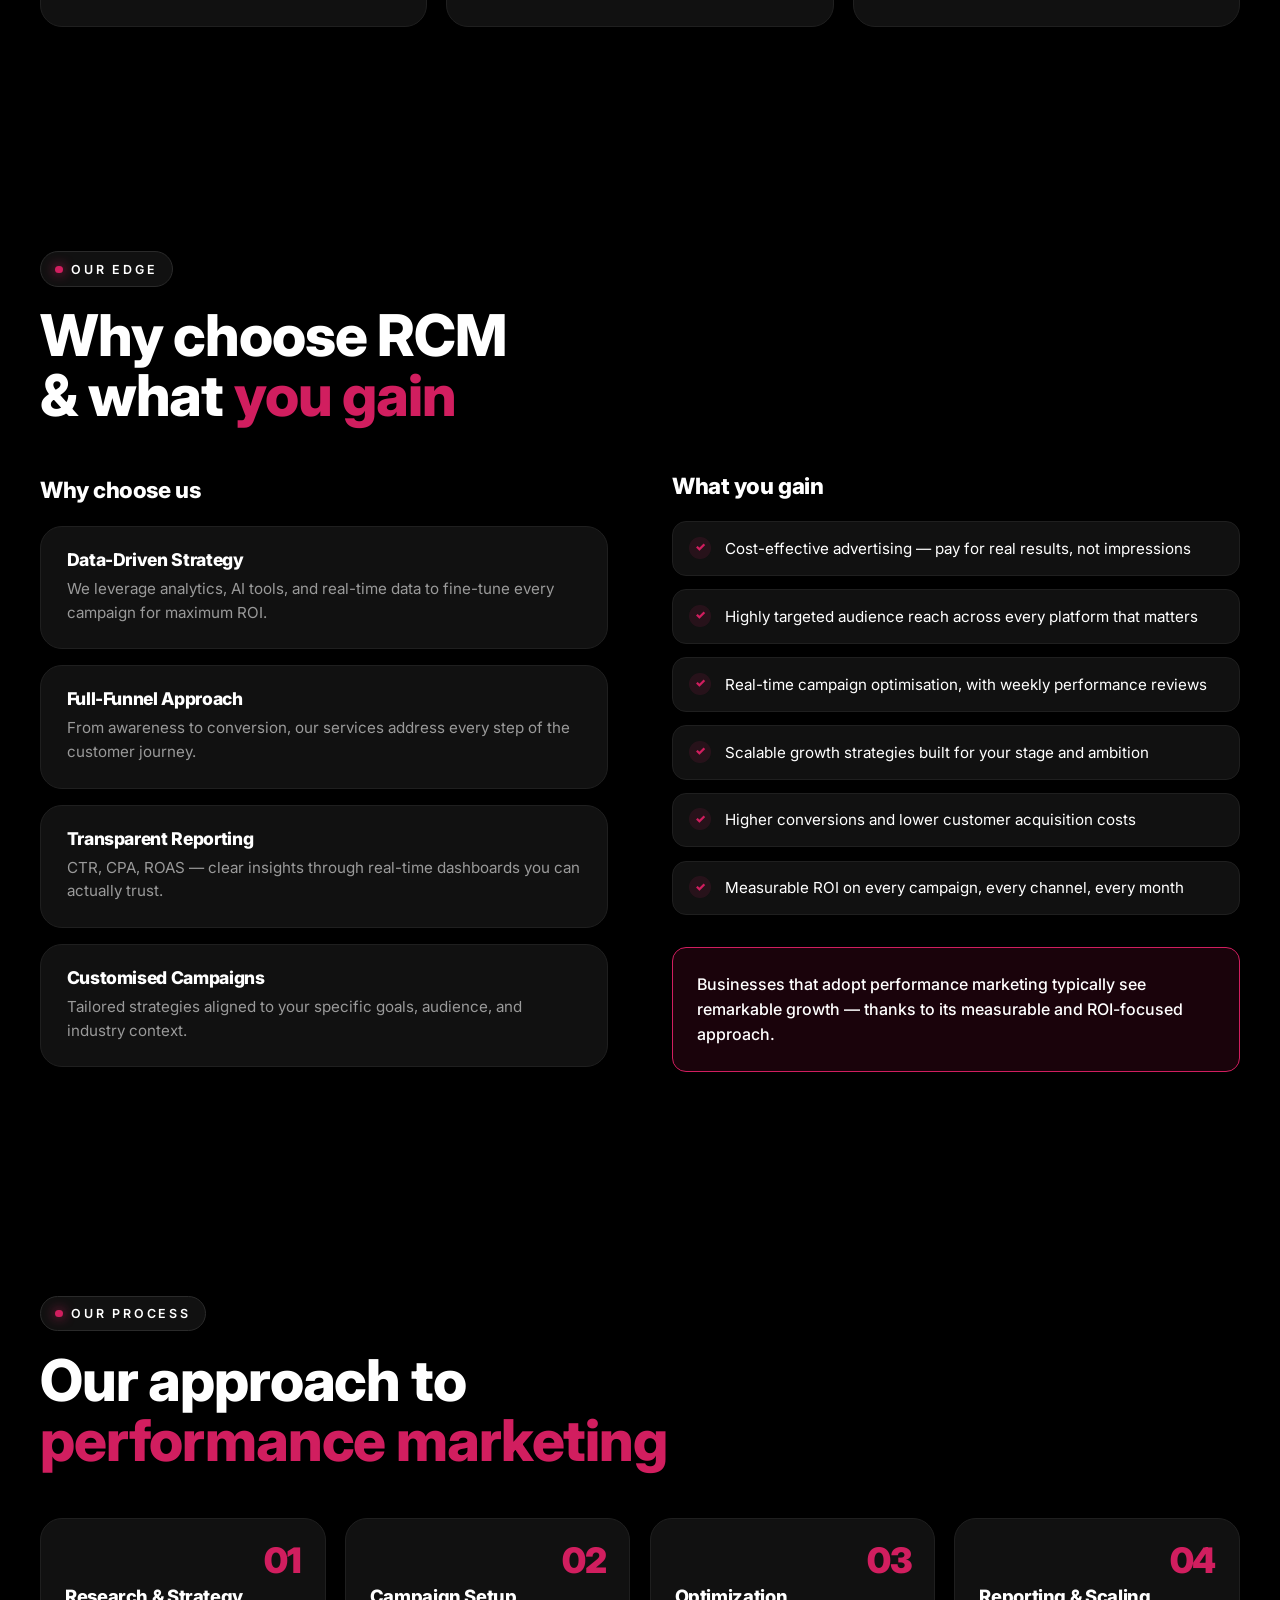
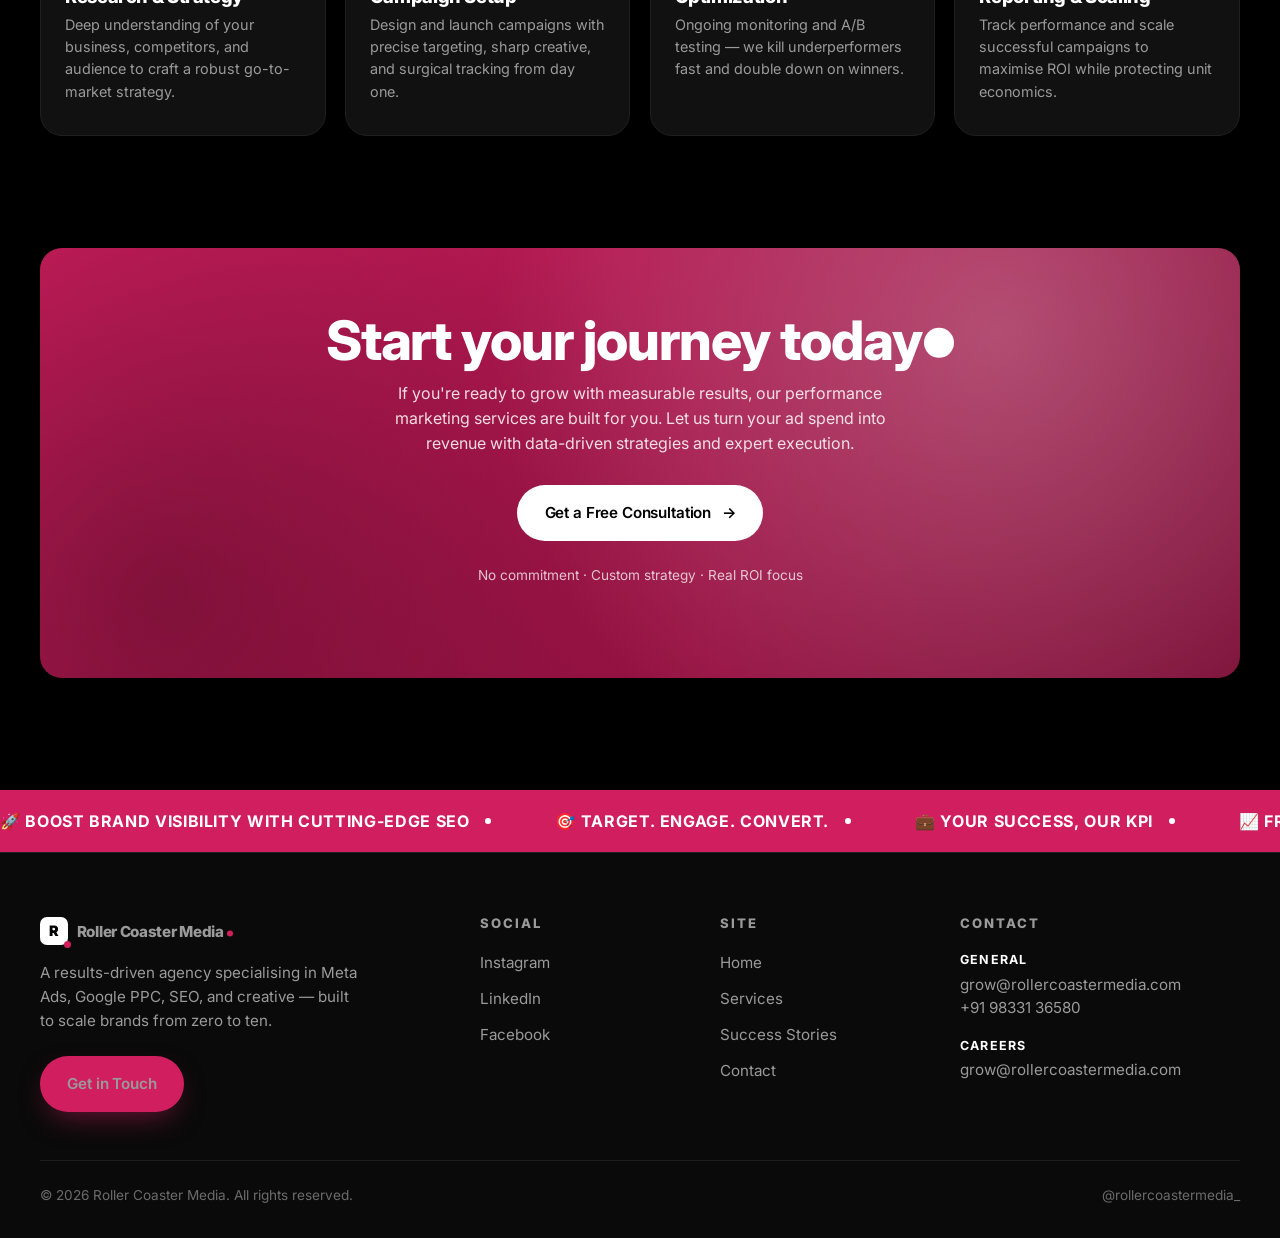
<file: services.html>
<!DOCTYPE html>
<html lang="en"><head><meta charset="UTF-8">
<title>Redirecting…</title>
<link rel="canonical" href="services/">
<meta http-equiv="refresh" content="0; url=services/">
<script>location.replace("services/" + location.hash);</script>
</head><body><a href="services/">Continue</a></body></html>
</file>
<file: styles.css>
/* ============================================
   ROLLER COASTER MEDIA — Brand stylesheet
   Palette: Pure black + crisp white + magenta dot accent
   Type:    Bold sans-serif (Inter / system stack)
   ============================================ */

/* ---------- DESIGN TOKENS ---------- */
:root {
    --rcm-black: #000000;
    --rcm-off-black: #0a0a0a;
    --rcm-surface: #111111;
    --rcm-surface-2: #161616;
    --rcm-border: #1f1f1f;
    --rcm-border-strong: #2a2a2a;
    --rcm-text: #ffffff;
    --rcm-text-muted: #9a9a9a;
    --rcm-text-dim: #6b6b6b;
    --rcm-magenta: #d11e5f;
    --rcm-magenta-bright: #ec1d6e;
    --rcm-magenta-soft: rgba(209, 30, 95, 0.12);

    --max-w: 1280px;
    --gutter: clamp(1.25rem, 4vw, 2.5rem);

    --radius-sm: 6px;
    --radius: 14px;
    --radius-lg: 22px;
    --radius-pill: 999px;

    --ease: cubic-bezier(.2, .8, .2, 1);

    --font-sans: 'Inter', -apple-system, BlinkMacSystemFont, "Segoe UI",
        Roboto, Helvetica, Arial, sans-serif;
}

/* ---------- RESET ---------- */
*, *::before, *::after { box-sizing: border-box; }
html { -webkit-text-size-adjust: 100%; scroll-behavior: smooth; }
body {
    margin: 0;
    background: var(--rcm-black);
    color: var(--rcm-text);
    font-family: var(--font-sans);
    font-size: 16px;
    line-height: 1.55;
    -webkit-font-smoothing: antialiased;
    -moz-osx-font-smoothing: grayscale;
    overflow-x: hidden;
}
img, svg { max-width: 100%; display: block; }
a { color: inherit; text-decoration: none; }
button { font: inherit; cursor: pointer; }
input, textarea, select { font: inherit; color: inherit; }

/* ---------- TYPOGRAPHY ---------- */
h1, h2, h3, h4 {
    margin: 0 0 .4em;
    font-weight: 800;
    letter-spacing: -0.02em;
    line-height: 1.04;
}
h1 { font-size: clamp(2.6rem, 7vw, 6rem); }
h2 { font-size: clamp(2rem, 4.5vw, 3.6rem); }
h3 { font-size: clamp(1.35rem, 2.2vw, 1.8rem); }
h4 { font-size: 1.1rem; letter-spacing: 0; }
p  { margin: 0 0 1em; color: var(--rcm-text-muted); }

.eyebrow {
    display: inline-flex;
    align-items: center;
    gap: .55rem;
    font-size: .78rem;
    font-weight: 600;
    letter-spacing: .22em;
    text-transform: uppercase;
    color: var(--rcm-text);
    padding: .45rem .9rem;
    border: 1px solid var(--rcm-border-strong);
    border-radius: var(--radius-pill);
    background: var(--rcm-surface);
}
.eyebrow::before {
    content: "";
    width: .45rem; height: .45rem;
    border-radius: 50%;
    background: var(--rcm-magenta);
    box-shadow: 0 0 12px var(--rcm-magenta);
}

/* Magenta dot — signature brand mark */
.dot {
    display: inline-block;
    width: .55em; height: .55em;
    background: var(--rcm-magenta);
    border-radius: 50%;
    vertical-align: baseline;
    margin-left: .05em;
    transform: translateY(-.04em);
}
.accent { color: var(--rcm-magenta); }

/* ---------- LAYOUT ---------- */
.container {
    max-width: var(--max-w);
    margin: 0 auto;
    padding: 0 var(--gutter);
}
section { padding: clamp(4rem, 9vw, 7rem) 0; position: relative; }
.section-head { max-width: 760px; margin-bottom: 3rem; }
.section-head h2 { margin-bottom: .6rem; }
.section-head p { font-size: 1.05rem; max-width: 580px; }

/* ---------- BUTTONS ---------- */
.btn {
    display: inline-flex;
    align-items: center;
    justify-content: center;
    gap: .65rem;
    padding: .95rem 1.65rem;
    border-radius: var(--radius-pill);
    font-weight: 600;
    font-size: .95rem;
    letter-spacing: -0.01em;
    border: 1px solid transparent;
    transition: transform .25s var(--ease), background .25s, color .25s, border-color .25s;
    white-space: nowrap;
}
.btn:hover { transform: translateY(-2px); }
.btn-primary {
    background: var(--rcm-magenta);
    color: #fff;
    box-shadow: 0 12px 30px -10px rgba(209, 30, 95, .55);
}
.btn-primary:hover { background: var(--rcm-magenta-bright); }
.btn-ghost {
    background: transparent;
    color: var(--rcm-text);
    border-color: var(--rcm-border-strong);
}
.btn-ghost:hover { background: #fff; color: var(--rcm-black); border-color: #fff; }
.btn-white { background: #fff; color: var(--rcm-black); }
.btn-white:hover { background: var(--rcm-magenta); color: #fff; }
.btn .arrow { transition: transform .25s var(--ease); }
.btn:hover .arrow { transform: translateX(4px); }

/* ---------- NAVBAR ---------- */
.nav {
    position: sticky;
    top: 0; z-index: 80;
    background: rgba(0, 0, 0, .75);
    backdrop-filter: blur(14px);
    -webkit-backdrop-filter: blur(14px);
    border-bottom: 1px solid var(--rcm-border);
}
.nav-inner {
    display: flex;
    align-items: center;
    justify-content: space-between;
    padding: 1.1rem 0;
}
.brand {
    display: inline-flex;
    align-items: center;
    gap: .55rem;
    font-weight: 800;
    font-size: 1.05rem;
    letter-spacing: -0.02em;
}
.brand .mark {
    width: 28px; height: 28px;
    background: #fff;
    color: var(--rcm-black);
    border-radius: 7px;
    display: grid; place-items: center;
    font-size: .9rem;
    font-weight: 900;
    position: relative;
}
.brand .mark::after {
    content: "";
    position: absolute;
    width: 7px; height: 7px;
    background: var(--rcm-magenta);
    border-radius: 50%;
    right: -3px; bottom: -3px;
}
.nav-links {
    display: flex; gap: 2rem;
    list-style: none; margin: 0; padding: 0;
}
.nav-links a {
    font-size: .94rem;
    color: var(--rcm-text-muted);
    font-weight: 500;
    position: relative;
    transition: color .2s;
}
.nav-links a:hover,
.nav-links a.active { color: #fff; }
.nav-links a.active::after {
    content: "";
    position: absolute;
    left: 50%; bottom: -8px;
    width: 5px; height: 5px;
    background: var(--rcm-magenta);
    border-radius: 50%;
    transform: translateX(-50%);
}
.nav-cta { display: inline-flex; align-items: center; gap: .8rem; }
.menu-toggle {
    display: none;
    background: transparent;
    border: 1px solid var(--rcm-border-strong);
    border-radius: 10px;
    width: 42px; height: 42px;
    place-items: center;
    color: #fff;
}

@media (max-width: 880px) {
    .nav-links {
        position: fixed;
        inset: 64px 0 auto 0;
        flex-direction: column;
        background: var(--rcm-black);
        padding: 1.5rem var(--gutter) 2rem;
        gap: 1.2rem;
        border-bottom: 1px solid var(--rcm-border);
        transform: translateY(-110%);
        visibility: hidden;
        transition: transform .35s var(--ease), visibility .35s;
    }
    .nav-links.open { transform: translateY(0); visibility: visible; }
    .nav-links a { font-size: 1.1rem; color: #fff; }
    .menu-toggle { display: grid; }
    .nav-cta .btn { display: none; }
}

/* ---------- HERO (big poster type) ---------- */
.hero {
    padding-top: clamp(3rem, 7vw, 5rem);
    padding-bottom: clamp(3rem, 7vw, 5rem);
    position: relative;
    overflow: hidden;
}
.hero::before {
    content: "";
    position: absolute;
    width: 700px; height: 700px;
    background: radial-gradient(closest-side, rgba(209, 30, 95, .25), transparent 70%);
    top: -250px; right: -200px;
    filter: blur(20px);
    pointer-events: none;
}
.hero-grid {
    display: grid;
    grid-template-columns: 1.4fr 1fr;
    gap: clamp(2rem, 6vw, 5rem);
    align-items: end;
}
.hero h1 {
    font-size: clamp(3rem, 11vw, 9rem);
    font-weight: 900;
    text-transform: uppercase;
    letter-spacing: -0.04em;
    line-height: .92;
}
.hero h1 span.line { display: block; }
.hero .sub {
    font-size: clamp(1rem, 1.3vw, 1.15rem);
    color: var(--rcm-text-muted);
    max-width: 460px;
    margin: 0 0 2rem;
}
.hero-tag {
    font-size: .8rem;
    letter-spacing: .3em;
    text-transform: uppercase;
    color: var(--rcm-text-dim);
    margin-bottom: 1.5rem;
}
.hero-actions { display: flex; gap: 1rem; flex-wrap: wrap; }

@media (max-width: 880px) {
    .hero-grid { grid-template-columns: 1fr; }
}

/* ---------- MARQUEE TRUST STRIP ---------- */
.marquee {
    border-block: 1px solid var(--rcm-border);
    background: var(--rcm-off-black);
    padding: 1.4rem 0;
    overflow: hidden;
}
.marquee-track {
    display: flex;
    gap: 4rem;
    white-space: nowrap;
    animation: scroll 35s linear infinite;
    width: max-content;
}
.marquee-item {
    font-weight: 700;
    font-size: 1.4rem;
    letter-spacing: -0.02em;
    color: var(--rcm-text-muted);
    display: inline-flex;
    align-items: center;
    gap: 1rem;
}
.marquee-item::after {
    content: "";
    width: 6px; height: 6px;
    background: var(--rcm-magenta);
    border-radius: 50%;
    display: inline-block;
}
@keyframes scroll {
    from { transform: translateX(0); }
    to   { transform: translateX(-50%); }
}

/* ---------- STAT STRIP ---------- */
.stats {
    display: grid;
    grid-template-columns: repeat(4, 1fr);
    gap: 1px;
    background: var(--rcm-border);
    border: 1px solid var(--rcm-border);
    border-radius: var(--radius-lg);
    overflow: hidden;
}
.stat {
    background: var(--rcm-black);
    padding: 2rem;
}
.stat .n {
    font-size: clamp(2.4rem, 4.5vw, 3.6rem);
    font-weight: 900;
    letter-spacing: -0.04em;
    line-height: 1;
    margin: 0 0 .5rem;
}
.stat .n .dot { width: .25em; height: .25em; vertical-align: middle; }
.stat .l {
    font-size: .82rem;
    letter-spacing: .15em;
    text-transform: uppercase;
    color: var(--rcm-text-muted);
}
@media (max-width: 720px) {
    .stats { grid-template-columns: repeat(2, 1fr); }
}

/* ---------- SERVICE CARDS ---------- */
.cards {
    display: grid;
    grid-template-columns: repeat(3, 1fr);
    gap: 1.2rem;
}
@media (max-width: 980px) { .cards { grid-template-columns: repeat(2, 1fr); } }
@media (max-width: 640px) { .cards { grid-template-columns: 1fr; } }

.card {
    background: var(--rcm-surface);
    border: 1px solid var(--rcm-border);
    border-radius: var(--radius-lg);
    padding: 2rem 1.8rem;
    position: relative;
    overflow: hidden;
    transition: border-color .3s var(--ease), transform .3s var(--ease);
}
.card:hover {
    border-color: var(--rcm-magenta);
    transform: translateY(-4px);
}
.card::before {
    content: "";
    position: absolute;
    width: 220px; height: 220px;
    background: var(--rcm-magenta-soft);
    border-radius: 50%;
    top: -120px; right: -120px;
    filter: blur(40px);
    opacity: 0;
    transition: opacity .35s;
}
.card:hover::before { opacity: 1; }
.card .num {
    font-size: .8rem;
    letter-spacing: .25em;
    color: var(--rcm-text-dim);
    margin-bottom: 1.4rem;
    display: block;
}
.card .icon {
    width: 44px; height: 44px;
    background: var(--rcm-magenta);
    border-radius: 12px;
    display: grid; place-items: center;
    color: #fff;
    margin-bottom: 1.3rem;
    font-size: 1.2rem;
    font-weight: 800;
}
.card h3 { margin-bottom: .5rem; font-size: 1.3rem; }
.card p  { font-size: .95rem; margin: 0; }

/* ---------- BIG SPLIT SECTION ---------- */
.split {
    display: grid;
    grid-template-columns: 1fr 1fr;
    gap: clamp(2rem, 5vw, 4rem);
    align-items: center;
}
@media (max-width: 880px) { .split { grid-template-columns: 1fr; } }
.split-visual {
    position: relative;
    border-radius: var(--radius-lg);
    overflow: hidden;
    border: 1px solid var(--rcm-border);
    aspect-ratio: 5/4;
    background:
        radial-gradient(circle at 20% 20%, rgba(209, 30, 95, .35), transparent 50%),
        radial-gradient(circle at 80% 80%, rgba(209, 30, 95, .25), transparent 50%),
        var(--rcm-surface);
    display: grid; place-items: center;
    padding: 2rem;
}
.chart-grid {
    width: 100%; height: 100%;
    background-image:
        linear-gradient(rgba(255,255,255,.06) 1px, transparent 1px),
        linear-gradient(90deg, rgba(255,255,255,.06) 1px, transparent 1px);
    background-size: 40px 40px;
    position: absolute; inset: 0;
}

/* ---------- METRIC BARS ---------- */
.metrics { display: flex; flex-direction: column; gap: 1.1rem; width: 100%; position: relative; z-index: 2; }
.metric { background: rgba(0,0,0,.35); border: 1px solid var(--rcm-border-strong); padding: 1rem 1.2rem; border-radius: var(--radius); backdrop-filter: blur(8px); }
.metric .top { display: flex; justify-content: space-between; align-items: baseline; margin-bottom: .55rem; }
.metric .top .label { color: var(--rcm-text-muted); font-size: .85rem; letter-spacing: .08em; text-transform: uppercase; }
.metric .top .val { font-weight: 900; font-size: 1.3rem; letter-spacing: -0.02em; }
.metric .top .val .accent { color: var(--rcm-magenta); }
.bar { height: 6px; background: var(--rcm-border-strong); border-radius: 99px; overflow: hidden; position: relative; }
.bar > span { display: block; height: 100%; background: linear-gradient(90deg, var(--rcm-magenta), var(--rcm-magenta-bright)); border-radius: 99px; transform-origin: left; animation: grow 1.6s var(--ease) both; }
@keyframes grow { from { transform: scaleX(0); } to { transform: scaleX(1); } }

/* ---------- FAQ ---------- */
.faq-list { display: flex; flex-direction: column; gap: .8rem; }
.faq {
    background: var(--rcm-surface);
    border: 1px solid var(--rcm-border);
    border-radius: var(--radius);
    padding: 0;
    overflow: hidden;
    transition: border-color .25s;
}
.faq:hover, .faq[open] { border-color: var(--rcm-border-strong); }
.faq summary {
    list-style: none;
    cursor: pointer;
    padding: 1.3rem 1.5rem;
    display: flex;
    justify-content: space-between;
    align-items: center;
    gap: 1rem;
    font-weight: 600;
    font-size: 1.02rem;
}
.faq summary::-webkit-details-marker { display: none; }
.faq summary::after {
    content: "+";
    width: 28px; height: 28px;
    border-radius: 50%;
    background: var(--rcm-surface-2);
    border: 1px solid var(--rcm-border-strong);
    display: grid; place-items: center;
    font-weight: 800;
    color: var(--rcm-magenta);
    transition: transform .3s var(--ease), background .25s;
    flex-shrink: 0;
}
.faq[open] summary::after { transform: rotate(45deg); background: var(--rcm-magenta); color: #fff; }
.faq .body { padding: 0 1.5rem 1.4rem; color: var(--rcm-text-muted); font-size: .98rem; }

/* ---------- FORM ---------- */
.form {
    background: var(--rcm-surface);
    border: 1px solid var(--rcm-border);
    border-radius: var(--radius-lg);
    padding: clamp(1.5rem, 4vw, 2.5rem);
}
.form .row { display: grid; grid-template-columns: 1fr 1fr; gap: 1rem; margin-bottom: 1rem; }
@media (max-width: 640px) { .form .row { grid-template-columns: 1fr; } }
.form label {
    display: block;
    font-size: .78rem;
    letter-spacing: .12em;
    text-transform: uppercase;
    color: var(--rcm-text-muted);
    margin-bottom: .4rem;
}
.form input, .form textarea, .form select {
    width: 100%;
    background: var(--rcm-black);
    border: 1px solid var(--rcm-border-strong);
    color: #fff;
    padding: .9rem 1rem;
    border-radius: var(--radius);
    transition: border-color .25s;
    font-size: 1rem;
}
.form input:focus, .form textarea:focus, .form select:focus {
    outline: none;
    border-color: var(--rcm-magenta);
}
.form textarea { min-height: 130px; resize: vertical; }
.form .field { margin-bottom: 1rem; }
.form .req { color: var(--rcm-magenta); margin-left: .15rem; }

/* ---------- BLOG CARDS ---------- */
.blogs-grid {
    display: grid;
    grid-template-columns: repeat(3, 1fr);
    gap: 1.5rem;
}
@media (max-width: 880px) { .blogs-grid { grid-template-columns: repeat(2, 1fr); } }
@media (max-width: 600px) { .blogs-grid { grid-template-columns: 1fr; } }
.blog-card {
    background: var(--rcm-surface);
    border: 1px solid var(--rcm-border);
    border-radius: var(--radius-lg);
    overflow: hidden;
    display: flex;
    flex-direction: column;
    transition: transform .3s var(--ease), border-color .3s;
}
.blog-card:hover { transform: translateY(-4px); border-color: var(--rcm-magenta); }
.blog-thumb {
    aspect-ratio: 16/10;
    background: linear-gradient(135deg, #1a1a1a, #050505);
    position: relative;
    overflow: hidden;
}
.blog-thumb::before {
    content: "";
    position: absolute; inset: 0;
    background:
        radial-gradient(circle at var(--x, 30%) var(--y, 40%), rgba(209, 30, 95, .35), transparent 60%);
}
.blog-thumb .badge {
    position: absolute;
    top: 1rem; left: 1rem;
    background: rgba(0, 0, 0, .6);
    border: 1px solid var(--rcm-border-strong);
    padding: .35rem .8rem;
    border-radius: var(--radius-pill);
    font-size: .75rem;
    color: #fff;
    backdrop-filter: blur(6px);
    z-index: 2;
}
.blog-thumb .label-big {
    position: absolute;
    inset: 0;
    display: grid;
    place-items: center;
    color: #fff;
    font-weight: 900;
    font-size: 2rem;
    letter-spacing: -0.03em;
    text-align: center;
    padding: 1rem;
    z-index: 1;
    opacity: .9;
}
.blog-body { padding: 1.5rem; display: flex; flex-direction: column; flex: 1; }
.blog-body .date { font-size: .8rem; color: var(--rcm-text-dim); letter-spacing: .08em; margin-bottom: .8rem; text-transform: uppercase; }
.blog-body h3 { font-size: 1.18rem; margin-bottom: .6rem; line-height: 1.25; }
.blog-body p { font-size: .92rem; margin: 0 0 1.2rem; }
.blog-body .read-more {
    margin-top: auto;
    font-size: .9rem;
    font-weight: 600;
    color: var(--rcm-magenta);
    display: inline-flex; align-items: center; gap: .35rem;
}

/* ---------- LARGE CTA ---------- */
.cta-band {
    background: linear-gradient(135deg, var(--rcm-magenta) 0%, #7a0b34 100%);
    border-radius: var(--radius-lg);
    padding: clamp(2.5rem, 5vw, 4rem);
    text-align: center;
    position: relative;
    overflow: hidden;
}
.cta-band::before {
    content: "";
    position: absolute;
    inset: 0;
    background:
        radial-gradient(circle at 80% 20%, rgba(255,255,255,.25), transparent 50%),
        radial-gradient(circle at 10% 80%, rgba(0,0,0,.3), transparent 50%);
    pointer-events: none;
}
.cta-band > * { position: relative; }
.cta-band h2 { font-size: clamp(2rem, 5vw, 3.4rem); margin-bottom: .8rem; color: #fff; }
.cta-band p  { color: rgba(255,255,255,.85); max-width: 540px; margin: 0 auto 1.8rem; }

/* ---------- FOOTER ---------- */
.ticker {
    background: var(--rcm-magenta);
    color: #fff;
    padding: 1.1rem 0;
    overflow: hidden;
    border-block: 1px solid var(--rcm-magenta);
}
.ticker .marquee-track { animation-duration: 30s; }
.ticker .marquee-item { color: #fff; font-weight: 700; font-size: 1rem; letter-spacing: .04em; }
.ticker .marquee-item::after { background: #fff; }

.footer {
    background: var(--rcm-off-black);
    border-top: 1px solid var(--rcm-border);
    padding: 4rem 0 2rem;
}
.footer-grid {
    display: grid;
    grid-template-columns: 2fr 1fr 1fr 1.4fr;
    gap: 2.5rem;
    margin-bottom: 3rem;
}
@media (max-width: 880px) { .footer-grid { grid-template-columns: 1fr 1fr; } }
@media (max-width: 540px) { .footer-grid { grid-template-columns: 1fr; } }
.footer h4 {
    font-size: .82rem;
    text-transform: uppercase;
    letter-spacing: .15em;
    color: var(--rcm-text-muted);
    margin-bottom: 1.2rem;
}
.footer ul { list-style: none; padding: 0; margin: 0; display: flex; flex-direction: column; gap: .7rem; }
.footer a { color: var(--rcm-text-muted); font-size: .95rem; transition: color .2s; }
.footer a:hover { color: var(--rcm-magenta); }
.footer .brand-block p { font-size: .95rem; max-width: 320px; margin: 1rem 0 1.5rem; }
.footer .contact-item { font-size: .9rem; color: var(--rcm-text-muted); margin-bottom: .4rem; }
.footer .contact-item strong { color: #fff; display: block; font-size: .78rem; text-transform: uppercase; letter-spacing: .1em; margin-bottom: .2rem; }
.footer-bottom {
    border-top: 1px solid var(--rcm-border);
    padding-top: 1.5rem;
    display: flex;
    justify-content: space-between;
    flex-wrap: wrap;
    gap: 1rem;
    font-size: .85rem;
    color: var(--rcm-text-dim);
}

/* ---------- PROCESS STEPS ---------- */
.process {
    display: grid;
    grid-template-columns: repeat(4, 1fr);
    gap: 1.2rem;
    counter-reset: step;
}
@media (max-width: 880px) { .process { grid-template-columns: repeat(2, 1fr); } }
@media (max-width: 540px) { .process { grid-template-columns: 1fr; } }
.step {
    background: var(--rcm-surface);
    border: 1px solid var(--rcm-border);
    border-radius: var(--radius-lg);
    padding: 2rem 1.5rem;
    position: relative;
    counter-increment: step;
}
.step::before {
    content: "0" counter(step);
    position: absolute;
    top: 1.5rem; right: 1.5rem;
    font-size: 2.2rem;
    font-weight: 900;
    color: var(--rcm-magenta);
    line-height: 1;
    letter-spacing: -0.04em;
}
.step h3 { font-size: 1.15rem; margin: 2.2rem 0 .5rem; max-width: 180px; }
.step p { font-size: .9rem; margin: 0; }

/* ---------- BENEFIT LIST ---------- */
.bullets { list-style: none; padding: 0; margin: 0; display: flex; flex-direction: column; gap: .85rem; }
.bullets li {
    display: flex;
    align-items: flex-start;
    gap: .85rem;
    padding: .9rem 1rem;
    background: var(--rcm-surface);
    border: 1px solid var(--rcm-border);
    border-radius: var(--radius);
    color: var(--rcm-text);
    font-size: .95rem;
}
.bullets li::before {
    content: "✓";
    color: var(--rcm-magenta);
    font-weight: 900;
    margin-top: 0;
    font-size: 1.1rem;
    flex-shrink: 0;
    width: 22px; height: 22px;
    background: var(--rcm-magenta-soft);
    border-radius: 50%;
    display: grid; place-items: center;
    font-size: .75rem;
}

/* ---------- POSTER SECTION (echoes attached image) ---------- */
.poster {
    background: var(--rcm-black);
    border: 1px solid var(--rcm-border);
    border-radius: var(--radius-lg);
    padding: clamp(2.5rem, 6vw, 5rem) clamp(1.5rem, 4vw, 3rem);
}
.poster .massive {
    font-size: clamp(3rem, 14vw, 11rem);
    font-weight: 900;
    text-transform: uppercase;
    letter-spacing: -0.05em;
    line-height: .88;
    margin: 0;
}
.poster .massive span { display: block; }
.poster .tag {
    margin-top: 2rem;
    max-width: 380px;
    font-weight: 600;
    font-size: 1.1rem;
    line-height: 1.3;
}
.poster .handle {
    margin-top: 5rem;
    text-align: right;
    font-weight: 700;
    color: var(--rcm-magenta);
    font-size: clamp(1.2rem, 2vw, 1.6rem);
    letter-spacing: -0.02em;
}

/* ---------- LOGO STRIP ---------- */
.logo-strip {
    display: grid;
    grid-template-columns: repeat(6, 1fr);
    gap: 1px;
    background: var(--rcm-border);
    border: 1px solid var(--rcm-border);
    border-radius: var(--radius-lg);
    overflow: hidden;
}
@media (max-width: 880px) { .logo-strip { grid-template-columns: repeat(3, 1fr); } }
@media (max-width: 480px) { .logo-strip { grid-template-columns: repeat(2, 1fr); } }
.logo-cell {
    background: var(--rcm-black);
    padding: 1.8rem 1rem;
    display: grid; place-items: center;
    font-weight: 800;
    font-size: 1rem;
    letter-spacing: -0.01em;
    color: var(--rcm-text-muted);
    transition: color .25s, background .25s;
}
.logo-cell:hover { color: #fff; background: var(--rcm-surface); }

/* ---------- BIG NUMBERS ---------- */
.numbers {
    display: grid;
    grid-template-columns: repeat(3, 1fr);
    gap: 1.2rem;
}
@media (max-width: 720px) { .numbers { grid-template-columns: 1fr; } }
.number-card {
    background: var(--rcm-surface);
    border: 1px solid var(--rcm-border);
    border-radius: var(--radius-lg);
    padding: 2.2rem;
}
.number-card .big {
    font-size: clamp(3rem, 6vw, 5rem);
    font-weight: 900;
    letter-spacing: -0.05em;
    line-height: 1;
    margin: 0 0 .6rem;
}
.number-card .big .accent { color: var(--rcm-magenta); }
.number-card h4 { margin: 0 0 .4rem; font-size: 1.05rem; }
.number-card p { margin: 0; font-size: .92rem; }

/* ---------- UTIL ---------- */
.text-center { text-align: center; }
.mt-sm { margin-top: 1rem; }
.mt-md { margin-top: 2rem; }
.mt-lg { margin-top: 3rem; }
.mb-md { margin-bottom: 2rem; }

/* ---------- BRAND SLIDER (3 at a time, arrow nav) ---------- */
.slider-header {
    display: flex;
    align-items: flex-end;
    justify-content: space-between;
    gap: 2rem;
    margin-bottom: 2.5rem;
    flex-wrap: wrap;
}
.slider-header > div { max-width: 720px; }
.slider-controls {
    display: inline-flex;
    gap: .65rem;
    flex-shrink: 0;
}
.slider-btn {
    width: 52px; height: 52px;
    border-radius: 50%;
    background: var(--rcm-surface);
    border: 1px solid var(--rcm-border-strong);
    color: #fff;
    display: grid; place-items: center;
    cursor: pointer;
    transition: background .25s, border-color .25s, transform .25s var(--ease), opacity .25s;
}
.slider-btn:hover:not([disabled]) {
    background: var(--rcm-magenta);
    border-color: var(--rcm-magenta);
    transform: translateY(-2px);
}
.slider-btn[disabled] {
    opacity: .35;
    cursor: not-allowed;
}

.brand-slider {
    overflow: hidden;
    border-radius: var(--radius-lg);
}
.brand-track {
    display: flex;
    transition: transform .55s var(--ease);
    will-change: transform;
}
.brand-slot {
    flex: 0 0 calc((100% - 2 * 1.2rem) / 3);
    margin-right: 1.2rem;
    height: 160px;
    background: var(--rcm-surface);
    border: 1px solid var(--rcm-border);
    border-radius: var(--radius-lg);
    display: grid; place-items: center;
    font-weight: 800;
    font-size: 1.2rem;
    letter-spacing: -0.01em;
    color: var(--rcm-text-muted);
    text-align: center;
    padding: 1.5rem 1.2rem;
    transition: color .25s, border-color .25s, background .25s, transform .25s var(--ease);
}
.brand-slot:hover {
    color: #fff;
    border-color: var(--rcm-magenta);
    background: var(--rcm-surface-2);
    transform: translateY(-3px);
}
.brand-slot img {
    width: auto;
    max-width: 78%;
    object-fit: contain;
    opacity: .78;
    transition: opacity .25s, transform .35s var(--ease);
}
.brand-slot img.logo-wide   { max-height: 46px; }
.brand-slot img.logo-mid    { max-height: 62px; }
.brand-slot img.logo-square { max-height: 82px; }
.brand-slot img.logo-kg     { max-height: 92px; max-width: 88%; opacity: .95; }
.brand-slot:hover img { opacity: 1; transform: scale(1.05); }
.brand-slot.brand-text { font-size: 1.1rem; letter-spacing: .04em; }
@media (max-width: 540px) {
    .brand-slot img.logo-wide   { max-height: 40px; }
    .brand-slot img.logo-square { max-height: 74px; }
}

@media (max-width: 880px) {
    .brand-slot {
        flex-basis: calc((100% - 1 * 1rem) / 2);
        margin-right: 1rem;
        height: 140px;
        font-size: 1.05rem;
    }
}
@media (max-width: 540px) {
    .brand-slot {
        flex-basis: 100%;
        margin-right: 0;
        height: 130px;
    }
}

.slider-progress {
    margin-top: 1.8rem;
    height: 3px;
    background: var(--rcm-border);
    border-radius: 999px;
    overflow: hidden;
    position: relative;
}
.slider-progress-bar {
    display: block;
    height: 100%;
    width: 25%;
    background: linear-gradient(90deg, var(--rcm-magenta), var(--rcm-magenta-bright));
    border-radius: 999px;
    transform-origin: left;
    transition: width .5s var(--ease), transform .5s var(--ease);
}

/* ---------- VIDEO TESTIMONIALS ---------- */
.testimonials-grid {
    display: grid;
    grid-template-columns: repeat(3, 1fr);
    gap: 1.4rem;
}
@media (max-width: 980px) { .testimonials-grid { grid-template-columns: repeat(2, 1fr); } }
@media (max-width: 620px) { .testimonials-grid { grid-template-columns: 1fr; } }

.video-card {
    background: var(--rcm-surface);
    border: 1px solid var(--rcm-border);
    border-radius: var(--radius-lg);
    overflow: hidden;
    display: flex;
    flex-direction: column;
    transition: transform .3s var(--ease), border-color .3s;
    position: relative;
}
.video-card:hover { transform: translateY(-4px); border-color: var(--rcm-magenta); }
.video-thumb {
    aspect-ratio: 9 / 12;
    position: relative;
    overflow: hidden;
    cursor: pointer;
    background:
        radial-gradient(circle at 30% 30%, rgba(209, 30, 95, .35), transparent 55%),
        radial-gradient(circle at 70% 80%, rgba(20, 20, 20, 1), transparent 60%),
        linear-gradient(180deg, #1a1a1a, #050505);
}
.video-thumb::after {
    content: "";
    position: absolute; inset: 0;
    background: linear-gradient(180deg, transparent 40%, rgba(0,0,0,.75));
}
.video-thumb iframe,
.video-thumb video {
    position: absolute; inset: 0;
    width: 100%; height: 100%;
    border: none;
    z-index: 4;
    object-fit: cover;
    background: #000;
}
.video-thumb-img {
    position: absolute; inset: 0;
    width: 100%; height: 100%;
    object-fit: cover;
    z-index: 1;
    transition: transform .6s var(--ease), filter .3s;
}
.video-card:hover .video-thumb-img {
    transform: scale(1.04);
    filter: brightness(.85);
}
.play-btn {
    position: absolute;
    inset: 0;
    margin: auto;
    width: 72px; height: 72px;
    border-radius: 50%;
    background: var(--rcm-magenta);
    display: grid; place-items: center;
    z-index: 3;
    box-shadow: 0 18px 40px -10px rgba(209, 30, 95, .7);
    transition: transform .3s var(--ease), background .25s;
    border: none;
    cursor: pointer;
}
.video-card:hover .play-btn { transform: scale(1.08); background: var(--rcm-magenta-bright); }
.play-btn::after {
    content: "";
    width: 0; height: 0;
    border-left: 18px solid #fff;
    border-top: 11px solid transparent;
    border-bottom: 11px solid transparent;
    margin-left: 5px;
}
.video-quote {
    position: absolute;
    left: 1.3rem; right: 1.3rem; bottom: 1.3rem;
    color: #fff;
    font-weight: 600;
    font-size: 1rem;
    line-height: 1.35;
    z-index: 3;
    text-shadow: 0 2px 12px rgba(0,0,0,.6);
}
.video-tag {
    position: absolute;
    top: 1rem; left: 1rem;
    z-index: 3;
    background: rgba(0,0,0,.6);
    border: 1px solid var(--rcm-border-strong);
    padding: .35rem .8rem;
    border-radius: var(--radius-pill);
    font-size: .72rem;
    font-weight: 600;
    letter-spacing: .12em;
    text-transform: uppercase;
    color: #fff;
    backdrop-filter: blur(6px);
}
.video-meta {
    padding: 1.3rem 1.4rem 1.5rem;
    display: flex;
    align-items: center;
    gap: .9rem;
    border-top: 1px solid var(--rcm-border);
}
.avatar {
    width: 44px; height: 44px;
    border-radius: 50%;
    background: var(--rcm-magenta);
    color: #fff;
    display: grid; place-items: center;
    font-weight: 800;
    font-size: 1rem;
    flex-shrink: 0;
}
.video-meta .name {
    font-weight: 700;
    font-size: .98rem;
    line-height: 1.2;
}
.video-meta .role {
    font-size: .82rem;
    color: var(--rcm-text-muted);
    margin-top: .1rem;
}
.video-meta .result {
    margin-left: auto;
    text-align: right;
    font-weight: 800;
    color: var(--rcm-magenta);
    font-size: 1rem;
    line-height: 1;
    letter-spacing: -0.02em;
}
.video-meta .result span {
    display: block;
    color: var(--rcm-text-muted);
    font-size: .68rem;
    font-weight: 600;
    letter-spacing: .12em;
    text-transform: uppercase;
    margin-top: .25rem;
}

/* ---------- CALENDLY BAND ---------- */
.calendly-band {
    background: linear-gradient(135deg, #100008 0%, #14060f 50%, #1a0c14 100%);
    border: 1px solid var(--rcm-magenta);
    border-radius: var(--radius-lg);
    padding: clamp(2.5rem, 6vw, 4.5rem);
    text-align: center;
    position: relative;
    overflow: hidden;
}
.calendly-band::before {
    content: "";
    position: absolute;
    width: 600px; height: 600px;
    background: radial-gradient(closest-side, rgba(209, 30, 95, .35), transparent 70%);
    top: -200px; left: 50%;
    transform: translateX(-50%);
    filter: blur(20px);
    pointer-events: none;
}
.calendly-band > * { position: relative; z-index: 1; }
.calendly-band .label {
    display: inline-flex;
    align-items: center; gap: .55rem;
    background: rgba(209, 30, 95, .15);
    border: 1px solid var(--rcm-magenta);
    color: #fff;
    padding: .5rem 1.1rem;
    border-radius: var(--radius-pill);
    font-size: .8rem;
    font-weight: 600;
    letter-spacing: .15em;
    text-transform: uppercase;
    margin-bottom: 1.5rem;
}
.calendly-band .label::before {
    content: "";
    width: 8px; height: 8px;
    background: #2ecc71;
    border-radius: 50%;
    box-shadow: 0 0 12px #2ecc71;
    animation: pulse 1.6s ease-in-out infinite;
}
@keyframes pulse { 0%,100% { opacity: 1; } 50% { opacity: .35; } }
.calendly-band h2 {
    font-size: clamp(2.2rem, 5vw, 3.8rem);
    margin-bottom: 1rem;
}
.calendly-band .sub {
    color: var(--rcm-text-muted);
    max-width: 600px;
    margin: 0 auto 2rem;
    font-size: 1.05rem;
}
.calendly-band .perks {
    display: flex;
    justify-content: center;
    gap: 1.5rem;
    flex-wrap: wrap;
    margin-top: 1.8rem;
    font-size: .88rem;
    color: var(--rcm-text-muted);
}
.calendly-band .perks > div {
    display: inline-flex;
    align-items: center; gap: .5rem;
}
.calendly-band .perks > div::before {
    content: "✓";
    color: var(--rcm-magenta);
    font-weight: 900;
    width: 18px; height: 18px;
    border-radius: 50%;
    background: var(--rcm-magenta-soft);
    display: grid; place-items: center;
    font-size: .7rem;
}

/* ---------- CASE STUDIES ---------- */
.case {
    background: var(--rcm-surface);
    border: 1px solid var(--rcm-border);
    border-radius: var(--radius-lg);
    padding: clamp(1.5rem, 4vw, 2.75rem);
    margin-bottom: 1.6rem;
    position: relative;
    overflow: hidden;
}
.case::before {
    content: "";
    position: absolute;
    width: 420px; height: 420px;
    background: radial-gradient(closest-side, rgba(209, 30, 95, .18), transparent 70%);
    top: -180px; right: -140px;
    pointer-events: none;
}
.case > * { position: relative; }
.case-head {
    display: flex;
    justify-content: space-between;
    align-items: flex-end;
    gap: 2rem;
    flex-wrap: wrap;
    margin-bottom: 2rem;
}
.case-tag {
    font-size: .74rem;
    letter-spacing: .16em;
    text-transform: uppercase;
    color: var(--rcm-text-muted);
}
.case-title {
    font-size: clamp(2rem, 4.5vw, 3.2rem);
    font-weight: 900;
    letter-spacing: -0.03em;
    margin: .6rem 0 .4rem;
}
.case-lede { color: #fff; font-size: 1.08rem; margin: 0; max-width: 520px; }
.case-hero-stat { text-align: right; }
.case-hero-stat .big {
    font-size: clamp(3rem, 7vw, 5rem);
    font-weight: 900;
    letter-spacing: -0.05em;
    line-height: 1;
}
.case-hero-stat .lbl {
    font-size: .8rem;
    letter-spacing: .12em;
    text-transform: uppercase;
    color: var(--rcm-text-muted);
    margin-top: .4rem;
}
.case-stats {
    display: grid;
    grid-template-columns: repeat(4, 1fr);
    gap: 1px;
    background: var(--rcm-border);
    border: 1px solid var(--rcm-border);
    border-radius: var(--radius);
    overflow: hidden;
    margin-bottom: 2rem;
}
.case-stats > div { background: var(--rcm-black); padding: 1.2rem 1.3rem; }
.case-stats b { display: block; font-size: 1.45rem; font-weight: 900; letter-spacing: -0.02em; }
.case-stats span { font-size: .76rem; letter-spacing: .1em; text-transform: uppercase; color: var(--rcm-text-muted); }
.case-body {
    display: grid;
    grid-template-columns: repeat(3, 1fr);
    gap: 1.6rem;
}
.case-body h4 { color: var(--rcm-magenta); font-size: .82rem; letter-spacing: .16em; text-transform: uppercase; margin-bottom: .6rem; }
.case-body p { font-size: .95rem; margin: 0; }
.case-chart { margin-top: 2.2rem; }
.chart-label { font-size: .76rem; letter-spacing: .14em; text-transform: uppercase; color: var(--rcm-text-muted); margin-bottom: 1rem; }
.bars {
    display: flex;
    align-items: flex-end;
    gap: .7rem;
    height: 170px;
    padding-top: 1.6rem;
    border-bottom: 1px solid var(--rcm-border-strong);
}
.bars span {
    flex: 1;
    height: var(--h);
    background: linear-gradient(180deg, var(--rcm-magenta-bright), var(--rcm-magenta));
    border-radius: 8px 8px 0 0;
    position: relative;
    transform-origin: bottom;
    animation: barUp 1.2s var(--ease) both;
}
.bars span::before {
    content: attr(data-v);
    position: absolute; top: -1.4rem; left: 50%;
    transform: translateX(-50%);
    font-size: .75rem; font-weight: 700; color: #fff;
}
.bars span::after {
    content: attr(data-m);
    position: absolute; bottom: -1.5rem; left: 50%;
    transform: translateX(-50%);
    font-size: .68rem; color: var(--rcm-text-dim); white-space: nowrap;
}
@keyframes barUp { from { transform: scaleY(0); } to { transform: scaleY(1); } }
.case-compare {
    margin-top: 2rem;
    display: grid;
    grid-template-columns: 1fr auto 1fr;
    gap: 1rem;
    align-items: center;
}
.case-compare > .before, .case-compare > .after {
    border: 1px solid var(--rcm-border-strong);
    border-radius: var(--radius);
    padding: 1.3rem 1.4rem;
    display: grid;
    grid-template-columns: auto 1fr;
    column-gap: .8rem;
    row-gap: .3rem;
    align-items: baseline;
}
.case-compare span { grid-column: 1 / -1; font-size: .76rem; letter-spacing: .14em; text-transform: uppercase; color: var(--rcm-text-muted); margin-bottom: .4rem; }
.case-compare b { font-size: 1.5rem; font-weight: 900; letter-spacing: -0.02em; }
.case-compare em { font-style: normal; font-size: .85rem; color: var(--rcm-text-muted); }
.case-compare .before b { color: var(--rcm-text-muted); }
.case-compare .after { border-color: var(--rcm-magenta); background: var(--rcm-magenta-soft); }
.case-compare .after b { color: #fff; }
.arrow-mid { font-size: 1.8rem; color: var(--rcm-magenta); font-weight: 900; }
.case-foot { margin-top: 2.6rem; }
.case-foot .read-more { color: var(--rcm-magenta); font-weight: 600; font-size: .92rem; }

@media (max-width: 880px) {
    .case-stats { grid-template-columns: repeat(2, 1fr); }
    .case-body { grid-template-columns: 1fr; }
    .case-hero-stat { text-align: left; }
}
@media (max-width: 600px) {
    .case-compare { grid-template-columns: 1fr; }
    .arrow-mid { transform: rotate(90deg); justify-self: center; }
    .bars { gap: .35rem; }
    .bars span::after { font-size: .58rem; }
}

/* ---------- TESTIMONIALS (vertical Shorts layout) ---------- */
.testimonials-grid.two {
    grid-template-columns: repeat(2, 1fr);
    max-width: 680px;
    margin: 0 auto;
    gap: 1.4rem;
}
.testimonials-grid.two .video-thumb {
    aspect-ratio: 9 / 16;           /* matches YouTube Shorts, so thumbnails fill edge to edge */
    background: #0a0a0a;
}
.testimonials-grid.two .video-thumb::after {
    background: linear-gradient(180deg, rgba(0,0,0,.35) 0%, transparent 22%, transparent 70%, rgba(0,0,0,.55) 100%);
    z-index: 2;
    pointer-events: none;
}
.testimonials-grid.two .video-tag { z-index: 3; }
.video-thumb-img { color: transparent; font-size: 0; }   /* hide alt text while the thumbnail loads */
.video-body {
    padding: 1.3rem 1.4rem 1.4rem;
    border-top: 1px solid var(--rcm-border);
    display: flex;
    flex-direction: column;
    gap: 1.1rem;
    flex: 1;
}
.video-body .video-quote {
    position: static;
    margin: 0;
    font-size: 1.02rem;
    font-weight: 600;
    line-height: 1.4;
    color: #fff;
    text-shadow: none;
}
.video-body .video-meta {
    padding: 0;
    border-top: none;
    margin-top: auto;
}

@media (max-width: 620px) {
    .testimonials-grid.two { gap: .75rem; }
    .testimonials-grid.two .play-btn { width: 52px; height: 52px; }
    .testimonials-grid.two .play-btn::after { border-left-width: 14px; border-top-width: 9px; border-bottom-width: 9px; margin-left: 4px; }
    .testimonials-grid.two .video-tag { top: .6rem; left: .6rem; font-size: .6rem; padding: .25rem .55rem; letter-spacing: .08em; }
    .video-body { padding: .9rem .85rem 1rem; gap: .8rem; }
    .video-body .video-quote { font-size: .82rem; }
    .video-body .avatar { width: 32px; height: 32px; font-size: .8rem; }
    .video-body .video-meta { gap: .55rem; }
    .video-body .video-meta .name { font-size: .85rem; }
    .video-body .video-meta .role { font-size: .72rem; }
}

/* ---------- CONTACT PAGE LAYOUT ---------- */
.contact-top { padding-top: clamp(2rem, 5vw, 4rem); }
.contact-grid {
    display: grid;
    grid-template-columns: 1fr 1.15fr;
    gap: clamp(2rem, 5vw, 4.5rem);
    align-items: start;
}
.contact-intro { position: sticky; top: 110px; }
.contact-h1 {
    font-size: clamp(2.6rem, 6vw, 5.2rem);
    font-weight: 900;
    text-transform: uppercase;
    letter-spacing: -0.04em;
    line-height: .95;
    margin: 0 0 1.2rem;
}
.contact-intro .sub { margin-bottom: 1.5rem; max-width: 440px; }
.contact-points { list-style: none; padding: 0; margin: 0; display: flex; flex-direction: column; gap: .7rem; }
.contact-points li { display: flex; align-items: center; gap: .7rem; color: #fff; font-size: .95rem; }
.contact-points li::before {
    content: "✓";
    width: 22px; height: 22px; border-radius: 50%;
    background: var(--rcm-magenta-soft); color: var(--rcm-magenta);
    display: grid; place-items: center; font-size: .72rem; font-weight: 900; flex-shrink: 0;
}
.talk-band {
    display: flex;
    justify-content: space-between;
    align-items: center;
    gap: 2rem;
    flex-wrap: wrap;
    background: var(--rcm-surface);
    border: 1px solid var(--rcm-border);
    border-radius: var(--radius-lg);
    padding: clamp(1.6rem, 4vw, 2.6rem);
    margin-bottom: 1.2rem;
}
.talk-band h2 { font-size: clamp(1.8rem, 3.5vw, 2.6rem); margin-bottom: .5rem; }
.talk-actions { display: flex; gap: .8rem; flex-wrap: wrap; }
.contact-cards { display: grid; grid-template-columns: repeat(3, 1fr); gap: 1.2rem; }
.contact-card {
    padding: 1.4rem;
    border: 1px solid var(--rcm-border);
    border-radius: var(--radius);
    background: var(--rcm-surface);
}
.contact-card strong { font-size: .76rem; letter-spacing: .18em; color: var(--rcm-magenta); text-transform: uppercase; }
.contact-card .main { margin-top: .5rem; font-weight: 500; word-break: break-word; }
.contact-card .sub2 { margin-top: .2rem; color: var(--rcm-text-muted); font-size: .92rem; }
.contact-card .hours { margin-top: .5rem; color: var(--rcm-text-dim); font-size: .82rem; }
.contact-card a:hover { color: var(--rcm-magenta); }

@media (max-width: 880px) {
    .contact-grid { grid-template-columns: 1fr; gap: 1.8rem; }
    .contact-intro { position: static; }
    .contact-points { display: none; }
    .contact-cards { grid-template-columns: 1fr; }
    .talk-actions { width: 100%; }
    .talk-actions .btn { flex: 1; }
}

/* ---------- REVEAL ANIMATION ---------- */
.reveal {
    opacity: 0;
    transform: translateY(24px);
    transition: opacity .8s var(--ease), transform .8s var(--ease);
}
.reveal.in { opacity: 1; transform: none; }
</file>
